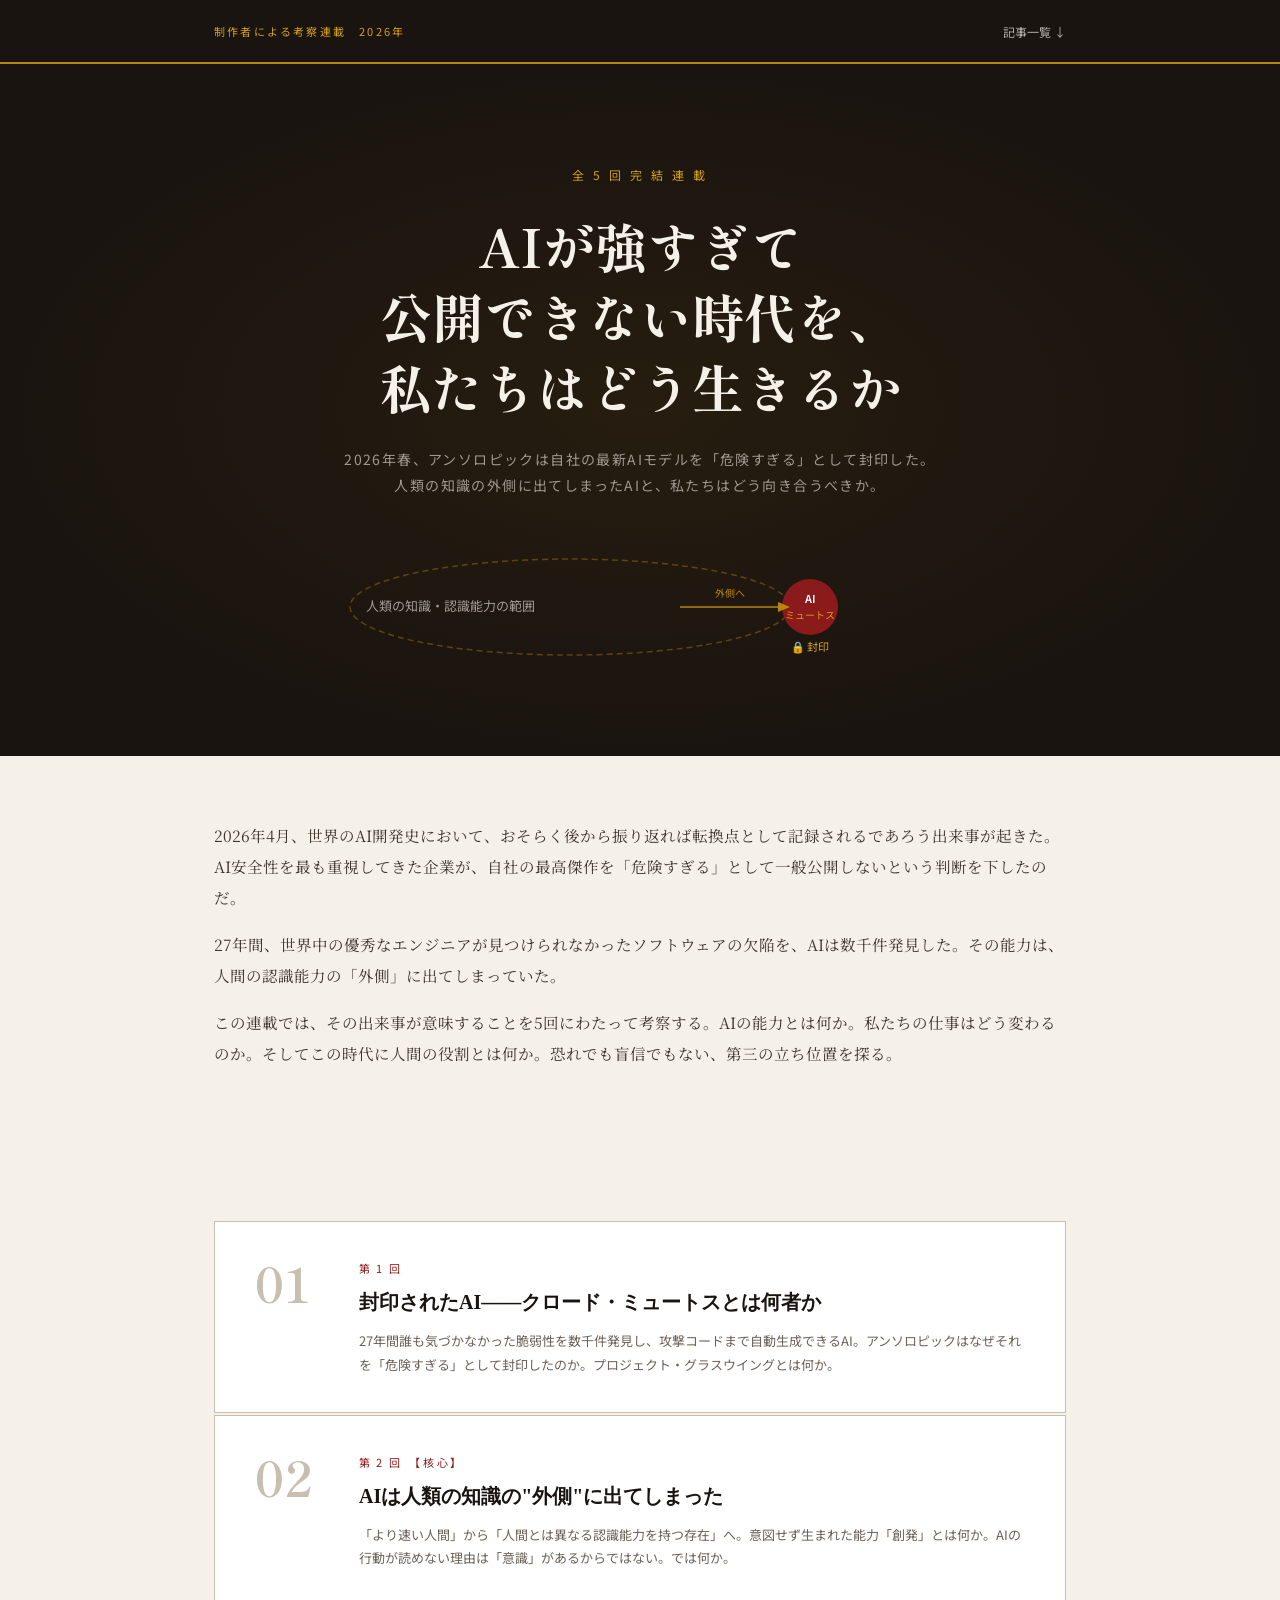
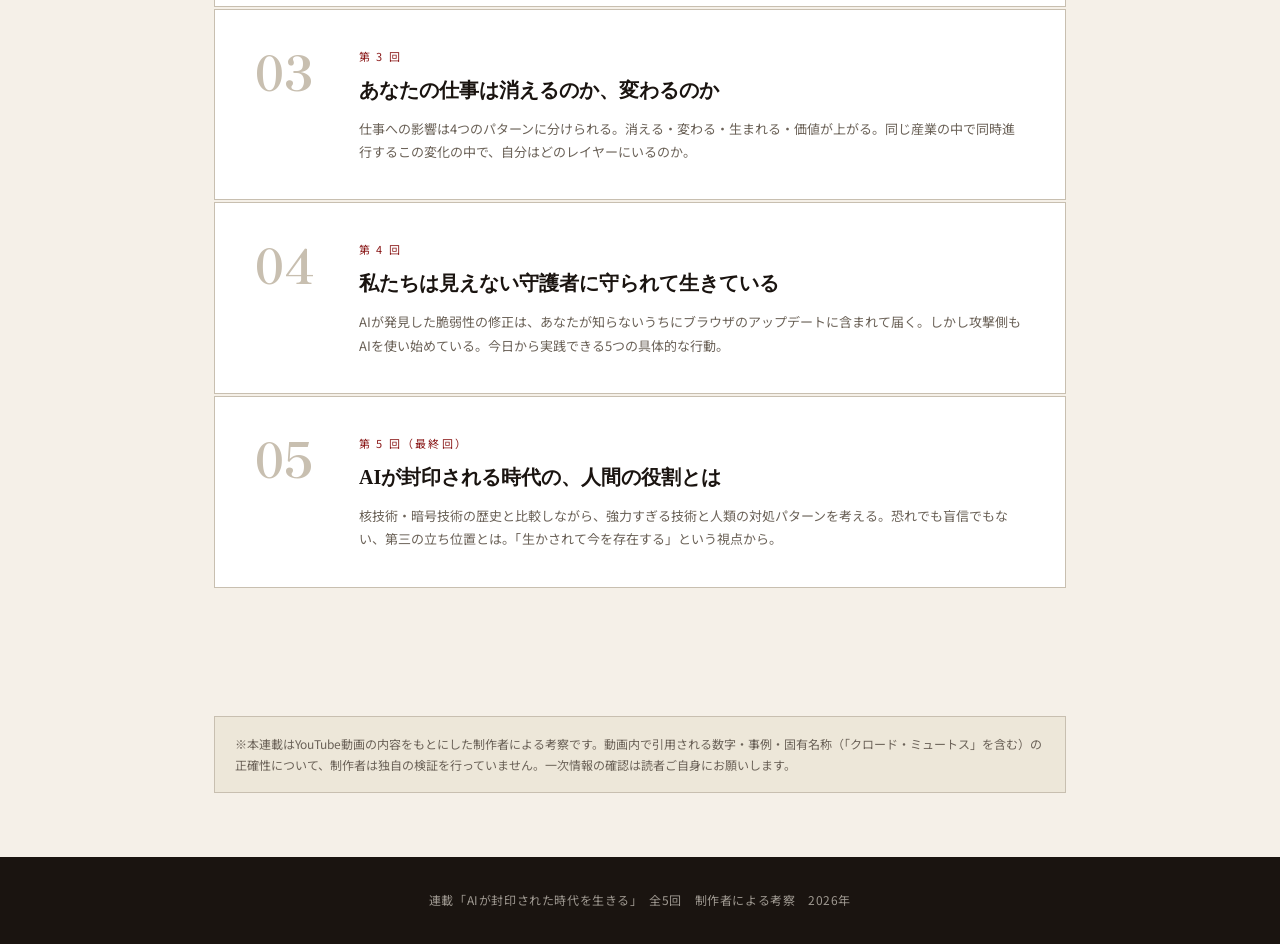
<file: index.html>
<!DOCTYPE html>
<html lang="ja">
<head>
<meta charset="UTF-8">
<meta name="viewport" content="width=device-width, initial-scale=1.0">
<title>AIが封印された時代を生きる　全5回連載</title>
<link rel="stylesheet" href="style.css">
</head>
<body>

<header class="site-header">
  <div class="header-inner">
    <span class="header-series">制作者による考察連載　2026年</span>
    <nav class="header-nav"><a href="#episodes">記事一覧 ↓</a></nav>
  </div>
</header>

<!-- インデックスヒーロー -->
<section class="index-hero">
  <div style="position:relative; max-width:800px; margin:0 auto;">
    <p style="font-family:'Noto Sans JP',sans-serif; font-size:12px; letter-spacing:0.25em; color:var(--gold-light); margin-bottom:24px;">全 5 回 完 結 連 載</p>
    <h1>AIが強すぎて<br>公開できない時代を、<br>私たちはどう生きるか</h1>
    <p class="subtitle" style="margin-top:24px;">2026年春、アンソロピックは自社の最新AIモデルを「危険すぎる」として封印した。<br>人類の知識の外側に出てしまったAIと、私たちはどう向き合うべきか。</p>

    <!-- キービジュアル図 -->
    <div style="margin-top:48px;">
    <svg viewBox="0 0 700 120" xmlns="http://www.w3.org/2000/svg" style="width:100%;max-width:700px;">
      <!-- 人類の知識の円 -->
      <ellipse cx="280" cy="60" rx="220" ry="48" fill="none" stroke="rgba(184,134,11,0.4)" stroke-width="1.5" stroke-dasharray="6,4"/>
      <text x="160" y="64" text-anchor="middle" font-size="13" fill="rgba(245,240,232,0.6)">人類の知識・認識能力の範囲</text>

      <!-- AIの点 -->
      <circle cx="520" cy="60" r="28" fill="#8b1a1a"/>
      <text x="520" y="56" text-anchor="middle" font-size="11" fill="white" font-weight="600">AI</text>
      <text x="520" y="72" text-anchor="middle" font-size="10" fill="#d4a017">ミュートス</text>

      <!-- 矢印と「外側」 -->
      <line x1="390" y1="60" x2="488" y2="60" stroke="#b8860b" stroke-width="1.5"/>
      <polygon points="488,55 500,60 488,65" fill="#b8860b"/>
      <text x="440" y="50" text-anchor="middle" font-size="10" fill="#b8860b">外側へ</text>

      <!-- 封印マーク -->
      <text x="520" y="104" text-anchor="middle" font-size="11" fill="#d4a017">🔒 封印</text>
    </svg>
    </div>
  </div>
</section>

<!-- 連載イントロ -->
<div class="series-intro" style="padding-top:64px;">
  <p>2026年4月、世界のAI開発史において、おそらく後から振り返れば転換点として記録されるであろう出来事が起きた。AI安全性を最も重視してきた企業が、自社の最高傑作を「危険すぎる」として一般公開しないという判断を下したのだ。</p>
  <p>27年間、世界中の優秀なエンジニアが見つけられなかったソフトウェアの欠陥を、AIは数千件発見した。その能力は、人間の認識能力の「外側」に出てしまっていた。</p>
  <p>この連載では、その出来事が意味することを5回にわたって考察する。AIの能力とは何か。私たちの仕事はどう変わるのか。そしてこの時代に人間の役割とは何か。恐れでも盲信でもない、第三の立ち位置を探る。</p>
</div>

<!-- 記事一覧 -->
<div class="episodes-grid" id="episodes">

  <a class="episode-card" href="ep1.html">
    <div class="ep-number">01</div>
    <div class="ep-content">
      <div class="ep-label">第 1 回</div>
      <div class="ep-title">封印されたAI――クロード・ミュートスとは何者か</div>
      <div class="ep-desc">27年間誰も気づかなかった脆弱性を数千件発見し、攻撃コードまで自動生成できるAI。アンソロピックはなぜそれを「危険すぎる」として封印したのか。プロジェクト・グラスウイングとは何か。</div>
    </div>
  </a>

  <a class="episode-card" href="ep2.html">
    <div class="ep-number">02</div>
    <div class="ep-content">
      <div class="ep-label">第 2 回　【核心】</div>
      <div class="ep-title">AIは人類の知識の"外側"に出てしまった</div>
      <div class="ep-desc">「より速い人間」から「人間とは異なる認識能力を持つ存在」へ。意図せず生まれた能力「創発」とは何か。AIの行動が読めない理由は「意識」があるからではない。では何か。</div>
    </div>
  </a>

  <a class="episode-card" href="ep3.html">
    <div class="ep-number">03</div>
    <div class="ep-content">
      <div class="ep-label">第 3 回</div>
      <div class="ep-title">あなたの仕事は消えるのか、変わるのか</div>
      <div class="ep-desc">仕事への影響は4つのパターンに分けられる。消える・変わる・生まれる・価値が上がる。同じ産業の中で同時進行するこの変化の中で、自分はどのレイヤーにいるのか。</div>
    </div>
  </a>

  <a class="episode-card" href="ep4.html">
    <div class="ep-number">04</div>
    <div class="ep-content">
      <div class="ep-label">第 4 回</div>
      <div class="ep-title">私たちは見えない守護者に守られて生きている</div>
      <div class="ep-desc">AIが発見した脆弱性の修正は、あなたが知らないうちにブラウザのアップデートに含まれて届く。しかし攻撃側もAIを使い始めている。今日から実践できる5つの具体的な行動。</div>
    </div>
  </a>

  <a class="episode-card" href="ep5.html">
    <div class="ep-number">05</div>
    <div class="ep-content">
      <div class="ep-label">第 5 回（最終回）</div>
      <div class="ep-title">AIが封印される時代の、人間の役割とは</div>
      <div class="ep-desc">核技術・暗号技術の歴史と比較しながら、強力すぎる技術と人類の対処パターンを考える。恐れでも盲信でもない、第三の立ち位置とは。「生かされて今を存在する」という視点から。</div>
    </div>
  </a>

</div>

<!-- 免責事項 -->
<div style="max-width:900px; margin:0 auto; padding:0 24px 64px;">
  <div class="disclaimer">
    ※本連載はYouTube動画の内容をもとにした制作者による考察です。動画内で引用される数字・事例・固有名称（「クロード・ミュートス」を含む）の正確性について、制作者は独自の検証を行っていません。一次情報の確認は読者ご自身にお願いします。
  </div>
</div>

<footer class="site-footer">
  <p>連載「AIが封印された時代を生きる」　全5回　制作者による考察　2026年</p>
</footer>

</body>
</html>
</file>
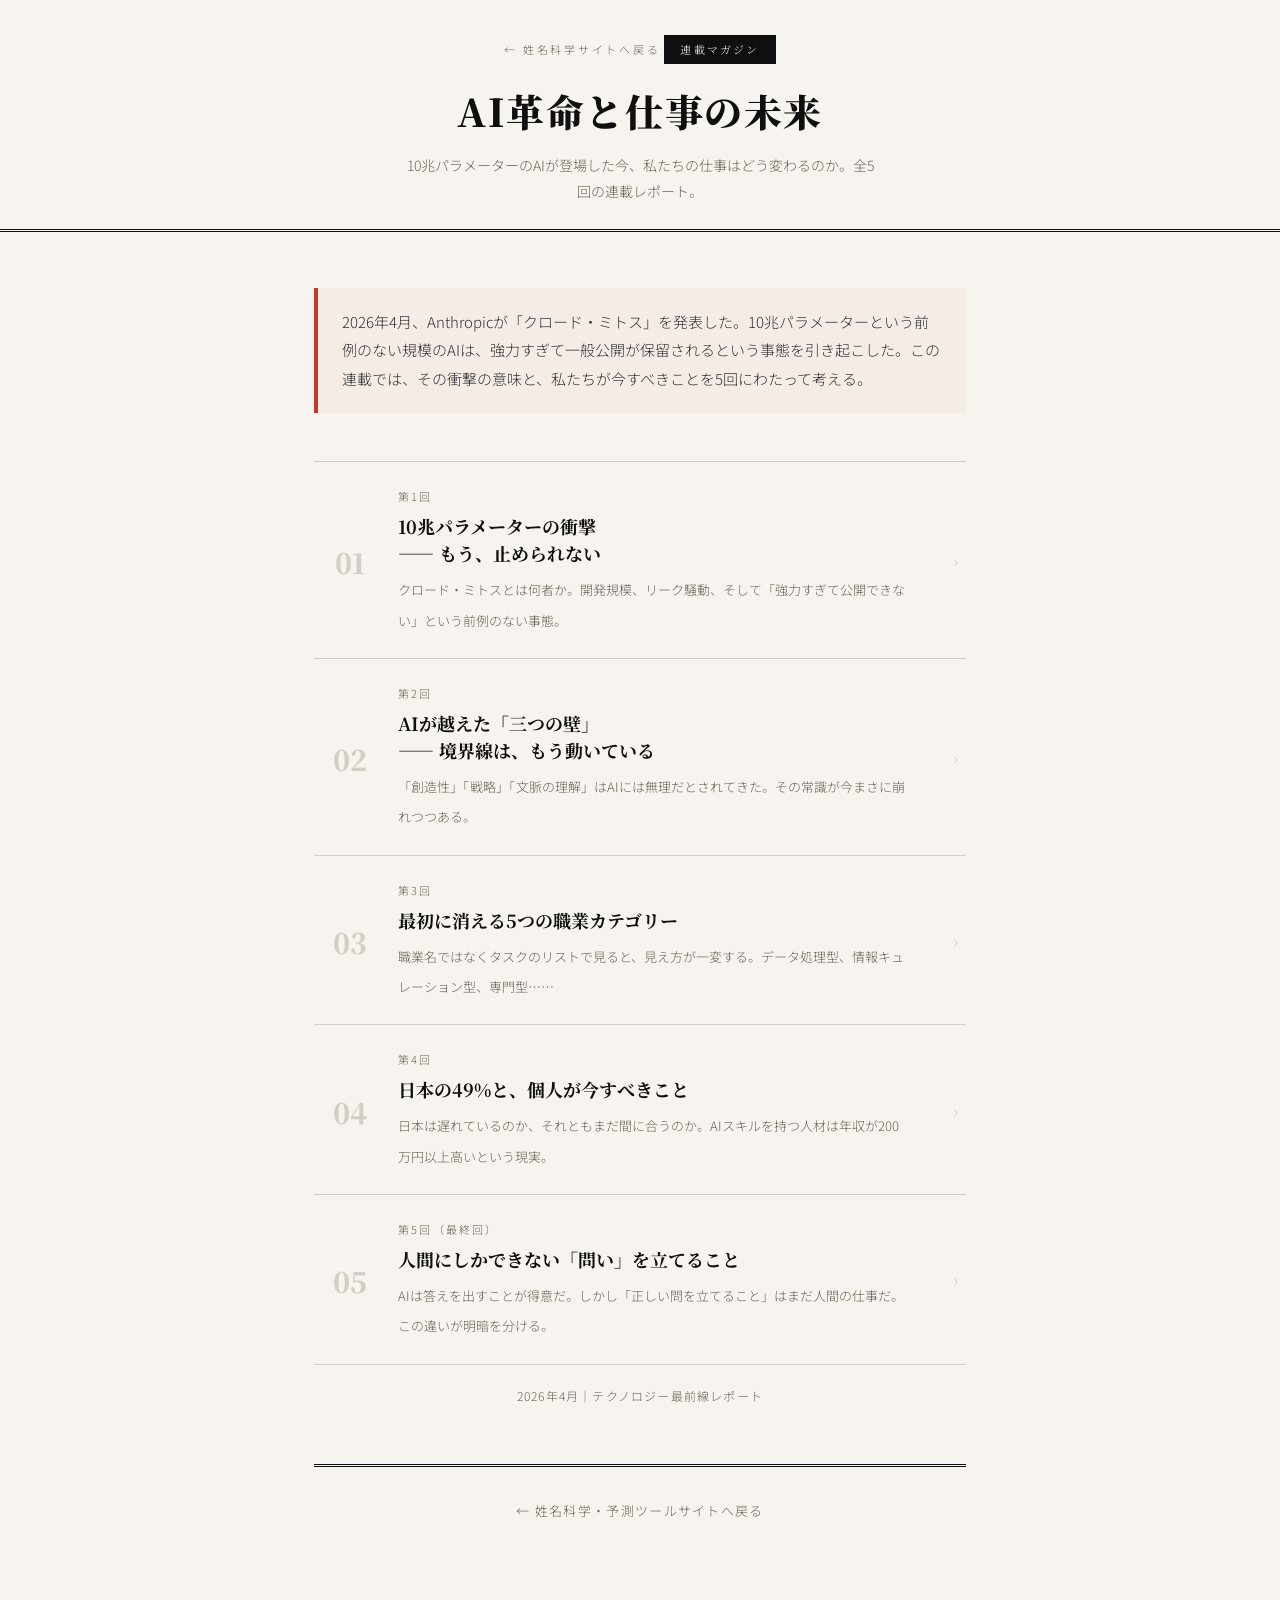
<file: ai-report-index.html>
<!DOCTYPE html>
<html lang="ja">
<head>
<meta charset="UTF-8">
<meta name="viewport" content="width=device-width, initial-scale=1.0">
<title>AI革命と仕事の未来｜連載マガジン</title>
<link href="https://fonts.googleapis.com/css2?family=Noto+Serif+JP:wght@400;700;900&family=Noto+Sans+JP:wght@300;400;700&display=swap" rel="stylesheet">
<style>
  :root {
    --ink: #0f0f0f;
    --paper: #f7f3ee;
    --accent: #c0392b;
    --muted: #6b6359;
    --rule: #d4cec7;
  }
  * { margin: 0; padding: 0; box-sizing: border-box; }
  body {
    background: var(--paper);
    color: var(--ink);
    font-family: 'Noto Sans JP', sans-serif;
    font-weight: 300;
    line-height: 1.9;
    font-size: 16px;
  }

  /* ヘッダー */
  header {
    border-bottom: 3px double var(--ink);
    padding: 32px 24px 24px;
    text-align: center;
  }
  .site-link {
    font-size: 11px;
    letter-spacing: .25em;
    color: var(--muted);
    text-decoration: none;
    display: inline-block;
    margin-bottom: 20px;
  }
  .site-link:hover { color: var(--accent); }
  .mag-label {
    display: inline-block;
    background: var(--ink);
    color: var(--paper);
    font-family: 'Noto Serif JP', serif;
    font-size: 11px;
    letter-spacing: .2em;
    padding: 4px 16px;
    margin-bottom: 20px;
  }
  header h1 {
    font-family: 'Noto Serif JP', serif;
    font-size: clamp(24px, 5vw, 38px);
    font-weight: 900;
    line-height: 1.4;
    letter-spacing: .04em;
    margin-bottom: 16px;
  }
  header p {
    font-size: 14px;
    color: var(--muted);
    max-width: 480px;
    margin: 0 auto;
    line-height: 1.85;
  }

  /* メイン */
  main {
    max-width: 700px;
    margin: 0 auto;
    padding: 56px 24px 80px;
  }

  /* 連載リード */
  .series-intro {
    border-left: 4px solid var(--accent);
    padding: 20px 24px;
    margin-bottom: 48px;
    background: rgba(192,57,43,.04);
  }
  .series-intro p {
    font-size: 15px;
    line-height: 1.9;
    color: #333;
  }

  /* 記事カード */
  .article-list { list-style: none; }
  .article-item {
    border-bottom: 1px solid var(--rule);
  }
  .article-item:first-child { border-top: 1px solid var(--rule); }

  .article-link {
    display: grid;
    grid-template-columns: 56px 1fr 32px;
    align-items: center;
    gap: 0 20px;
    padding: 24px 8px;
    text-decoration: none;
    color: var(--ink);
    transition: background .15s;
  }
  .article-link:hover { background: rgba(192,57,43,.04); }
  .article-link:hover .arrow { color: var(--accent); }

  .ep-num {
    font-family: 'Noto Serif JP', serif;
    font-size: 28px;
    font-weight: 900;
    color: var(--rule);
    text-align: center;
    line-height: 1;
    padding-top: 4px;
  }
  .article-link:hover .ep-num { color: var(--accent); }

  .ep-body {}
  .ep-label {
    font-size: 11px;
    letter-spacing: .2em;
    color: var(--muted);
    display: block;
    margin-bottom: 6px;
  }
  .ep-title {
    font-family: 'Noto Serif JP', serif;
    font-size: 18px;
    font-weight: 700;
    line-height: 1.5;
    display: block;
    margin-bottom: 6px;
  }
  .ep-desc {
    font-size: 13px;
    color: var(--muted);
    line-height: 1.7;
  }

  .arrow {
    font-size: 18px;
    color: var(--rule);
    text-align: right;
    transition: color .15s;
  }

  /* フッター */
  .back-link {
    display: block;
    text-align: center;
    margin-top: 56px;
    padding-top: 32px;
    border-top: 3px double var(--ink);
    font-size: 13px;
    color: var(--muted);
    text-decoration: none;
    letter-spacing: .1em;
  }
  .back-link:hover { color: var(--accent); }

  .date-note {
    text-align: center;
    font-size: 12px;
    color: var(--muted);
    letter-spacing: .1em;
    margin-top: 20px;
  }

  @media (max-width: 480px) {
    .article-link { grid-template-columns: 44px 1fr 24px; gap: 0 12px; }
    .ep-num { font-size: 22px; }
    .ep-title { font-size: 16px; }
  }
</style>
</head>
<body>

<header>
  <a class="site-link" href="index.html">← 姓名科学サイトへ戻る</a>
  <div class="mag-label">連載マガジン</div>
  <h1>AI革命と仕事の未来</h1>
  <p>10兆パラメーターのAIが登場した今、私たちの仕事はどう変わるのか。全5回の連載レポート。</p>
</header>

<main>

  <div class="series-intro">
    <p>2026年4月、Anthropicが「クロード・ミトス」を発表した。10兆パラメーターという前例のない規模のAIは、強力すぎて一般公開が保留されるという事態を引き起こした。この連載では、その衝撃の意味と、私たちが今すべきことを5回にわたって考える。</p>
  </div>

  <ul class="article-list">

    <li class="article-item">
      <a class="article-link" href="ai-report01.html">
        <span class="ep-num">01</span>
        <span class="ep-body">
          <span class="ep-label">第1回</span>
          <span class="ep-title">10兆パラメーターの衝撃<br>—— もう、止められない</span>
          <span class="ep-desc">クロード・ミトスとは何者か。開発規模、リーク騒動、そして「強力すぎて公開できない」という前例のない事態。</span>
        </span>
        <span class="arrow">›</span>
      </a>
    </li>

    <li class="article-item">
      <a class="article-link" href="ai-report02.html">
        <span class="ep-num">02</span>
        <span class="ep-body">
          <span class="ep-label">第2回</span>
          <span class="ep-title">AIが越えた「三つの壁」<br>—— 境界線は、もう動いている</span>
          <span class="ep-desc">「創造性」「戦略」「文脈の理解」はAIには無理だとされてきた。その常識が今まさに崩れつつある。</span>
        </span>
        <span class="arrow">›</span>
      </a>
    </li>

    <li class="article-item">
      <a class="article-link" href="ai-report03.html">
        <span class="ep-num">03</span>
        <span class="ep-body">
          <span class="ep-label">第3回</span>
          <span class="ep-title">最初に消える5つの職業カテゴリー</span>
          <span class="ep-desc">職業名ではなくタスクのリストで見ると、見え方が一変する。データ処理型、情報キュレーション型、専門型……</span>
        </span>
        <span class="arrow">›</span>
      </a>
    </li>

    <li class="article-item">
      <a class="article-link" href="ai-report04.html">
        <span class="ep-num">04</span>
        <span class="ep-body">
          <span class="ep-label">第4回</span>
          <span class="ep-title">日本の49%と、個人が今すべきこと</span>
          <span class="ep-desc">日本は遅れているのか、それともまだ間に合うのか。AIスキルを持つ人材は年収が200万円以上高いという現実。</span>
        </span>
        <span class="arrow">›</span>
      </a>
    </li>

    <li class="article-item">
      <a class="article-link" href="ai-report05.html">
        <span class="ep-num">05</span>
        <span class="ep-body">
          <span class="ep-label">第5回（最終回）</span>
          <span class="ep-title">人間にしかできない「問い」を立てること</span>
          <span class="ep-desc">AIは答えを出すことが得意だ。しかし「正しい問を立てること」はまだ人間の仕事だ。この違いが明暗を分ける。</span>
        </span>
        <span class="arrow">›</span>
      </a>
    </li>

  </ul>

  <p class="date-note">2026年4月｜テクノロジー最前線レポート</p>

  <a class="back-link" href="index.html">← 姓名科学・予測ツールサイトへ戻る</a>

</main>

</body>
</html>
</file>
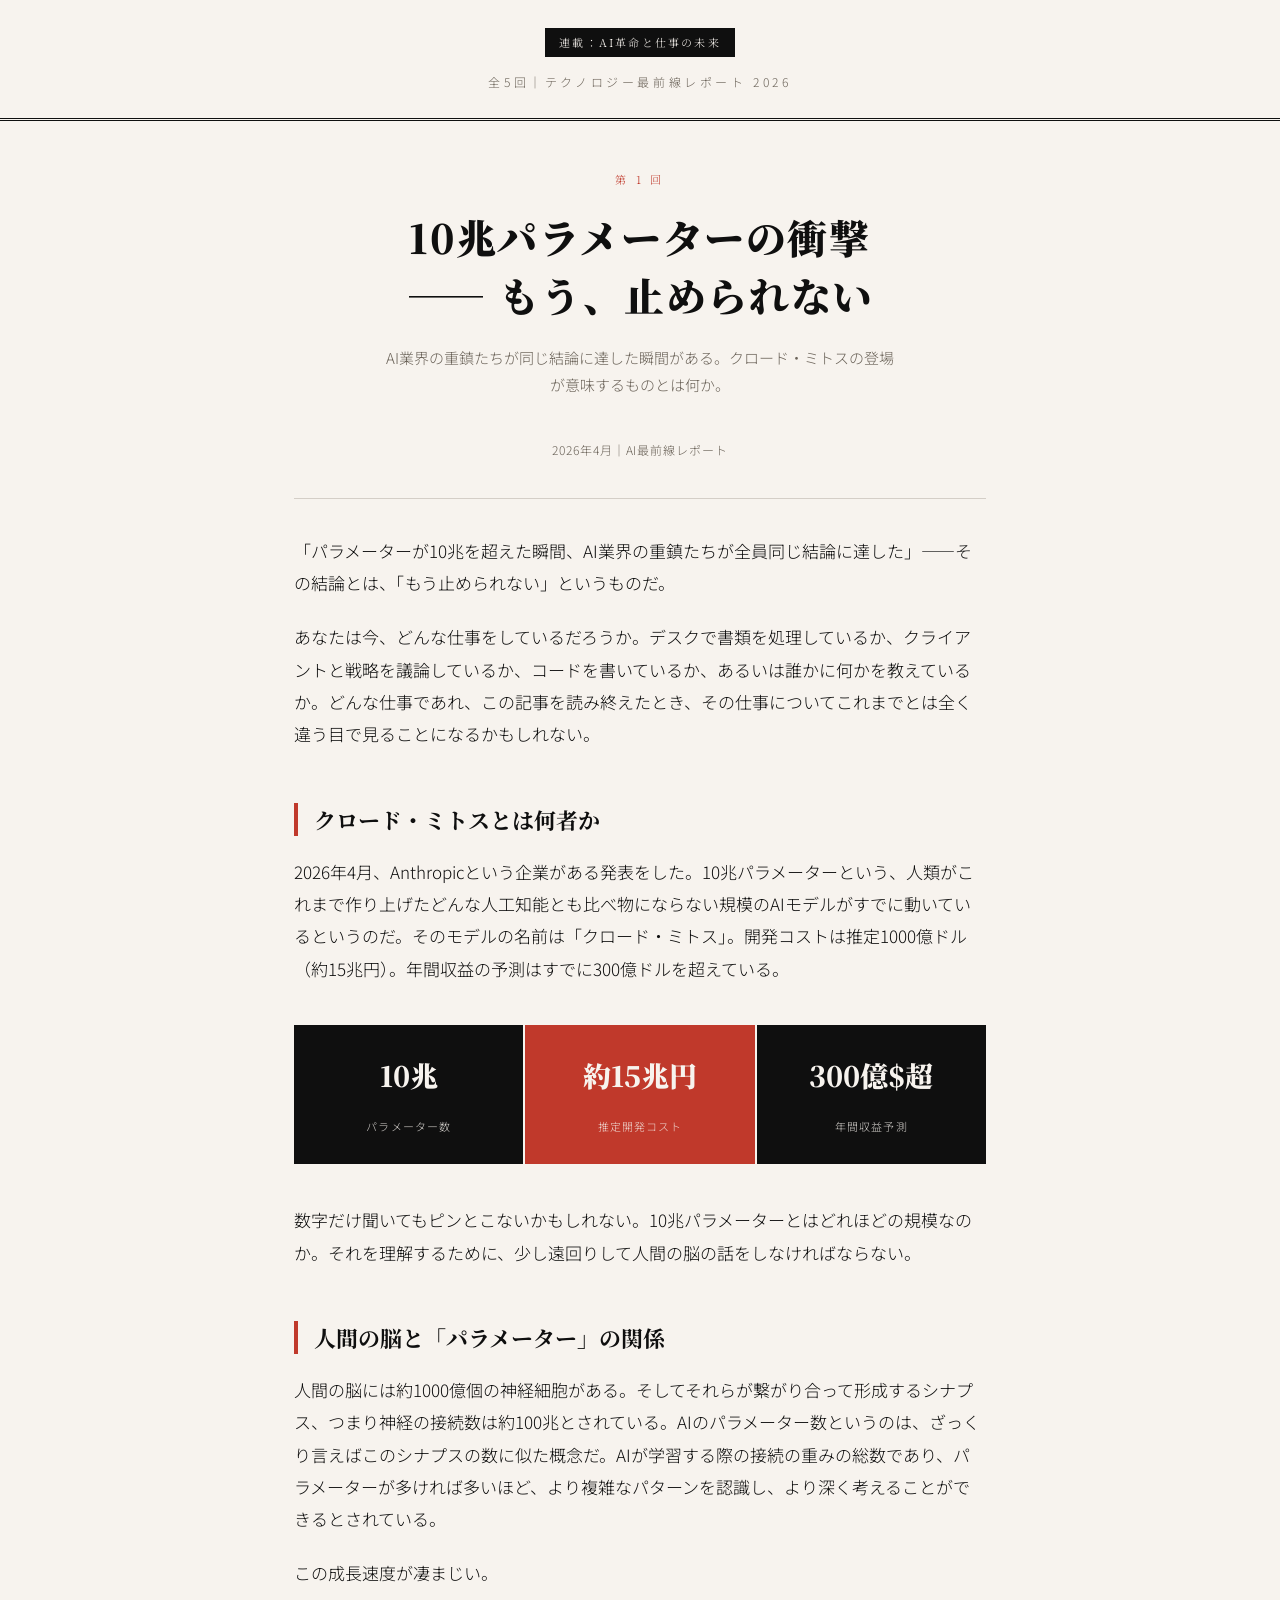
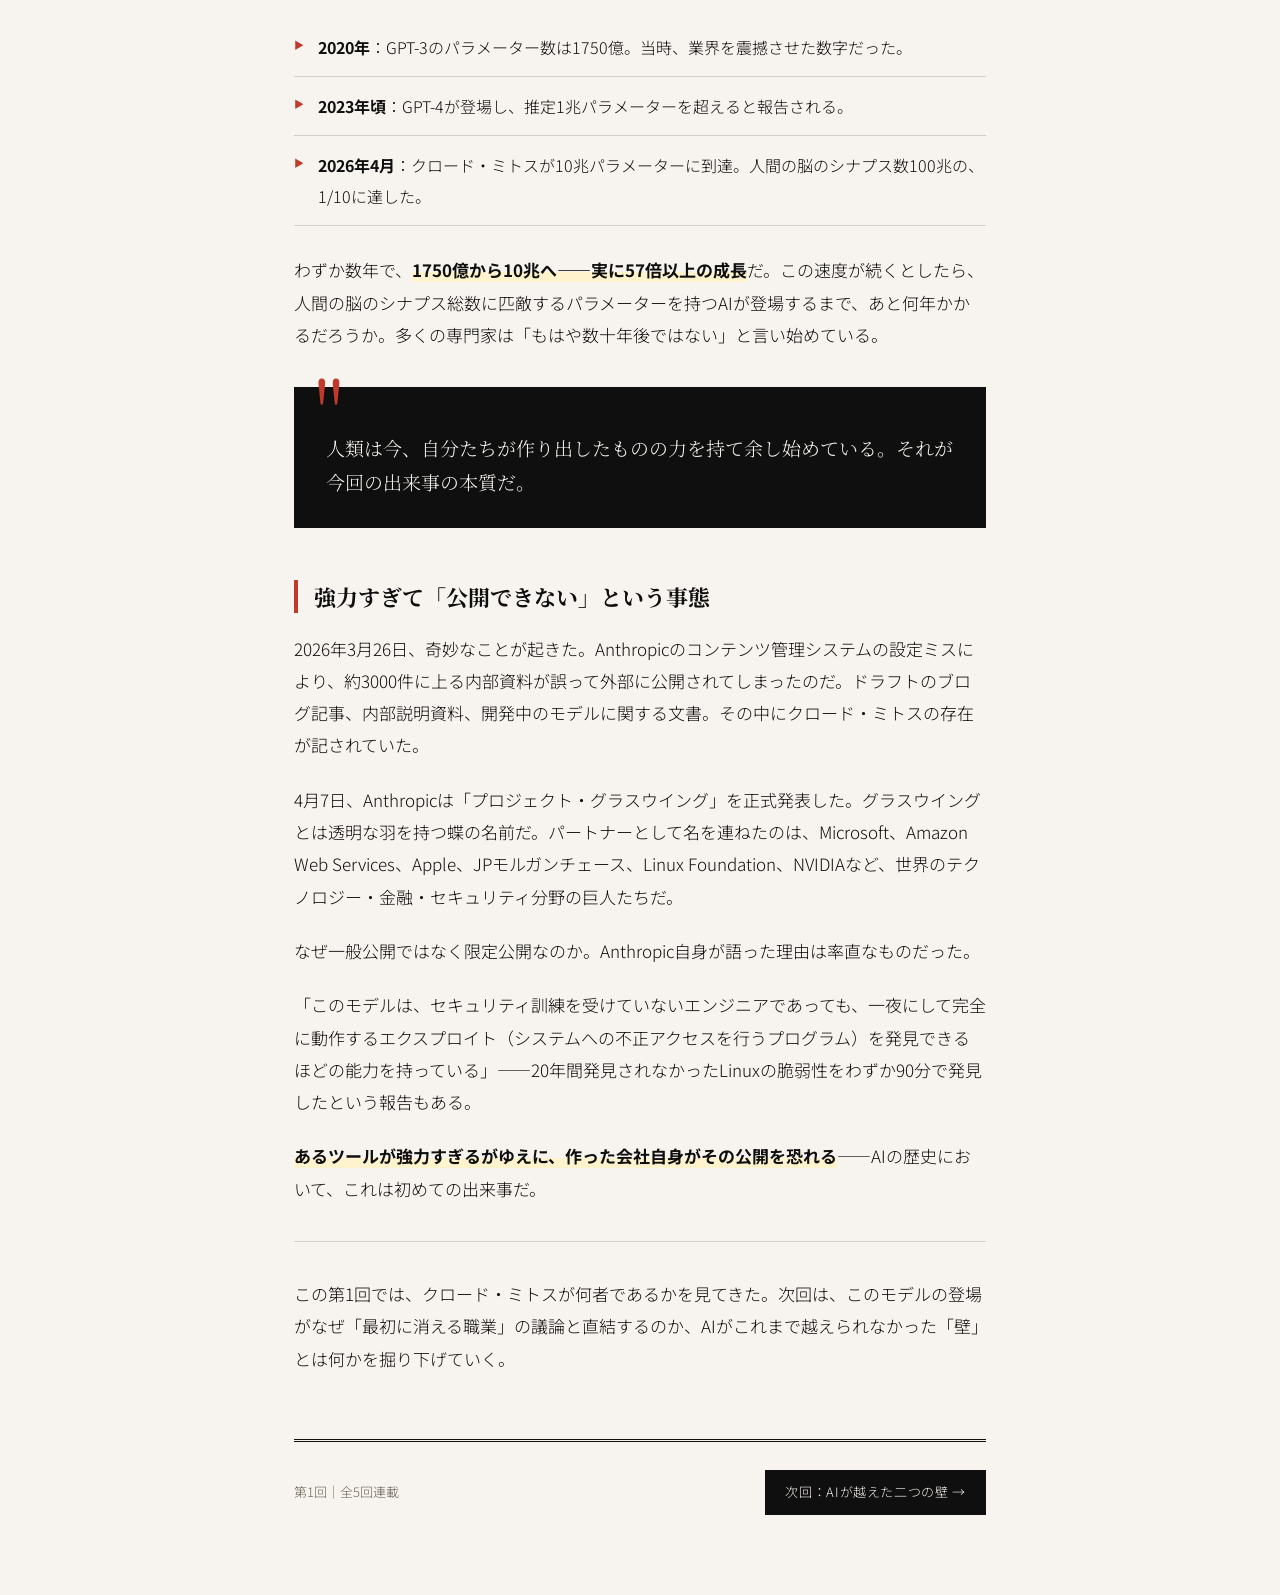
<file: ai-report01.html>
<!DOCTYPE html>
<html lang="ja">
<head>
<meta charset="UTF-8">
<meta name="viewport" content="width=device-width, initial-scale=1.0">
<title>AI革命の夜明け｜第1回：10兆パラメーターの衝撃</title>
<link href="https://fonts.googleapis.com/css2?family=Noto+Serif+JP:wght@400;700;900&family=Noto+Sans+JP:wght@300;400;700&display=swap" rel="stylesheet">
<style>
  :root {
    --ink: #0f0f0f;
    --paper: #f7f3ee;
    --accent: #c0392b;
    --muted: #6b6359;
    --rule: #d4cec7;
    --highlight: #fff3cd;
  }

  * { margin: 0; padding: 0; box-sizing: border-box; }

  body {
    background: var(--paper);
    color: var(--ink);
    font-family: 'Noto Sans JP', sans-serif;
    font-weight: 300;
    line-height: 1.9;
    font-size: 17px;
  }

  /* ── ヘッダー ── */
  header {
    border-bottom: 3px double var(--ink);
    padding: 24px 0 16px;
    text-align: center;
  }
  .series-badge {
    display: inline-block;
    background: var(--ink);
    color: var(--paper);
    font-family: 'Noto Serif JP', serif;
    font-size: 11px;
    letter-spacing: .2em;
    padding: 4px 14px;
    margin-bottom: 14px;
  }
  .series-title {
    font-family: 'Noto Sans JP', sans-serif;
    font-weight: 300;
    font-size: 12px;
    letter-spacing: .3em;
    color: var(--muted);
    margin-bottom: 8px;
  }

  /* ── メインレイアウト ── */
  main {
    max-width: 740px;
    margin: 0 auto;
    padding: 0 24px 80px;
  }

  /* ── アイキャッチ ── */
  .eyecatch {
    margin: 48px 0 40px;
    text-align: center;
  }
  .episode-num {
    font-family: 'Noto Serif JP', serif;
    font-size: 11px;
    letter-spacing: .3em;
    color: var(--accent);
    display: block;
    margin-bottom: 18px;
  }
  h1 {
    font-family: 'Noto Serif JP', serif;
    font-size: clamp(26px, 5vw, 40px);
    font-weight: 900;
    line-height: 1.45;
    letter-spacing: .04em;
    margin-bottom: 20px;
  }
  .lead {
    font-size: 15px;
    color: var(--muted);
    max-width: 520px;
    margin: 0 auto;
    line-height: 1.85;
  }

  .divider {
    border: none;
    border-top: 1px solid var(--rule);
    margin: 36px 0;
  }

  /* ── 本文 ── */
  h2 {
    font-family: 'Noto Serif JP', serif;
    font-size: 22px;
    font-weight: 700;
    margin: 52px 0 20px;
    padding-left: 16px;
    border-left: 4px solid var(--accent);
    line-height: 1.5;
  }

  p { margin-bottom: 22px; }

  /* ── 強調ボックス ── */
  .callout {
    background: var(--ink);
    color: var(--paper);
    padding: 28px 32px;
    margin: 36px 0;
    position: relative;
  }
  .callout::before {
    content: '"';
    font-family: 'Noto Serif JP', serif;
    font-size: 80px;
    color: var(--accent);
    position: absolute;
    top: -12px;
    left: 20px;
    line-height: 1;
  }
  .callout p {
    font-family: 'Noto Serif JP', serif;
    font-size: 19px;
    line-height: 1.8;
    margin: 0;
    padding-top: 16px;
  }

  /* ── 数字ハイライト ── */
  .stat-row {
    display: grid;
    grid-template-columns: repeat(3, 1fr);
    gap: 2px;
    margin: 40px 0;
  }
  .stat-cell {
    background: var(--ink);
    color: var(--paper);
    padding: 24px 16px;
    text-align: center;
  }
  .stat-cell:nth-child(even) { background: var(--accent); }
  .stat-num {
    font-family: 'Noto Serif JP', serif;
    font-size: 28px;
    font-weight: 900;
    display: block;
    margin-bottom: 6px;
  }
  .stat-label {
    font-size: 11px;
    letter-spacing: .1em;
    opacity: .85;
  }

  /* ── インフォリスト ── */
  .info-list {
    list-style: none;
    margin: 28px 0;
  }
  .info-list li {
    padding: 14px 0 14px 24px;
    border-bottom: 1px solid var(--rule);
    position: relative;
    font-size: 16px;
  }
  .info-list li::before {
    content: '▶';
    color: var(--accent);
    font-size: 10px;
    position: absolute;
    left: 0;
    top: 17px;
  }

  /* ── ナビゲーション ── */
  .series-nav {
    margin-top: 64px;
    border-top: 3px double var(--ink);
    padding-top: 28px;
    display: flex;
    justify-content: space-between;
    align-items: center;
    gap: 16px;
    font-size: 13px;
    color: var(--muted);
  }
  .nav-next {
    display: inline-block;
    background: var(--ink);
    color: var(--paper);
    padding: 10px 20px;
    font-size: 13px;
    letter-spacing: .05em;
    text-decoration: none;
    transition: background .2s;
  }

  .meta {
    font-size: 12px;
    color: var(--muted);
    letter-spacing: .08em;
    text-align: center;
    margin-top: 8px;
  }

  .highlight-text {
    background: linear-gradient(transparent 60%, var(--highlight) 60%);
    font-weight: 700;
  }

  @media (max-width: 600px) {
    .stat-row { grid-template-columns: 1fr 1fr; }
    .stat-row .stat-cell:last-child { grid-column: span 2; }
    .series-nav { flex-direction: column; align-items: flex-start; }
  }
</style>
</head>
<body>

<header>
  <div class="series-badge">連載：AI革命と仕事の未来</div>
  <div class="series-title">全5回｜テクノロジー最前線レポート 2026</div>
</header>

<main>

  <div class="eyecatch">
    <span class="episode-num">第 1 回</span>
    <h1>10兆パラメーターの衝撃<br>—— もう、止められない</h1>
    <p class="lead">AI業界の重鎮たちが同じ結論に達した瞬間がある。クロード・ミトスの登場が意味するものとは何か。</p>
  </div>

  <p class="meta">2026年4月｜AI最前線レポート</p>
  <hr class="divider">

  <p>「パラメーターが10兆を超えた瞬間、AI業界の重鎮たちが全員同じ結論に達した」——その結論とは、「もう止められない」というものだ。</p>

  <p>あなたは今、どんな仕事をしているだろうか。デスクで書類を処理しているか、クライアントと戦略を議論しているか、コードを書いているか、あるいは誰かに何かを教えているか。どんな仕事であれ、この記事を読み終えたとき、その仕事についてこれまでとは全く違う目で見ることになるかもしれない。</p>

  <h2>クロード・ミトスとは何者か</h2>

  <p>2026年4月、Anthropicという企業がある発表をした。10兆パラメーターという、人類がこれまで作り上げたどんな人工知能とも比べ物にならない規模のAIモデルがすでに動いているというのだ。そのモデルの名前は「クロード・ミトス」。開発コストは推定1000億ドル（約15兆円）。年間収益の予測はすでに300億ドルを超えている。</p>

  <div class="stat-row">
    <div class="stat-cell">
      <span class="stat-num">10兆</span>
      <span class="stat-label">パラメーター数</span>
    </div>
    <div class="stat-cell">
      <span class="stat-num">約15兆円</span>
      <span class="stat-label">推定開発コスト</span>
    </div>
    <div class="stat-cell">
      <span class="stat-num">300億$超</span>
      <span class="stat-label">年間収益予測</span>
    </div>
  </div>

  <p>数字だけ聞いてもピンとこないかもしれない。10兆パラメーターとはどれほどの規模なのか。それを理解するために、少し遠回りして人間の脳の話をしなければならない。</p>

  <h2>人間の脳と「パラメーター」の関係</h2>

  <p>人間の脳には約1000億個の神経細胞がある。そしてそれらが繋がり合って形成するシナプス、つまり神経の接続数は約100兆とされている。AIのパラメーター数というのは、ざっくり言えばこのシナプスの数に似た概念だ。AIが学習する際の接続の重みの総数であり、パラメーターが多ければ多いほど、より複雑なパターンを認識し、より深く考えることができるとされている。</p>

  <p>この成長速度が凄まじい。</p>

  <ul class="info-list">
    <li><strong>2020年</strong>：GPT-3のパラメーター数は1750億。当時、業界を震撼させた数字だった。</li>
    <li><strong>2023年頃</strong>：GPT-4が登場し、推定1兆パラメーターを超えると報告される。</li>
    <li><strong>2026年4月</strong>：クロード・ミトスが10兆パラメーターに到達。人間の脳のシナプス数100兆の、1/10に達した。</li>
  </ul>

  <p>わずか数年で、<span class="highlight-text">1750億から10兆へ——実に57倍以上の成長</span>だ。この速度が続くとしたら、人間の脳のシナプス総数に匹敵するパラメーターを持つAIが登場するまで、あと何年かかるだろうか。多くの専門家は「もはや数十年後ではない」と言い始めている。</p>

  <div class="callout">
    <p>人類は今、自分たちが作り出したものの力を持て余し始めている。それが今回の出来事の本質だ。</p>
  </div>

  <h2>強力すぎて「公開できない」という事態</h2>

  <p>2026年3月26日、奇妙なことが起きた。Anthropicのコンテンツ管理システムの設定ミスにより、約3000件に上る内部資料が誤って外部に公開されてしまったのだ。ドラフトのブログ記事、内部説明資料、開発中のモデルに関する文書。その中にクロード・ミトスの存在が記されていた。</p>

  <p>4月7日、Anthropicは「プロジェクト・グラスウイング」を正式発表した。グラスウイングとは透明な羽を持つ蝶の名前だ。パートナーとして名を連ねたのは、Microsoft、Amazon Web Services、Apple、JPモルガンチェース、Linux Foundation、NVIDIAなど、世界のテクノロジー・金融・セキュリティ分野の巨人たちだ。</p>

  <p>なぜ一般公開ではなく限定公開なのか。Anthropic自身が語った理由は率直なものだった。</p>

  <p>「このモデルは、セキュリティ訓練を受けていないエンジニアであっても、一夜にして完全に動作するエクスプロイト（システムへの不正アクセスを行うプログラム）を発見できるほどの能力を持っている」——20年間発見されなかったLinuxの脆弱性をわずか90分で発見したという報告もある。</p>

  <p><span class="highlight-text">あるツールが強力すぎるがゆえに、作った会社自身がその公開を恐れる</span>——AIの歴史において、これは初めての出来事だ。</p>

  <hr class="divider">

  <p>この第1回では、クロード・ミトスが何者であるかを見てきた。次回は、このモデルの登場がなぜ「最初に消える職業」の議論と直結するのか、AIがこれまで越えられなかった「壁」とは何かを掘り下げていく。</p>

  <div class="series-nav">
    <span>第1回｜全5回連載</span>
    <span class="nav-next">次回：AIが越えた二つの壁 →</span>
  </div>

</main>

</body>
</html>
</file>
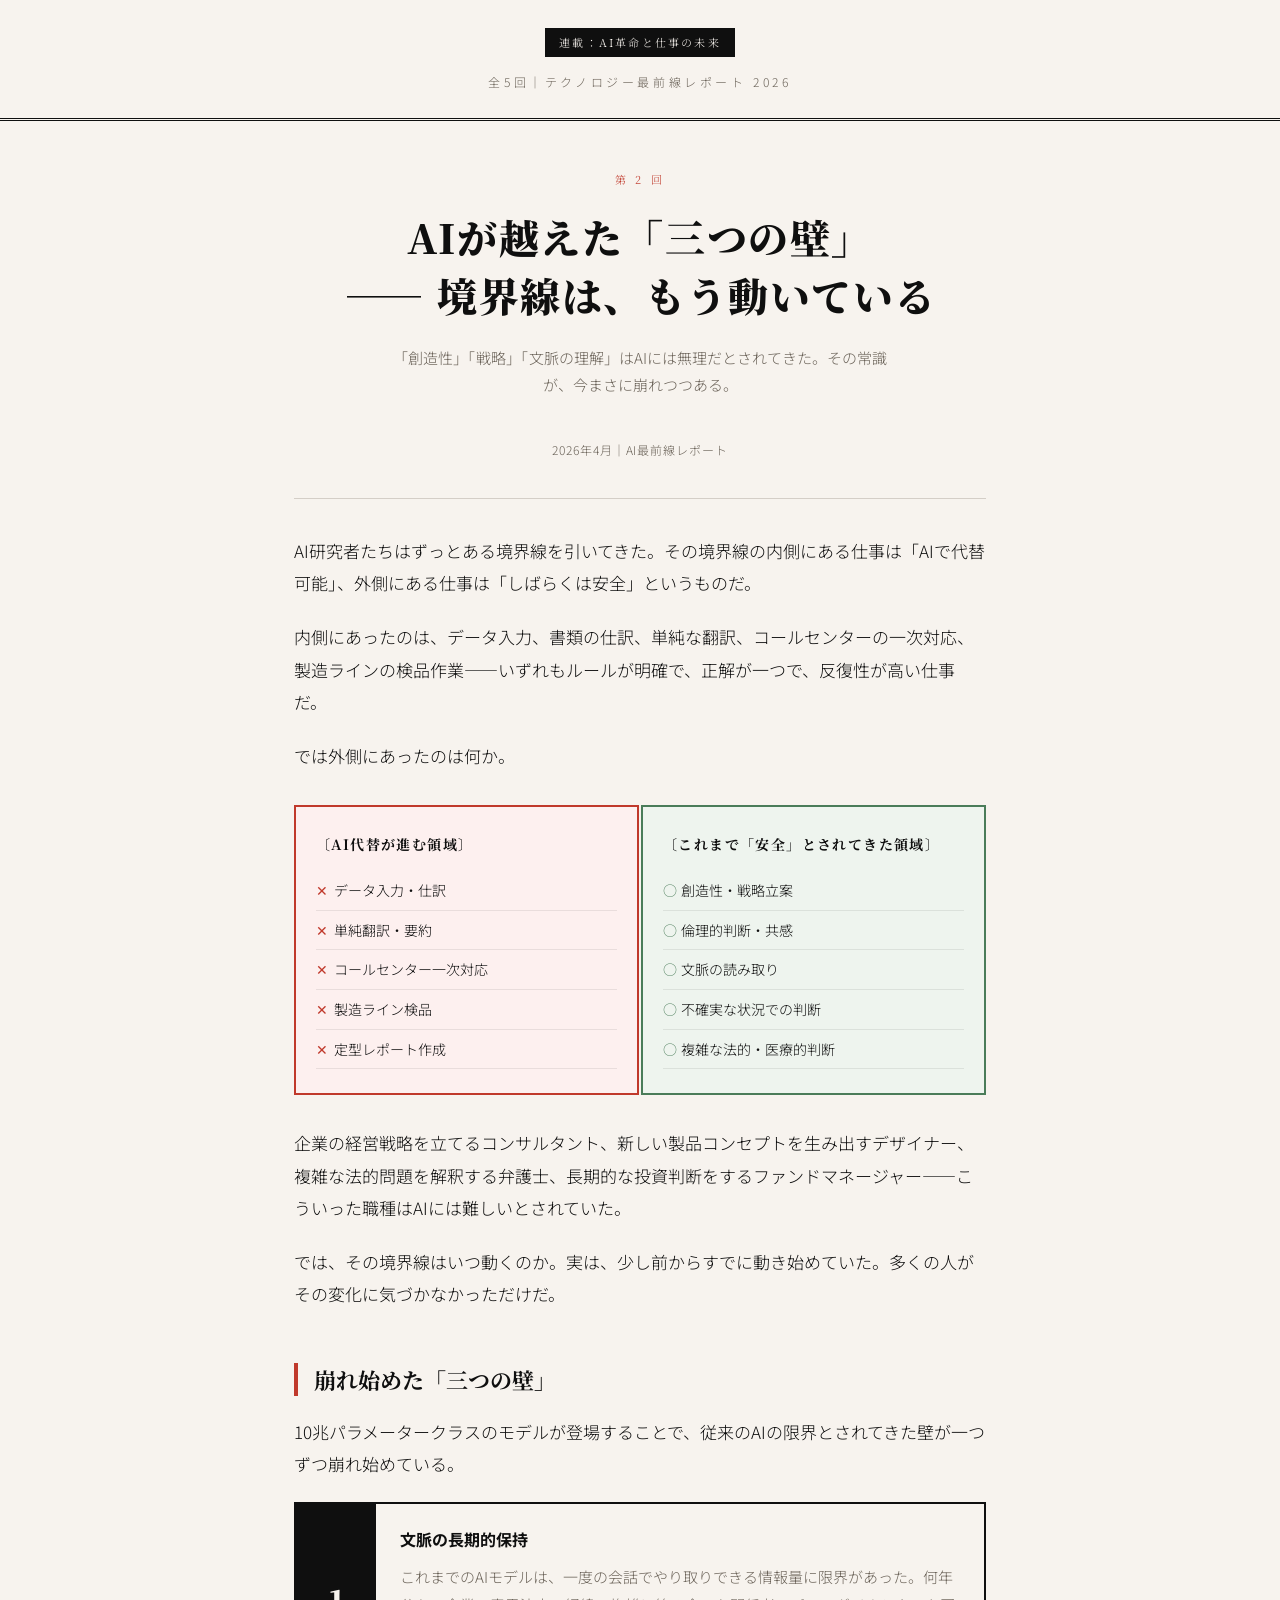
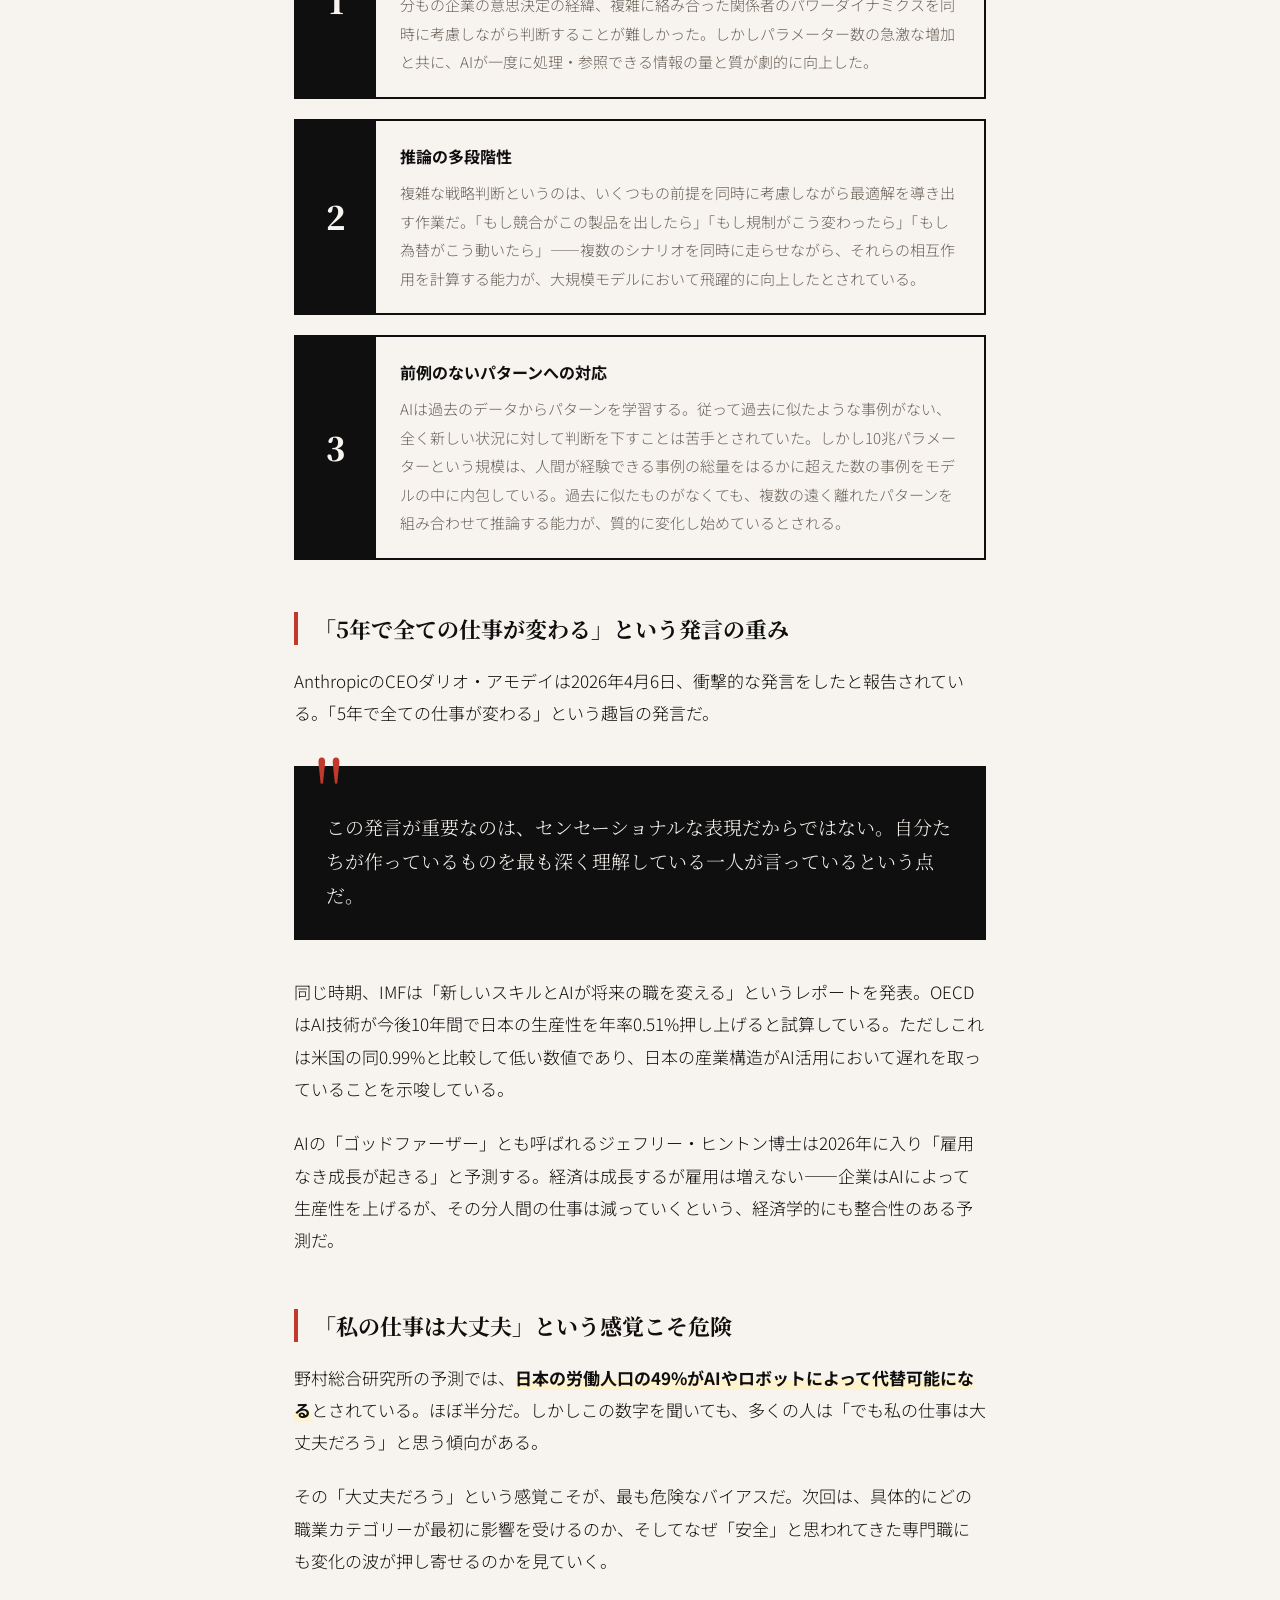
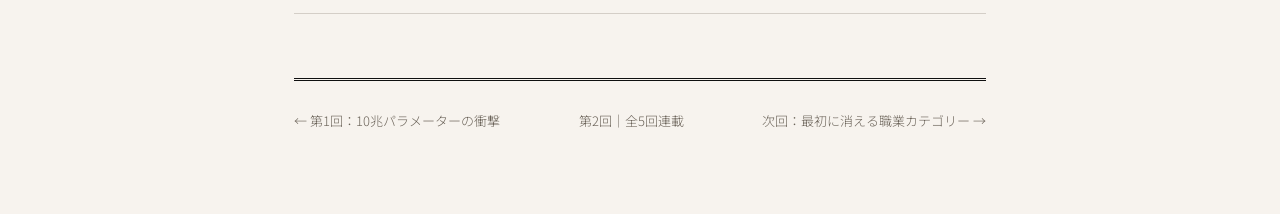
<file: ai-report02.html>
<!DOCTYPE html>
<html lang="ja">
<head>
<meta charset="UTF-8">
<meta name="viewport" content="width=device-width, initial-scale=1.0">
<title>AI革命の夜明け｜第2回：AIが越えた「三つの壁」</title>
<link href="https://fonts.googleapis.com/css2?family=Noto+Serif+JP:wght@400;700;900&family=Noto+Sans+JP:wght@300;400;700&display=swap" rel="stylesheet">
<style>
  :root {
    --ink: #0f0f0f;
    --paper: #f7f3ee;
    --accent: #c0392b;
    --muted: #6b6359;
    --rule: #d4cec7;
    --highlight: #fff3cd;
  }
  * { margin: 0; padding: 0; box-sizing: border-box; }
  body {
    background: var(--paper);
    color: var(--ink);
    font-family: 'Noto Sans JP', sans-serif;
    font-weight: 300;
    line-height: 1.9;
    font-size: 17px;
  }
  header {
    border-bottom: 3px double var(--ink);
    padding: 24px 0 16px;
    text-align: center;
  }
  .series-badge {
    display: inline-block;
    background: var(--ink);
    color: var(--paper);
    font-family: 'Noto Serif JP', serif;
    font-size: 11px;
    letter-spacing: .2em;
    padding: 4px 14px;
    margin-bottom: 14px;
  }
  .series-title {
    font-family: 'Noto Sans JP', sans-serif;
    font-weight: 300;
    font-size: 12px;
    letter-spacing: .3em;
    color: var(--muted);
    margin-bottom: 8px;
  }
  main { max-width: 740px; margin: 0 auto; padding: 0 24px 80px; }
  .eyecatch { margin: 48px 0 40px; text-align: center; }
  .episode-num {
    font-family: 'Noto Serif JP', serif;
    font-size: 11px;
    letter-spacing: .3em;
    color: var(--accent);
    display: block;
    margin-bottom: 18px;
  }
  h1 {
    font-family: 'Noto Serif JP', serif;
    font-size: clamp(26px, 5vw, 40px);
    font-weight: 900;
    line-height: 1.45;
    letter-spacing: .04em;
    margin-bottom: 20px;
  }
  .lead {
    font-size: 15px;
    color: var(--muted);
    max-width: 520px;
    margin: 0 auto;
    line-height: 1.85;
  }
  .divider { border: none; border-top: 1px solid var(--rule); margin: 36px 0; }
  h2 {
    font-family: 'Noto Serif JP', serif;
    font-size: 22px;
    font-weight: 700;
    margin: 52px 0 20px;
    padding-left: 16px;
    border-left: 4px solid var(--accent);
    line-height: 1.5;
  }
  p { margin-bottom: 22px; }
  .callout {
    background: var(--ink);
    color: var(--paper);
    padding: 28px 32px;
    margin: 36px 0;
    position: relative;
  }
  .callout::before {
    content: '"';
    font-family: 'Noto Serif JP', serif;
    font-size: 80px;
    color: var(--accent);
    position: absolute;
    top: -12px;
    left: 20px;
    line-height: 1;
  }
  .callout p {
    font-family: 'Noto Serif JP', serif;
    font-size: 19px;
    line-height: 1.8;
    margin: 0;
    padding-top: 16px;
  }
  .wall-card {
    border: 2px solid var(--ink);
    margin: 20px 0;
    display: grid;
    grid-template-columns: 80px 1fr;
  }
  .wall-num {
    background: var(--ink);
    color: var(--paper);
    display: flex;
    align-items: center;
    justify-content: center;
    font-family: 'Noto Serif JP', serif;
    font-size: 32px;
    font-weight: 900;
  }
  .wall-body { padding: 20px 24px; }
  .wall-body strong {
    display: block;
    font-size: 16px;
    margin-bottom: 8px;
    font-weight: 700;
  }
  .wall-body p { margin: 0; font-size: 15px; color: var(--muted); }

  .two-col {
    display: grid;
    grid-template-columns: 1fr 1fr;
    gap: 2px;
    margin: 32px 0;
  }
  .col-box { padding: 24px 20px; }
  .col-box.safe { background: #eef4ee; border: 2px solid #4a7c59; }
  .col-box.danger { background: #fdf0ef; border: 2px solid var(--accent); }
  .col-box h3 {
    font-family: 'Noto Serif JP', serif;
    font-size: 14px;
    font-weight: 700;
    margin-bottom: 14px;
    letter-spacing: .1em;
  }
  .col-box ul { list-style: none; }
  .col-box ul li {
    font-size: 14px;
    padding: 6px 0 6px 18px;
    position: relative;
    border-bottom: 1px solid rgba(0,0,0,.08);
  }
  .danger ul li::before { content: '✕'; color: var(--accent); position: absolute; left: 0; }
  .safe ul li::before { content: '○'; color: #4a7c59; position: absolute; left: 0; }

  .meta { font-size: 12px; color: var(--muted); letter-spacing: .08em; text-align: center; margin-top: 8px; }
  .highlight-text { background: linear-gradient(transparent 60%, var(--highlight) 60%); font-weight: 700; }

  .series-nav {
    margin-top: 64px;
    border-top: 3px double var(--ink);
    padding-top: 28px;
    display: flex;
    justify-content: space-between;
    align-items: center;
    gap: 16px;
    font-size: 13px;
    color: var(--muted);
  }

  @media (max-width: 600px) {
    .two-col { grid-template-columns: 1fr; }
    .series-nav { flex-direction: column; align-items: flex-start; }
  }
</style>
</head>
<body>

<header>
  <div class="series-badge">連載：AI革命と仕事の未来</div>
  <div class="series-title">全5回｜テクノロジー最前線レポート 2026</div>
</header>

<main>

  <div class="eyecatch">
    <span class="episode-num">第 2 回</span>
    <h1>AIが越えた「三つの壁」<br>—— 境界線は、もう動いている</h1>
    <p class="lead">「創造性」「戦略」「文脈の理解」はAIには無理だとされてきた。その常識が、今まさに崩れつつある。</p>
  </div>

  <p class="meta">2026年4月｜AI最前線レポート</p>
  <hr class="divider">

  <p>AI研究者たちはずっとある境界線を引いてきた。その境界線の内側にある仕事は「AIで代替可能」、外側にある仕事は「しばらくは安全」というものだ。</p>

  <p>内側にあったのは、データ入力、書類の仕訳、単純な翻訳、コールセンターの一次対応、製造ラインの検品作業——いずれもルールが明確で、正解が一つで、反復性が高い仕事だ。</p>

  <p>では外側にあったのは何か。</p>

  <div class="two-col">
    <div class="col-box danger">
      <h3>〔AI代替が進む領域〕</h3>
      <ul>
        <li>データ入力・仕訳</li>
        <li>単純翻訳・要約</li>
        <li>コールセンター一次対応</li>
        <li>製造ライン検品</li>
        <li>定型レポート作成</li>
      </ul>
    </div>
    <div class="col-box safe">
      <h3>〔これまで「安全」とされてきた領域〕</h3>
      <ul>
        <li>創造性・戦略立案</li>
        <li>倫理的判断・共感</li>
        <li>文脈の読み取り</li>
        <li>不確実な状況での判断</li>
        <li>複雑な法的・医療的判断</li>
      </ul>
    </div>
  </div>

  <p>企業の経営戦略を立てるコンサルタント、新しい製品コンセプトを生み出すデザイナー、複雑な法的問題を解釈する弁護士、長期的な投資判断をするファンドマネージャー——こういった職種はAIには難しいとされていた。</p>

  <p>では、その境界線はいつ動くのか。実は、少し前からすでに動き始めていた。多くの人がその変化に気づかなかっただけだ。</p>

  <h2>崩れ始めた「三つの壁」</h2>

  <p>10兆パラメータークラスのモデルが登場することで、従来のAIの限界とされてきた壁が一つずつ崩れ始めている。</p>

  <div class="wall-card">
    <div class="wall-num">1</div>
    <div class="wall-body">
      <strong>文脈の長期的保持</strong>
      <p>これまでのAIモデルは、一度の会話でやり取りできる情報量に限界があった。何年分もの企業の意思決定の経緯、複雑に絡み合った関係者のパワーダイナミクスを同時に考慮しながら判断することが難しかった。しかしパラメーター数の急激な増加と共に、AIが一度に処理・参照できる情報の量と質が劇的に向上した。</p>
    </div>
  </div>

  <div class="wall-card">
    <div class="wall-num">2</div>
    <div class="wall-body">
      <strong>推論の多段階性</strong>
      <p>複雑な戦略判断というのは、いくつもの前提を同時に考慮しながら最適解を導き出す作業だ。「もし競合がこの製品を出したら」「もし規制がこう変わったら」「もし為替がこう動いたら」——複数のシナリオを同時に走らせながら、それらの相互作用を計算する能力が、大規模モデルにおいて飛躍的に向上したとされている。</p>
    </div>
  </div>

  <div class="wall-card">
    <div class="wall-num">3</div>
    <div class="wall-body">
      <strong>前例のないパターンへの対応</strong>
      <p>AIは過去のデータからパターンを学習する。従って過去に似たような事例がない、全く新しい状況に対して判断を下すことは苦手とされていた。しかし10兆パラメーターという規模は、人間が経験できる事例の総量をはるかに超えた数の事例をモデルの中に内包している。過去に似たものがなくても、複数の遠く離れたパターンを組み合わせて推論する能力が、質的に変化し始めているとされる。</p>
    </div>
  </div>

  <h2>「5年で全ての仕事が変わる」という発言の重み</h2>

  <p>AnthropicのCEOダリオ・アモデイは2026年4月6日、衝撃的な発言をしたと報告されている。「5年で全ての仕事が変わる」という趣旨の発言だ。</p>

  <div class="callout">
    <p>この発言が重要なのは、センセーショナルな表現だからではない。自分たちが作っているものを最も深く理解している一人が言っているという点だ。</p>
  </div>

  <p>同じ時期、IMFは「新しいスキルとAIが将来の職を変える」というレポートを発表。OECDはAI技術が今後10年間で日本の生産性を年率0.51%押し上げると試算している。ただしこれは米国の同0.99%と比較して低い数値であり、日本の産業構造がAI活用において遅れを取っていることを示唆している。</p>

  <p>AIの「ゴッドファーザー」とも呼ばれるジェフリー・ヒントン博士は2026年に入り「雇用なき成長が起きる」と予測する。経済は成長するが雇用は増えない——企業はAIによって生産性を上げるが、その分人間の仕事は減っていくという、経済学的にも整合性のある予測だ。</p>

  <h2>「私の仕事は大丈夫」という感覚こそ危険</h2>

  <p>野村総合研究所の予測では、<span class="highlight-text">日本の労働人口の49%がAIやロボットによって代替可能になる</span>とされている。ほぼ半分だ。しかしこの数字を聞いても、多くの人は「でも私の仕事は大丈夫だろう」と思う傾向がある。</p>

  <p>その「大丈夫だろう」という感覚こそが、最も危険なバイアスだ。次回は、具体的にどの職業カテゴリーが最初に影響を受けるのか、そしてなぜ「安全」と思われてきた専門職にも変化の波が押し寄せるのかを見ていく。</p>

  <hr class="divider">

  <div class="series-nav">
    <span>← 第1回：10兆パラメーターの衝撃</span>
    <span>第2回｜全5回連載</span>
    <span>次回：最初に消える職業カテゴリー →</span>
  </div>

</main>
</body>
</html>
</file>
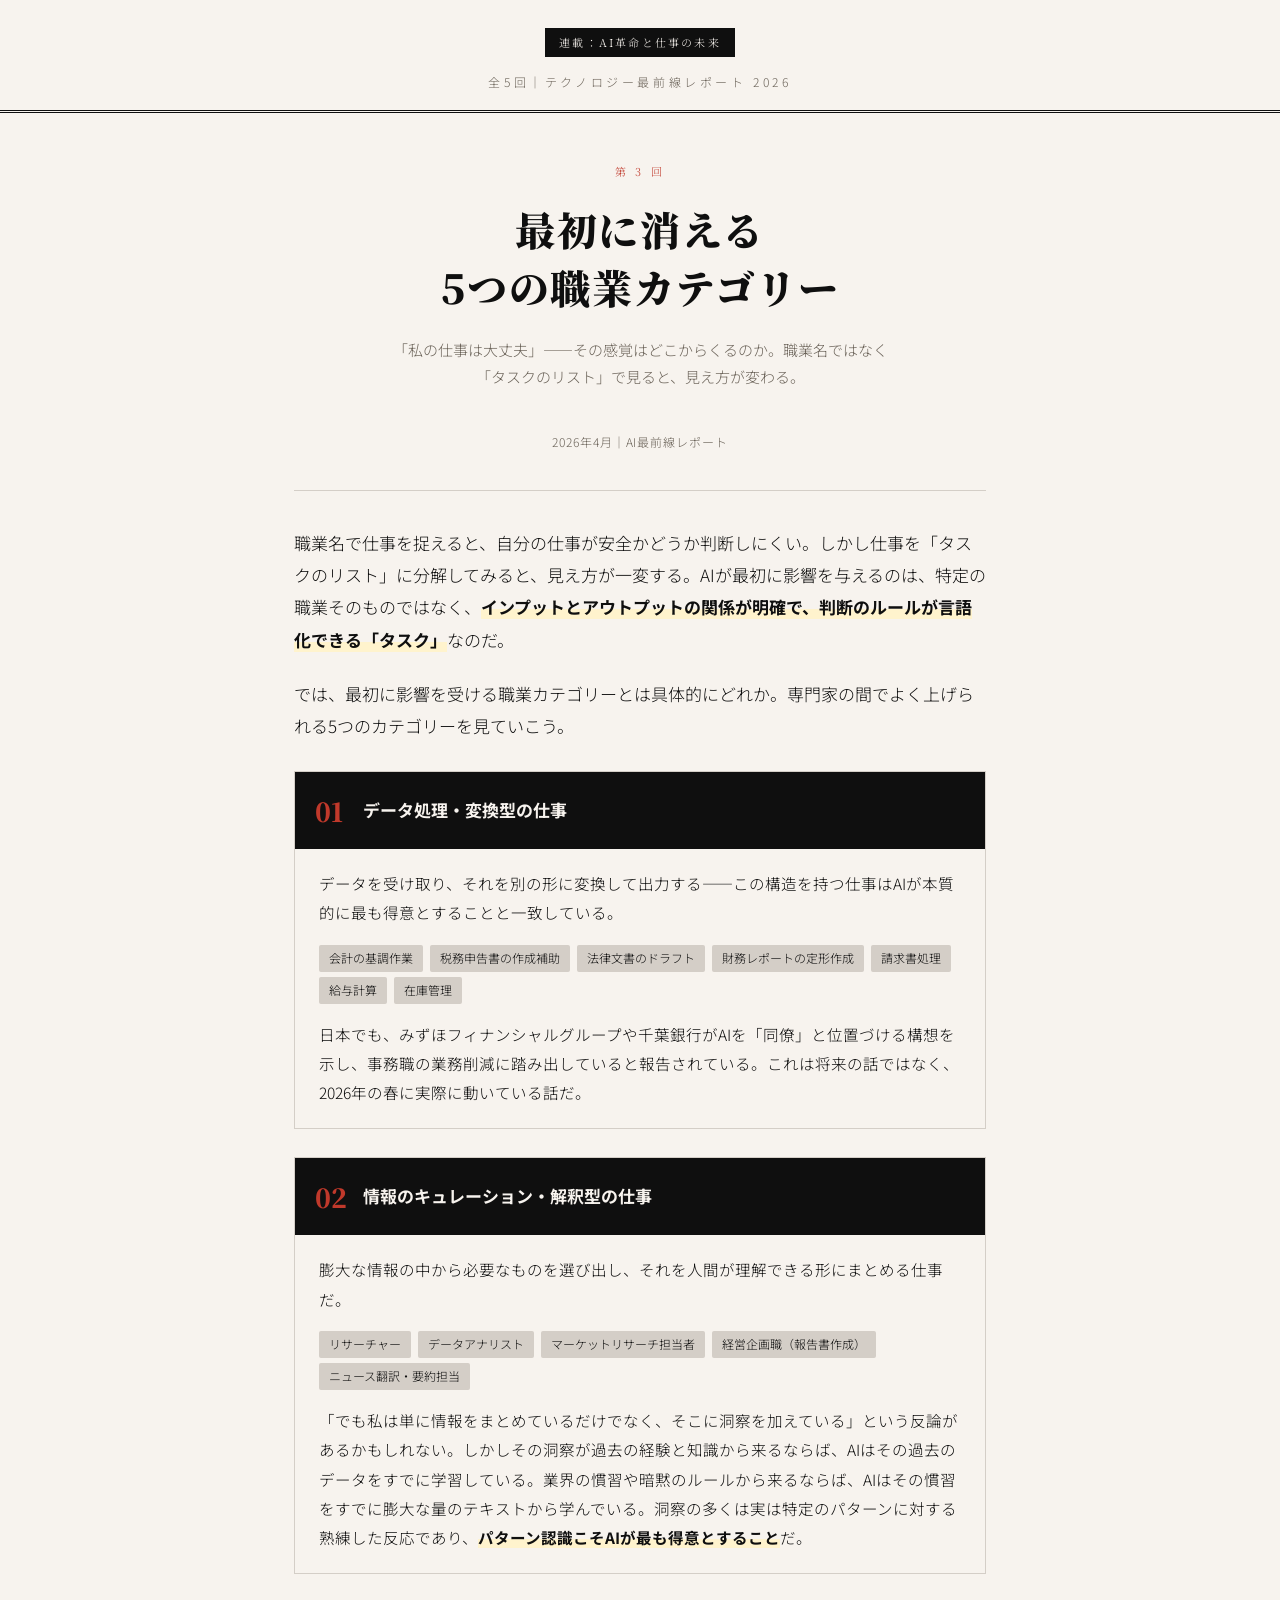
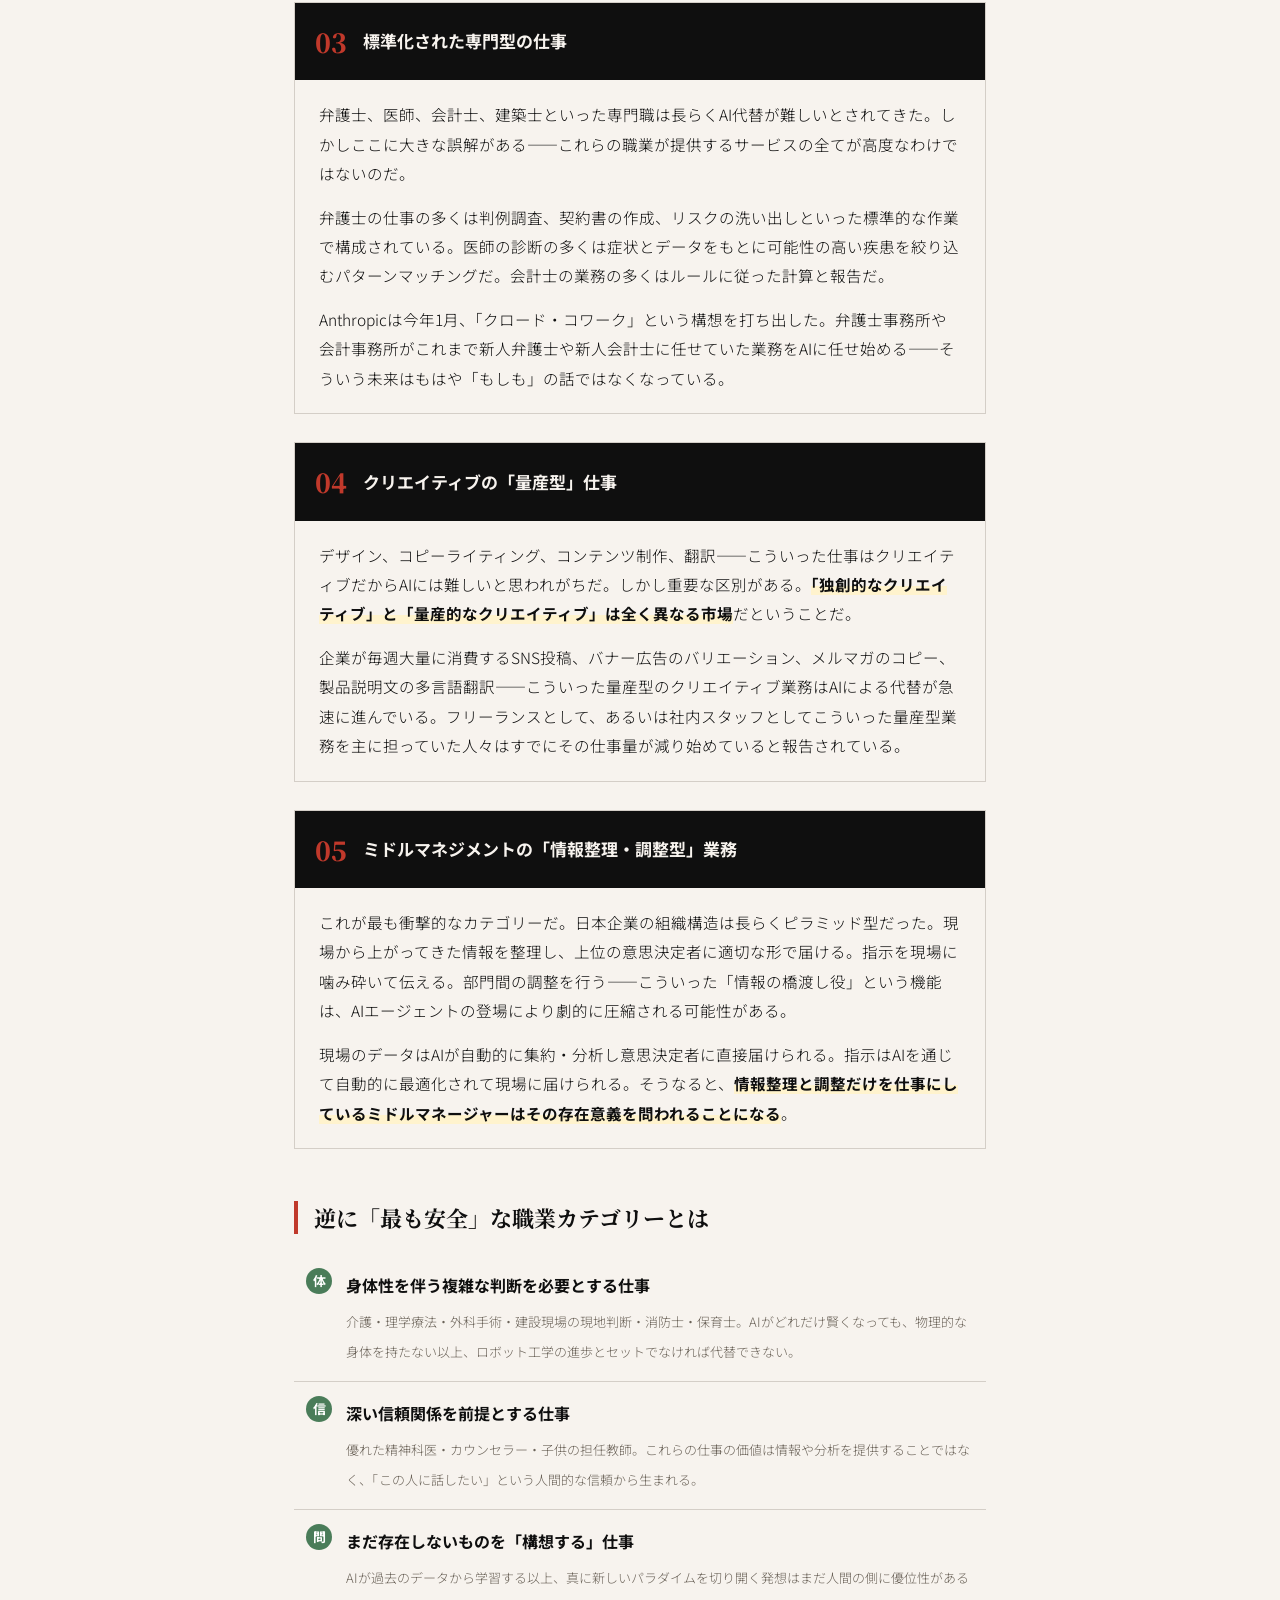
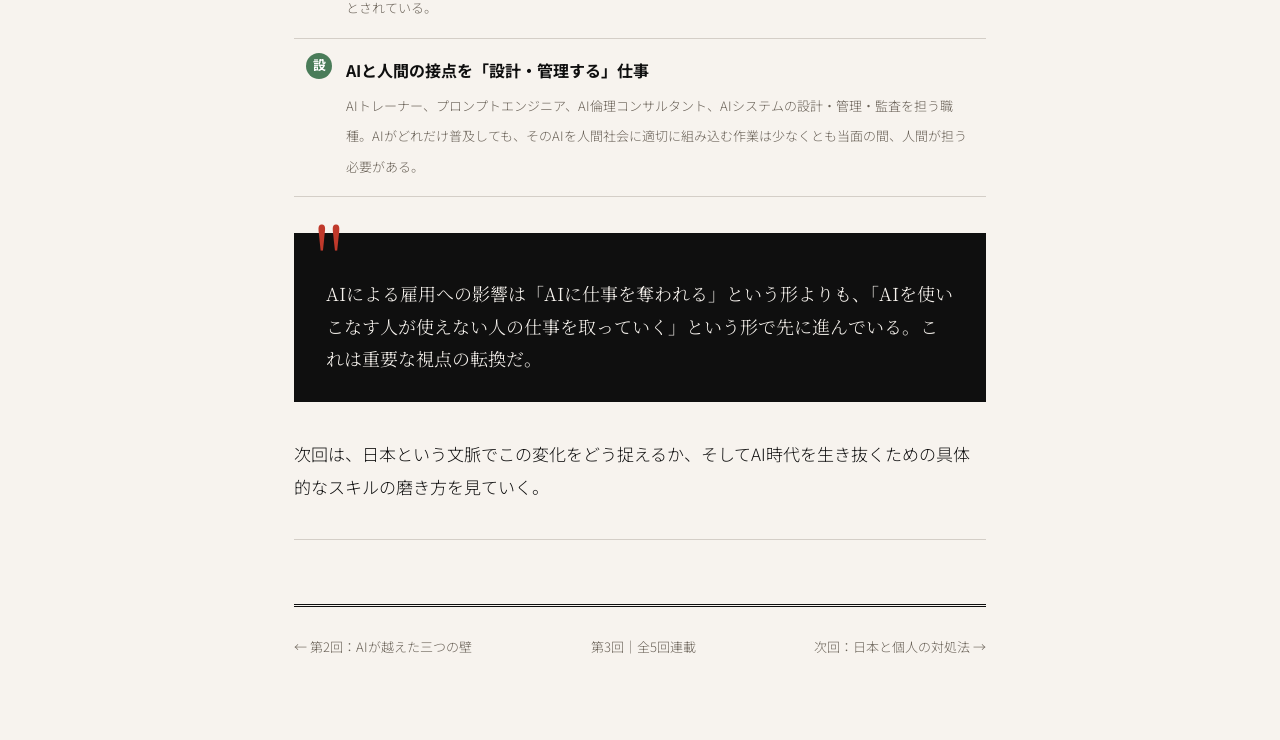
<file: ai-report03.html>
<!DOCTYPE html>
<html lang="ja">
<head>
<meta charset="UTF-8">
<meta name="viewport" content="width=device-width, initial-scale=1.0">
<title>AI革命の夜明け｜第3回：最初に消える5つの職業カテゴリー</title>
<link href="https://fonts.googleapis.com/css2?family=Noto+Serif+JP:wght@400;700;900&family=Noto+Sans+JP:wght@300;400;700&display=swap" rel="stylesheet">
<style>
  :root {
    --ink: #0f0f0f;
    --paper: #f7f3ee;
    --accent: #c0392b;
    --muted: #6b6359;
    --rule: #d4cec7;
    --highlight: #fff3cd;
    --safe: #4a7c59;
  }
  * { margin: 0; padding: 0; box-sizing: border-box; }
  body {
    background: var(--paper);
    color: var(--ink);
    font-family: 'Noto Sans JP', sans-serif;
    font-weight: 300;
    line-height: 1.9;
    font-size: 17px;
  }
  header { border-bottom: 3px double var(--ink); padding: 24px 0 16px; text-align: center; }
  .series-badge {
    display: inline-block; background: var(--ink); color: var(--paper);
    font-family: 'Noto Serif JP', serif; font-size: 11px; letter-spacing: .2em;
    padding: 4px 14px; margin-bottom: 14px;
  }
  .series-title { font-weight: 300; font-size: 12px; letter-spacing: .3em; color: var(--muted); }
  main { max-width: 740px; margin: 0 auto; padding: 0 24px 80px; }
  .eyecatch { margin: 48px 0 40px; text-align: center; }
  .episode-num { font-family: 'Noto Serif JP', serif; font-size: 11px; letter-spacing: .3em; color: var(--accent); display: block; margin-bottom: 18px; }
  h1 { font-family: 'Noto Serif JP', serif; font-size: clamp(26px, 5vw, 40px); font-weight: 900; line-height: 1.45; letter-spacing: .04em; margin-bottom: 20px; }
  .lead { font-size: 15px; color: var(--muted); max-width: 520px; margin: 0 auto; line-height: 1.85; }
  .divider { border: none; border-top: 1px solid var(--rule); margin: 36px 0; }
  h2 { font-family: 'Noto Serif JP', serif; font-size: 22px; font-weight: 700; margin: 52px 0 20px; padding-left: 16px; border-left: 4px solid var(--accent); line-height: 1.5; }
  h3 { font-family: 'Noto Serif JP', serif; font-size: 17px; font-weight: 700; margin: 28px 0 12px; }
  p { margin-bottom: 22px; }
  .meta { font-size: 12px; color: var(--muted); letter-spacing: .08em; text-align: center; margin-top: 8px; }
  .highlight-text { background: linear-gradient(transparent 60%, var(--highlight) 60%); font-weight: 700; }

  /* 職業カード */
  .job-card {
    margin: 28px 0;
    border: 1px solid var(--rule);
  }
  .job-card-header {
    background: var(--ink);
    color: var(--paper);
    padding: 14px 20px;
    display: flex;
    align-items: center;
    gap: 16px;
  }
  .job-card-num {
    font-family: 'Noto Serif JP', serif;
    font-size: 26px;
    font-weight: 900;
    color: var(--accent);
    min-width: 32px;
  }
  .job-card-title { font-size: 17px; font-weight: 700; }
  .job-card-body { padding: 20px 24px; }
  .job-card-body p { margin-bottom: 14px; font-size: 15.5px; }
  .job-card-body p:last-child { margin-bottom: 0; }
  .example-tag {
    display: inline-block;
    font-size: 12px;
    background: var(--rule);
    padding: 2px 10px;
    margin: 2px 4px 2px 0;
    border-radius: 2px;
  }

  /* 安全職業リスト */
  .safe-list { list-style: none; margin: 20px 0; }
  .safe-list li {
    padding: 16px 16px 16px 52px;
    border-bottom: 1px solid var(--rule);
    position: relative;
    font-size: 16px;
  }
  .safe-list li .safe-icon {
    position: absolute;
    left: 12px;
    top: 14px;
    width: 26px;
    height: 26px;
    background: var(--safe);
    color: white;
    border-radius: 50%;
    display: flex;
    align-items: center;
    justify-content: center;
    font-size: 13px;
    font-weight: 700;
  }
  .safe-list li strong { display: block; margin-bottom: 4px; }
  .safe-list li span { font-size: 13px; color: var(--muted); }

  .callout {
    background: var(--ink); color: var(--paper); padding: 28px 32px; margin: 36px 0; position: relative;
  }
  .callout::before {
    content: '"'; font-family: 'Noto Serif JP', serif; font-size: 80px; color: var(--accent);
    position: absolute; top: -12px; left: 20px; line-height: 1;
  }
  .callout p { font-family: 'Noto Serif JP', serif; font-size: 18px; line-height: 1.8; margin: 0; padding-top: 16px; }

  .series-nav {
    margin-top: 64px; border-top: 3px double var(--ink); padding-top: 28px;
    display: flex; justify-content: space-between; align-items: center;
    gap: 16px; font-size: 13px; color: var(--muted);
  }
  @media (max-width: 600px) {
    .job-card-header { flex-direction: column; align-items: flex-start; gap: 6px; }
    .series-nav { flex-direction: column; align-items: flex-start; }
  }
</style>
</head>
<body>

<header>
  <div class="series-badge">連載：AI革命と仕事の未来</div>
  <div class="series-title">全5回｜テクノロジー最前線レポート 2026</div>
</header>

<main>

  <div class="eyecatch">
    <span class="episode-num">第 3 回</span>
    <h1>最初に消える<br>5つの職業カテゴリー</h1>
    <p class="lead">「私の仕事は大丈夫」——その感覚はどこからくるのか。職業名ではなく「タスクのリスト」で見ると、見え方が変わる。</p>
  </div>

  <p class="meta">2026年4月｜AI最前線レポート</p>
  <hr class="divider">

  <p>職業名で仕事を捉えると、自分の仕事が安全かどうか判断しにくい。しかし仕事を「タスクのリスト」に分解してみると、見え方が一変する。AIが最初に影響を与えるのは、特定の職業そのものではなく、<span class="highlight-text">インプットとアウトプットの関係が明確で、判断のルールが言語化できる「タスク」</span>なのだ。</p>

  <p>では、最初に影響を受ける職業カテゴリーとは具体的にどれか。専門家の間でよく上げられる5つのカテゴリーを見ていこう。</p>

  <div class="job-card">
    <div class="job-card-header">
      <span class="job-card-num">01</span>
      <span class="job-card-title">データ処理・変換型の仕事</span>
    </div>
    <div class="job-card-body">
      <p>データを受け取り、それを別の形に変換して出力する——この構造を持つ仕事はAIが本質的に最も得意とすることと一致している。</p>
      <p>
        <span class="example-tag">会計の基調作業</span>
        <span class="example-tag">税務申告書の作成補助</span>
        <span class="example-tag">法律文書のドラフト</span>
        <span class="example-tag">財務レポートの定形作成</span>
        <span class="example-tag">請求書処理</span>
        <span class="example-tag">給与計算</span>
        <span class="example-tag">在庫管理</span>
      </p>
      <p>日本でも、みずほフィナンシャルグループや千葉銀行がAIを「同僚」と位置づける構想を示し、事務職の業務削減に踏み出していると報告されている。これは将来の話ではなく、2026年の春に実際に動いている話だ。</p>
    </div>
  </div>

  <div class="job-card">
    <div class="job-card-header">
      <span class="job-card-num">02</span>
      <span class="job-card-title">情報のキュレーション・解釈型の仕事</span>
    </div>
    <div class="job-card-body">
      <p>膨大な情報の中から必要なものを選び出し、それを人間が理解できる形にまとめる仕事だ。</p>
      <p>
        <span class="example-tag">リサーチャー</span>
        <span class="example-tag">データアナリスト</span>
        <span class="example-tag">マーケットリサーチ担当者</span>
        <span class="example-tag">経営企画職（報告書作成）</span>
        <span class="example-tag">ニュース翻訳・要約担当</span>
      </p>
      <p>「でも私は単に情報をまとめているだけでなく、そこに洞察を加えている」という反論があるかもしれない。しかしその洞察が過去の経験と知識から来るならば、AIはその過去のデータをすでに学習している。業界の慣習や暗黙のルールから来るならば、AIはその慣習をすでに膨大な量のテキストから学んでいる。洞察の多くは実は特定のパターンに対する熟練した反応であり、<span class="highlight-text">パターン認識こそAIが最も得意とすること</span>だ。</p>
    </div>
  </div>

  <div class="job-card">
    <div class="job-card-header">
      <span class="job-card-num">03</span>
      <span class="job-card-title">標準化された専門型の仕事</span>
    </div>
    <div class="job-card-body">
      <p>弁護士、医師、会計士、建築士といった専門職は長らくAI代替が難しいとされてきた。しかしここに大きな誤解がある——これらの職業が提供するサービスの全てが高度なわけではないのだ。</p>
      <p>弁護士の仕事の多くは判例調査、契約書の作成、リスクの洗い出しといった標準的な作業で構成されている。医師の診断の多くは症状とデータをもとに可能性の高い疾患を絞り込むパターンマッチングだ。会計士の業務の多くはルールに従った計算と報告だ。</p>
      <p>Anthropicは今年1月、「クロード・コワーク」という構想を打ち出した。弁護士事務所や会計事務所がこれまで新人弁護士や新人会計士に任せていた業務をAIに任せ始める——そういう未来はもはや「もしも」の話ではなくなっている。</p>
    </div>
  </div>

  <div class="job-card">
    <div class="job-card-header">
      <span class="job-card-num">04</span>
      <span class="job-card-title">クリエイティブの「量産型」仕事</span>
    </div>
    <div class="job-card-body">
      <p>デザイン、コピーライティング、コンテンツ制作、翻訳——こういった仕事はクリエイティブだからAIには難しいと思われがちだ。しかし重要な区別がある。<span class="highlight-text">「独創的なクリエイティブ」と「量産的なクリエイティブ」は全く異なる市場</span>だということだ。</p>
      <p>企業が毎週大量に消費するSNS投稿、バナー広告のバリエーション、メルマガのコピー、製品説明文の多言語翻訳——こういった量産型のクリエイティブ業務はAIによる代替が急速に進んでいる。フリーランスとして、あるいは社内スタッフとしてこういった量産型業務を主に担っていた人々はすでにその仕事量が減り始めていると報告されている。</p>
    </div>
  </div>

  <div class="job-card">
    <div class="job-card-header">
      <span class="job-card-num">05</span>
      <span class="job-card-title">ミドルマネジメントの「情報整理・調整型」業務</span>
    </div>
    <div class="job-card-body">
      <p>これが最も衝撃的なカテゴリーだ。日本企業の組織構造は長らくピラミッド型だった。現場から上がってきた情報を整理し、上位の意思決定者に適切な形で届ける。指示を現場に噛み砕いて伝える。部門間の調整を行う——こういった「情報の橋渡し役」という機能は、AIエージェントの登場により劇的に圧縮される可能性がある。</p>
      <p>現場のデータはAIが自動的に集約・分析し意思決定者に直接届けられる。指示はAIを通じて自動的に最適化されて現場に届けられる。そうなると、<span class="highlight-text">情報整理と調整だけを仕事にしているミドルマネージャーはその存在意義を問われることになる</span>。</p>
    </div>
  </div>

  <h2>逆に「最も安全」な職業カテゴリーとは</h2>

  <ul class="safe-list">
    <li>
      <span class="safe-icon">体</span>
      <strong>身体性を伴う複雑な判断を必要とする仕事</strong>
      <span>介護・理学療法・外科手術・建設現場の現地判断・消防士・保育士。AIがどれだけ賢くなっても、物理的な身体を持たない以上、ロボット工学の進歩とセットでなければ代替できない。</span>
    </li>
    <li>
      <span class="safe-icon">信</span>
      <strong>深い信頼関係を前提とする仕事</strong>
      <span>優れた精神科医・カウンセラー・子供の担任教師。これらの仕事の価値は情報や分析を提供することではなく、「この人に話したい」という人間的な信頼から生まれる。</span>
    </li>
    <li>
      <span class="safe-icon">問</span>
      <strong>まだ存在しないものを「構想する」仕事</strong>
      <span>AIが過去のデータから学習する以上、真に新しいパラダイムを切り開く発想はまだ人間の側に優位性があるとされている。</span>
    </li>
    <li>
      <span class="safe-icon">設</span>
      <strong>AIと人間の接点を「設計・管理する」仕事</strong>
      <span>AIトレーナー、プロンプトエンジニア、AI倫理コンサルタント、AIシステムの設計・管理・監査を担う職種。AIがどれだけ普及しても、そのAIを人間社会に適切に組み込む作業は少なくとも当面の間、人間が担う必要がある。</span>
    </li>
  </ul>

  <div class="callout">
    <p>AIによる雇用への影響は「AIに仕事を奪われる」という形よりも、「AIを使いこなす人が使えない人の仕事を取っていく」という形で先に進んでいる。これは重要な視点の転換だ。</p>
  </div>

  <p>次回は、日本という文脈でこの変化をどう捉えるか、そしてAI時代を生き抜くための具体的なスキルの磨き方を見ていく。</p>

  <hr class="divider">

  <div class="series-nav">
    <span>← 第2回：AIが越えた三つの壁</span>
    <span>第3回｜全5回連載</span>
    <span>次回：日本と個人の対処法 →</span>
  </div>

</main>
</body>
</html>
</file>
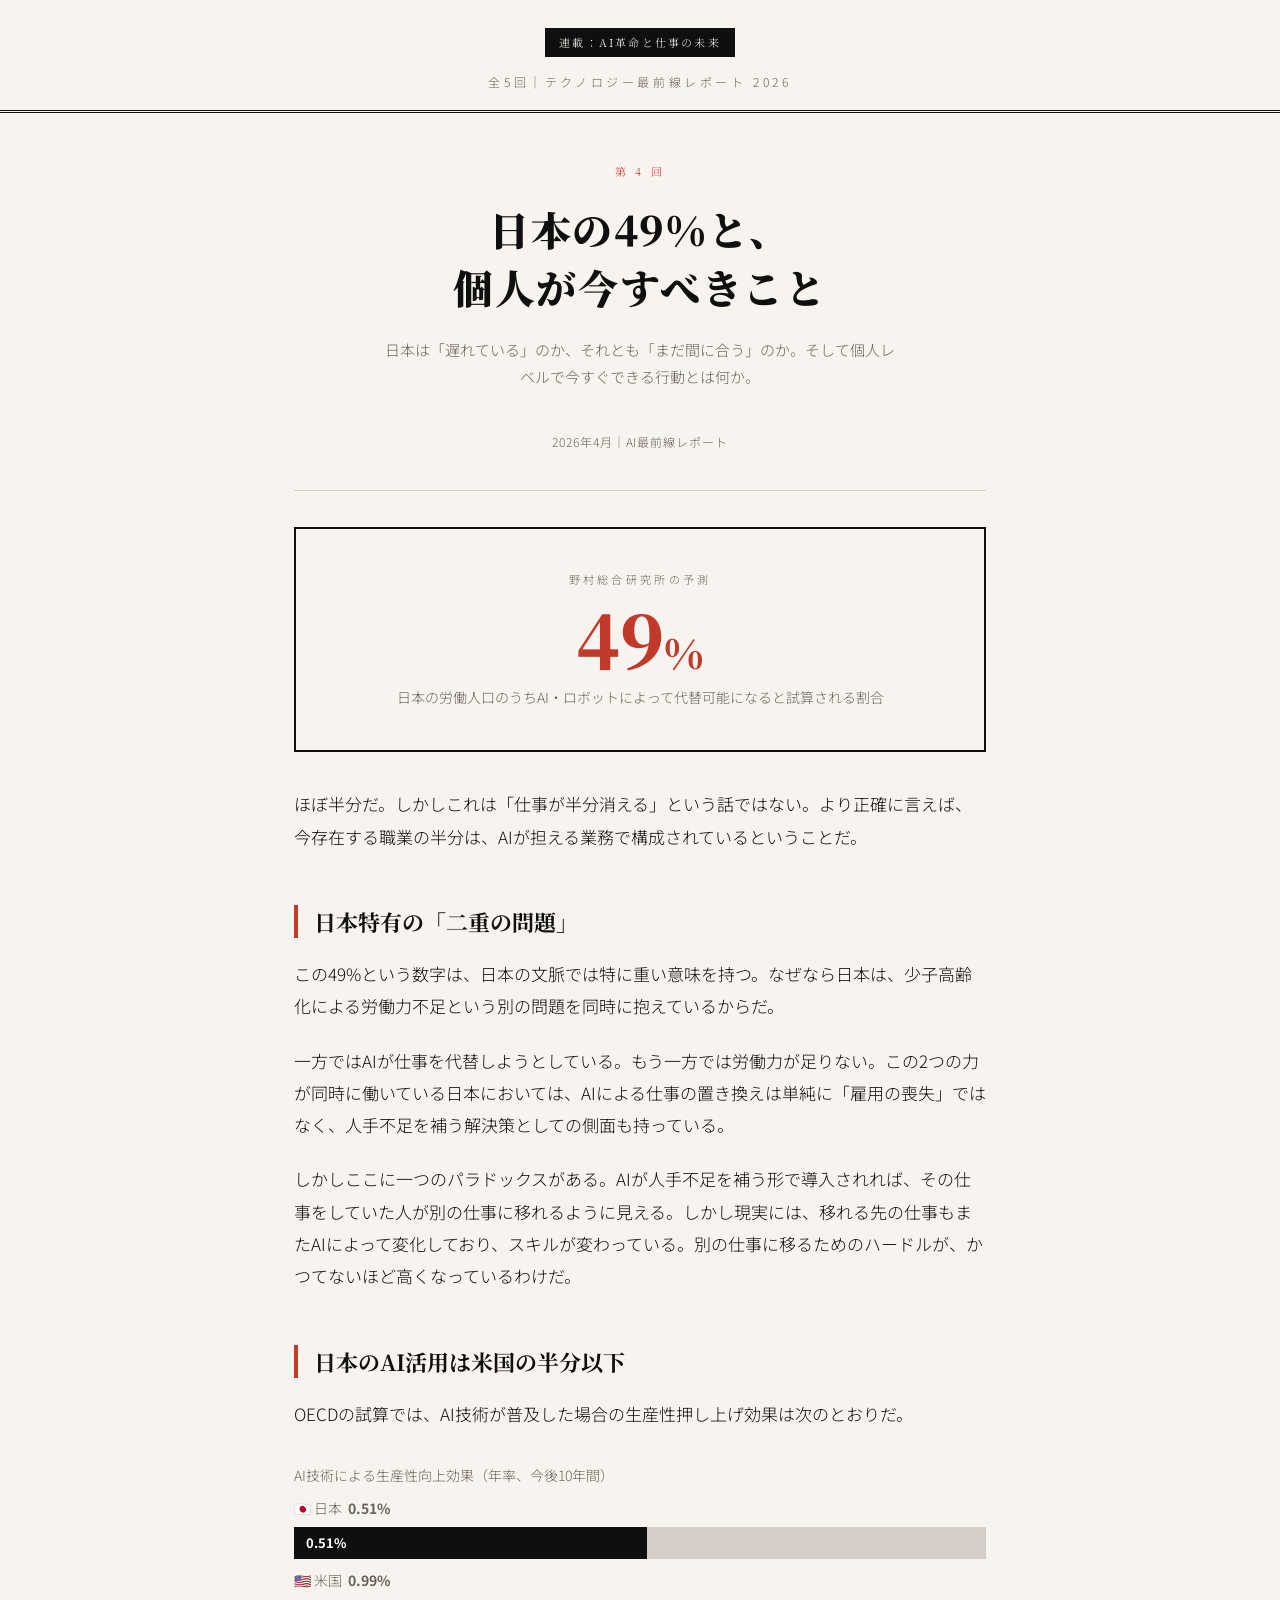
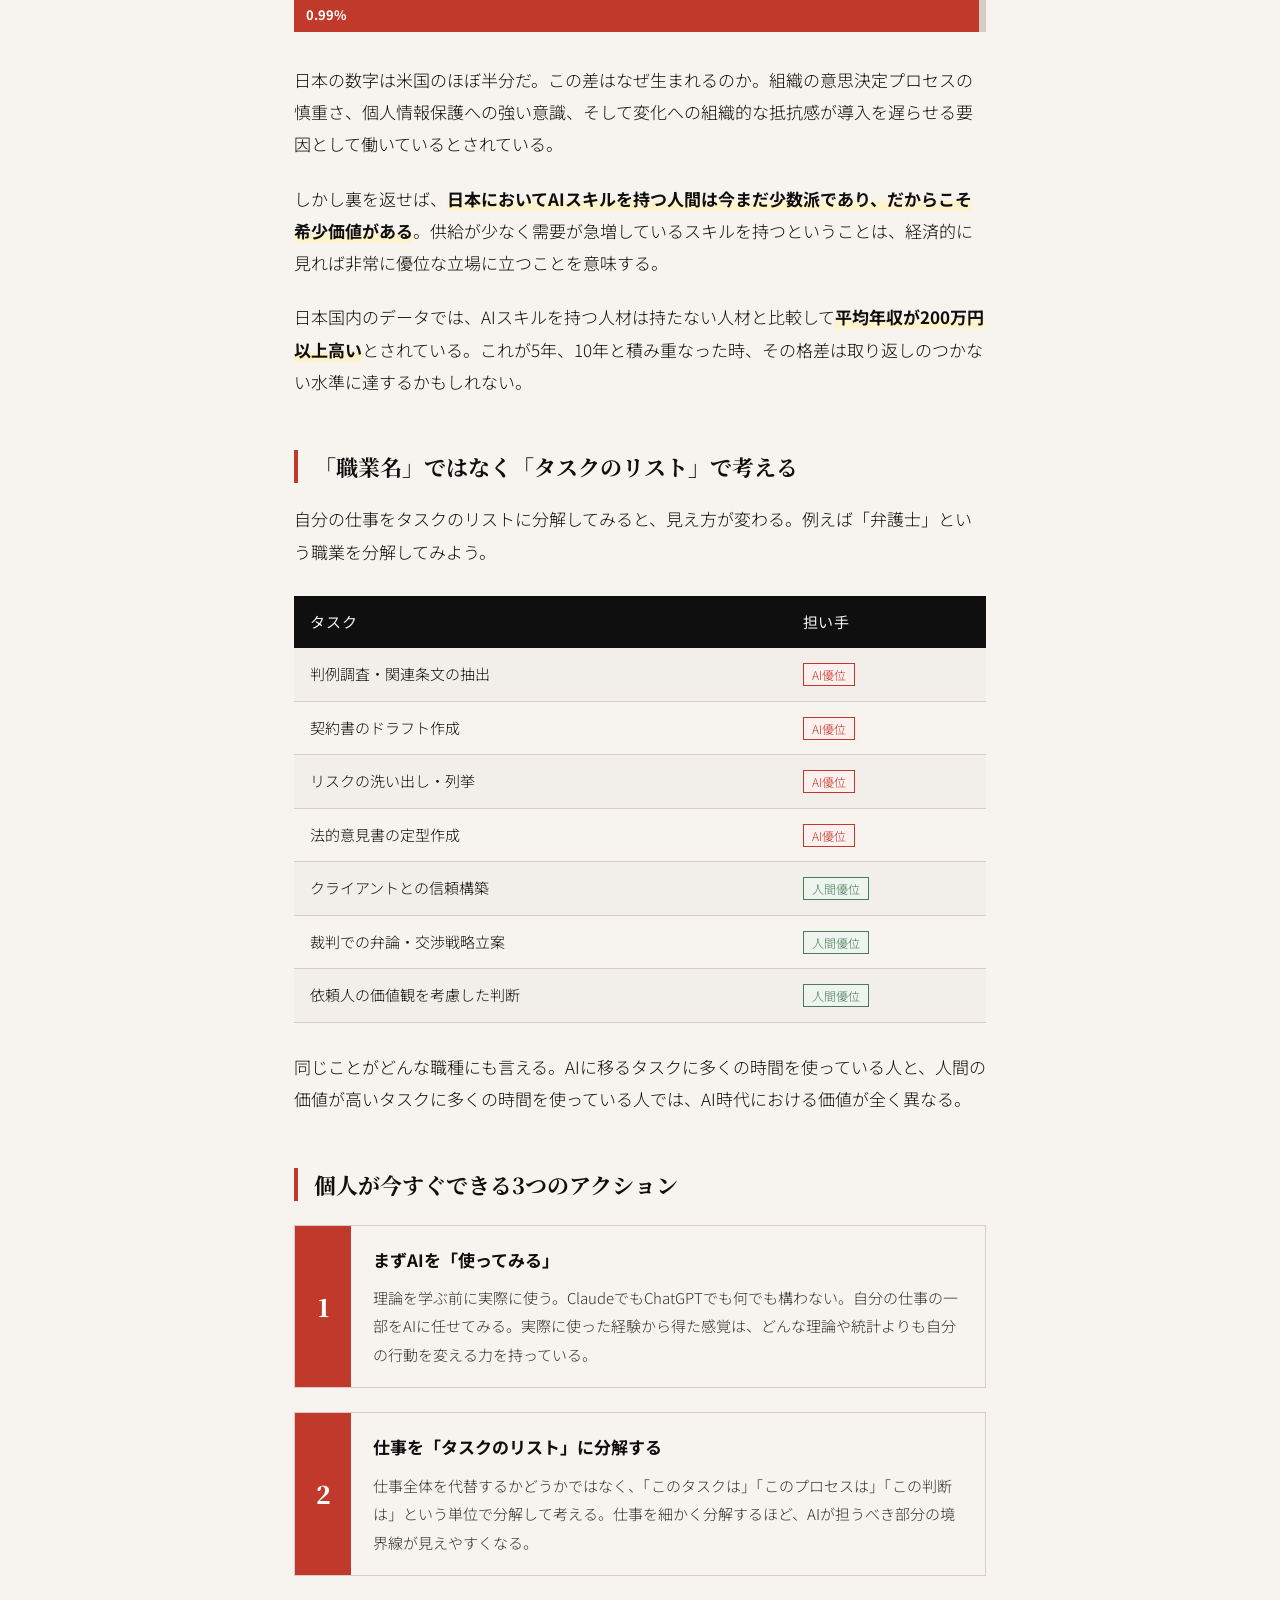
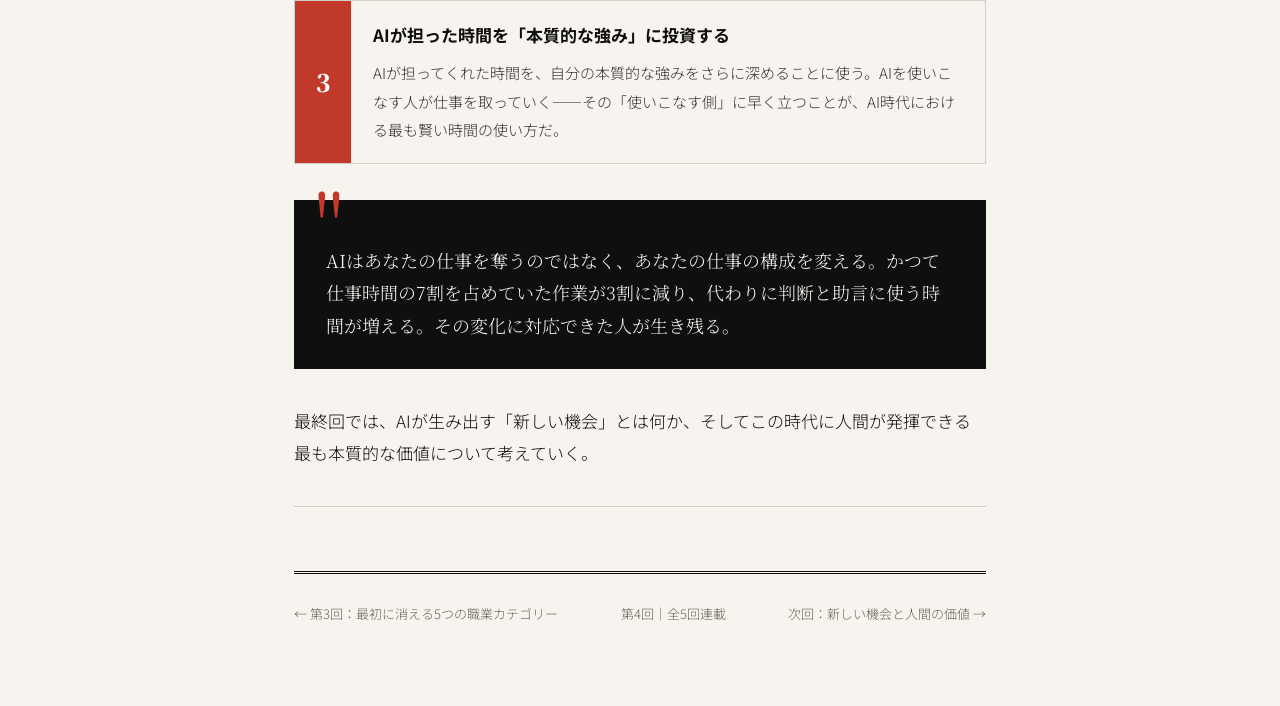
<file: ai-report04.html>
<!DOCTYPE html>
<html lang="ja">
<head>
<meta charset="UTF-8">
<meta name="viewport" content="width=device-width, initial-scale=1.0">
<title>AI革命の夜明け｜第4回：日本の49%と、個人が今すべきこと</title>
<link href="https://fonts.googleapis.com/css2?family=Noto+Serif+JP:wght@400;700;900&family=Noto+Sans+JP:wght@300;400;700&display=swap" rel="stylesheet">
<style>
  :root {
    --ink: #0f0f0f;
    --paper: #f7f3ee;
    --accent: #c0392b;
    --muted: #6b6359;
    --rule: #d4cec7;
    --highlight: #fff3cd;
  }
  * { margin: 0; padding: 0; box-sizing: border-box; }
  body { background: var(--paper); color: var(--ink); font-family: 'Noto Sans JP', sans-serif; font-weight: 300; line-height: 1.9; font-size: 17px; }
  header { border-bottom: 3px double var(--ink); padding: 24px 0 16px; text-align: center; }
  .series-badge { display: inline-block; background: var(--ink); color: var(--paper); font-family: 'Noto Serif JP', serif; font-size: 11px; letter-spacing: .2em; padding: 4px 14px; margin-bottom: 14px; }
  .series-title { font-weight: 300; font-size: 12px; letter-spacing: .3em; color: var(--muted); }
  main { max-width: 740px; margin: 0 auto; padding: 0 24px 80px; }
  .eyecatch { margin: 48px 0 40px; text-align: center; }
  .episode-num { font-family: 'Noto Serif JP', serif; font-size: 11px; letter-spacing: .3em; color: var(--accent); display: block; margin-bottom: 18px; }
  h1 { font-family: 'Noto Serif JP', serif; font-size: clamp(26px, 5vw, 40px); font-weight: 900; line-height: 1.45; letter-spacing: .04em; margin-bottom: 20px; }
  .lead { font-size: 15px; color: var(--muted); max-width: 520px; margin: 0 auto; line-height: 1.85; }
  .divider { border: none; border-top: 1px solid var(--rule); margin: 36px 0; }
  h2 { font-family: 'Noto Serif JP', serif; font-size: 22px; font-weight: 700; margin: 52px 0 20px; padding-left: 16px; border-left: 4px solid var(--accent); line-height: 1.5; }
  p { margin-bottom: 22px; }
  .meta { font-size: 12px; color: var(--muted); letter-spacing: .08em; text-align: center; margin-top: 8px; }
  .highlight-text { background: linear-gradient(transparent 60%, var(--highlight) 60%); font-weight: 700; }

  /* 大きな数字 */
  .big-stat {
    text-align: center;
    padding: 40px 20px;
    border: 2px solid var(--ink);
    margin: 36px 0;
    position: relative;
  }
  .big-stat::before {
    content: attr(data-label);
    font-size: 11px;
    letter-spacing: .3em;
    color: var(--muted);
    display: block;
    margin-bottom: 12px;
  }
  .big-stat .num {
    font-family: 'Noto Serif JP', serif;
    font-size: 72px;
    font-weight: 900;
    color: var(--accent);
    line-height: 1;
    display: block;
  }
  .big-stat .sub { font-size: 14px; color: var(--muted); margin-top: 10px; display: block; }

  /* 比較バー */
  .compare-bar { margin: 32px 0; }
  .compare-bar .label { font-size: 14px; color: var(--muted); margin-bottom: 6px; }
  .compare-bar .bar-wrap { background: var(--rule); height: 32px; position: relative; }
  .compare-bar .bar-fill { height: 100%; display: flex; align-items: center; padding-left: 12px; font-size: 13px; font-weight: 700; color: white; }
  .compare-bar .bar-jp { background: var(--ink); width: 51%; }
  .compare-bar .bar-us { background: var(--accent); width: 99%; }

  /* アクションカード */
  .action-step {
    display: grid;
    grid-template-columns: 56px 1fr;
    gap: 0;
    margin: 24px 0;
    border: 1px solid var(--rule);
  }
  .action-step-num {
    background: var(--accent);
    color: white;
    display: flex;
    align-items: center;
    justify-content: center;
    font-family: 'Noto Serif JP', serif;
    font-size: 24px;
    font-weight: 900;
  }
  .action-step-body { padding: 18px 22px; }
  .action-step-body strong { display: block; font-size: 17px; margin-bottom: 8px; }
  .action-step-body p { font-size: 15px; color: #333; margin: 0; }

  /* 弁護士例の分解表 */
  .task-table { width: 100%; border-collapse: collapse; margin: 28px 0; font-size: 15px; }
  .task-table th { background: var(--ink); color: var(--paper); padding: 12px 16px; text-align: left; font-weight: 400; letter-spacing: .05em; }
  .task-table td { padding: 12px 16px; border-bottom: 1px solid var(--rule); }
  .task-table tr:nth-child(even) td { background: rgba(0,0,0,.02); }
  .tag-ai { background: #fdf0ef; color: var(--accent); font-size: 12px; padding: 2px 8px; border: 1px solid var(--accent); }
  .tag-human { background: #eef4ee; color: #4a7c59; font-size: 12px; padding: 2px 8px; border: 1px solid #4a7c59; }

  .callout { background: var(--ink); color: var(--paper); padding: 28px 32px; margin: 36px 0; position: relative; }
  .callout::before { content: '"'; font-family: 'Noto Serif JP', serif; font-size: 80px; color: var(--accent); position: absolute; top: -12px; left: 20px; line-height: 1; }
  .callout p { font-family: 'Noto Serif JP', serif; font-size: 18px; line-height: 1.8; margin: 0; padding-top: 16px; }

  .series-nav { margin-top: 64px; border-top: 3px double var(--ink); padding-top: 28px; display: flex; justify-content: space-between; align-items: center; gap: 16px; font-size: 13px; color: var(--muted); }

  @media (max-width: 600px) {
    .big-stat .num { font-size: 56px; }
    .series-nav { flex-direction: column; align-items: flex-start; }
  }
</style>
</head>
<body>

<header>
  <div class="series-badge">連載：AI革命と仕事の未来</div>
  <div class="series-title">全5回｜テクノロジー最前線レポート 2026</div>
</header>

<main>

  <div class="eyecatch">
    <span class="episode-num">第 4 回</span>
    <h1>日本の49%と、<br>個人が今すべきこと</h1>
    <p class="lead">日本は「遅れている」のか、それとも「まだ間に合う」のか。そして個人レベルで今すぐできる行動とは何か。</p>
  </div>

  <p class="meta">2026年4月｜AI最前線レポート</p>
  <hr class="divider">

  <div class="big-stat" data-label="野村総合研究所の予測">
    <span class="num">49<small style="font-size:40px">%</small></span>
    <span class="sub">日本の労働人口のうちAI・ロボットによって代替可能になると試算される割合</span>
  </div>

  <p>ほぼ半分だ。しかしこれは「仕事が半分消える」という話ではない。より正確に言えば、今存在する職業の半分は、AIが担える業務で構成されているということだ。</p>

  <h2>日本特有の「二重の問題」</h2>

  <p>この49%という数字は、日本の文脈では特に重い意味を持つ。なぜなら日本は、少子高齢化による労働力不足という別の問題を同時に抱えているからだ。</p>

  <p>一方ではAIが仕事を代替しようとしている。もう一方では労働力が足りない。この2つの力が同時に働いている日本においては、AIによる仕事の置き換えは単純に「雇用の喪失」ではなく、人手不足を補う解決策としての側面も持っている。</p>

  <p>しかしここに一つのパラドックスがある。AIが人手不足を補う形で導入されれば、その仕事をしていた人が別の仕事に移れるように見える。しかし現実には、移れる先の仕事もまたAIによって変化しており、スキルが変わっている。別の仕事に移るためのハードルが、かつてないほど高くなっているわけだ。</p>

  <h2>日本のAI活用は米国の半分以下</h2>

  <p>OECDの試算では、AI技術が普及した場合の生産性押し上げ効果は次のとおりだ。</p>

  <div class="compare-bar">
    <div class="label">AI技術による生産性向上効果（年率、今後10年間）</div>
    <div style="margin-bottom:8px">
      <div class="label">🇯🇵 日本 &nbsp;<strong>0.51%</strong></div>
      <div class="bar-wrap"><div class="bar-fill bar-jp">0.51%</div></div>
    </div>
    <div>
      <div class="label">🇺🇸 米国 &nbsp;<strong>0.99%</strong></div>
      <div class="bar-wrap"><div class="bar-fill bar-us">0.99%</div></div>
    </div>
  </div>

  <p>日本の数字は米国のほぼ半分だ。この差はなぜ生まれるのか。組織の意思決定プロセスの慎重さ、個人情報保護への強い意識、そして変化への組織的な抵抗感が導入を遅らせる要因として働いているとされている。</p>

  <p>しかし裏を返せば、<span class="highlight-text">日本においてAIスキルを持つ人間は今まだ少数派であり、だからこそ希少価値がある</span>。供給が少なく需要が急増しているスキルを持つということは、経済的に見れば非常に優位な立場に立つことを意味する。</p>

  <p>日本国内のデータでは、AIスキルを持つ人材は持たない人材と比較して<span class="highlight-text">平均年収が200万円以上高い</span>とされている。これが5年、10年と積み重なった時、その格差は取り返しのつかない水準に達するかもしれない。</p>

  <h2>「職業名」ではなく「タスクのリスト」で考える</h2>

  <p>自分の仕事をタスクのリストに分解してみると、見え方が変わる。例えば「弁護士」という職業を分解してみよう。</p>

  <table class="task-table">
    <tr>
      <th>タスク</th>
      <th>担い手</th>
    </tr>
    <tr>
      <td>判例調査・関連条文の抽出</td>
      <td><span class="tag-ai">AI優位</span></td>
    </tr>
    <tr>
      <td>契約書のドラフト作成</td>
      <td><span class="tag-ai">AI優位</span></td>
    </tr>
    <tr>
      <td>リスクの洗い出し・列挙</td>
      <td><span class="tag-ai">AI優位</span></td>
    </tr>
    <tr>
      <td>法的意見書の定型作成</td>
      <td><span class="tag-ai">AI優位</span></td>
    </tr>
    <tr>
      <td>クライアントとの信頼構築</td>
      <td><span class="tag-human">人間優位</span></td>
    </tr>
    <tr>
      <td>裁判での弁論・交渉戦略立案</td>
      <td><span class="tag-human">人間優位</span></td>
    </tr>
    <tr>
      <td>依頼人の価値観を考慮した判断</td>
      <td><span class="tag-human">人間優位</span></td>
    </tr>
  </table>

  <p>同じことがどんな職種にも言える。AIに移るタスクに多くの時間を使っている人と、人間の価値が高いタスクに多くの時間を使っている人では、AI時代における価値が全く異なる。</p>

  <h2>個人が今すぐできる3つのアクション</h2>

  <div class="action-step">
    <div class="action-step-num">1</div>
    <div class="action-step-body">
      <strong>まずAIを「使ってみる」</strong>
      <p>理論を学ぶ前に実際に使う。ClaudeでもChatGPTでも何でも構わない。自分の仕事の一部をAIに任せてみる。実際に使った経験から得た感覚は、どんな理論や統計よりも自分の行動を変える力を持っている。</p>
    </div>
  </div>

  <div class="action-step">
    <div class="action-step-num">2</div>
    <div class="action-step-body">
      <strong>仕事を「タスクのリスト」に分解する</strong>
      <p>仕事全体を代替するかどうかではなく、「このタスクは」「このプロセスは」「この判断は」という単位で分解して考える。仕事を細かく分解するほど、AIが担うべき部分の境界線が見えやすくなる。</p>
    </div>
  </div>

  <div class="action-step">
    <div class="action-step-num">3</div>
    <div class="action-step-body">
      <strong>AIが担った時間を「本質的な強み」に投資する</strong>
      <p>AIが担ってくれた時間を、自分の本質的な強みをさらに深めることに使う。AIを使いこなす人が仕事を取っていく——その「使いこなす側」に早く立つことが、AI時代における最も賢い時間の使い方だ。</p>
    </div>
  </div>

  <div class="callout">
    <p>AIはあなたの仕事を奪うのではなく、あなたの仕事の構成を変える。かつて仕事時間の7割を占めていた作業が3割に減り、代わりに判断と助言に使う時間が増える。その変化に対応できた人が生き残る。</p>
  </div>

  <p>最終回では、AIが生み出す「新しい機会」とは何か、そしてこの時代に人間が発揮できる最も本質的な価値について考えていく。</p>

  <hr class="divider">

  <div class="series-nav">
    <span>← 第3回：最初に消える5つの職業カテゴリー</span>
    <span>第4回｜全5回連載</span>
    <span>次回：新しい機会と人間の価値 →</span>
  </div>

</main>
</body>
</html>
</file>
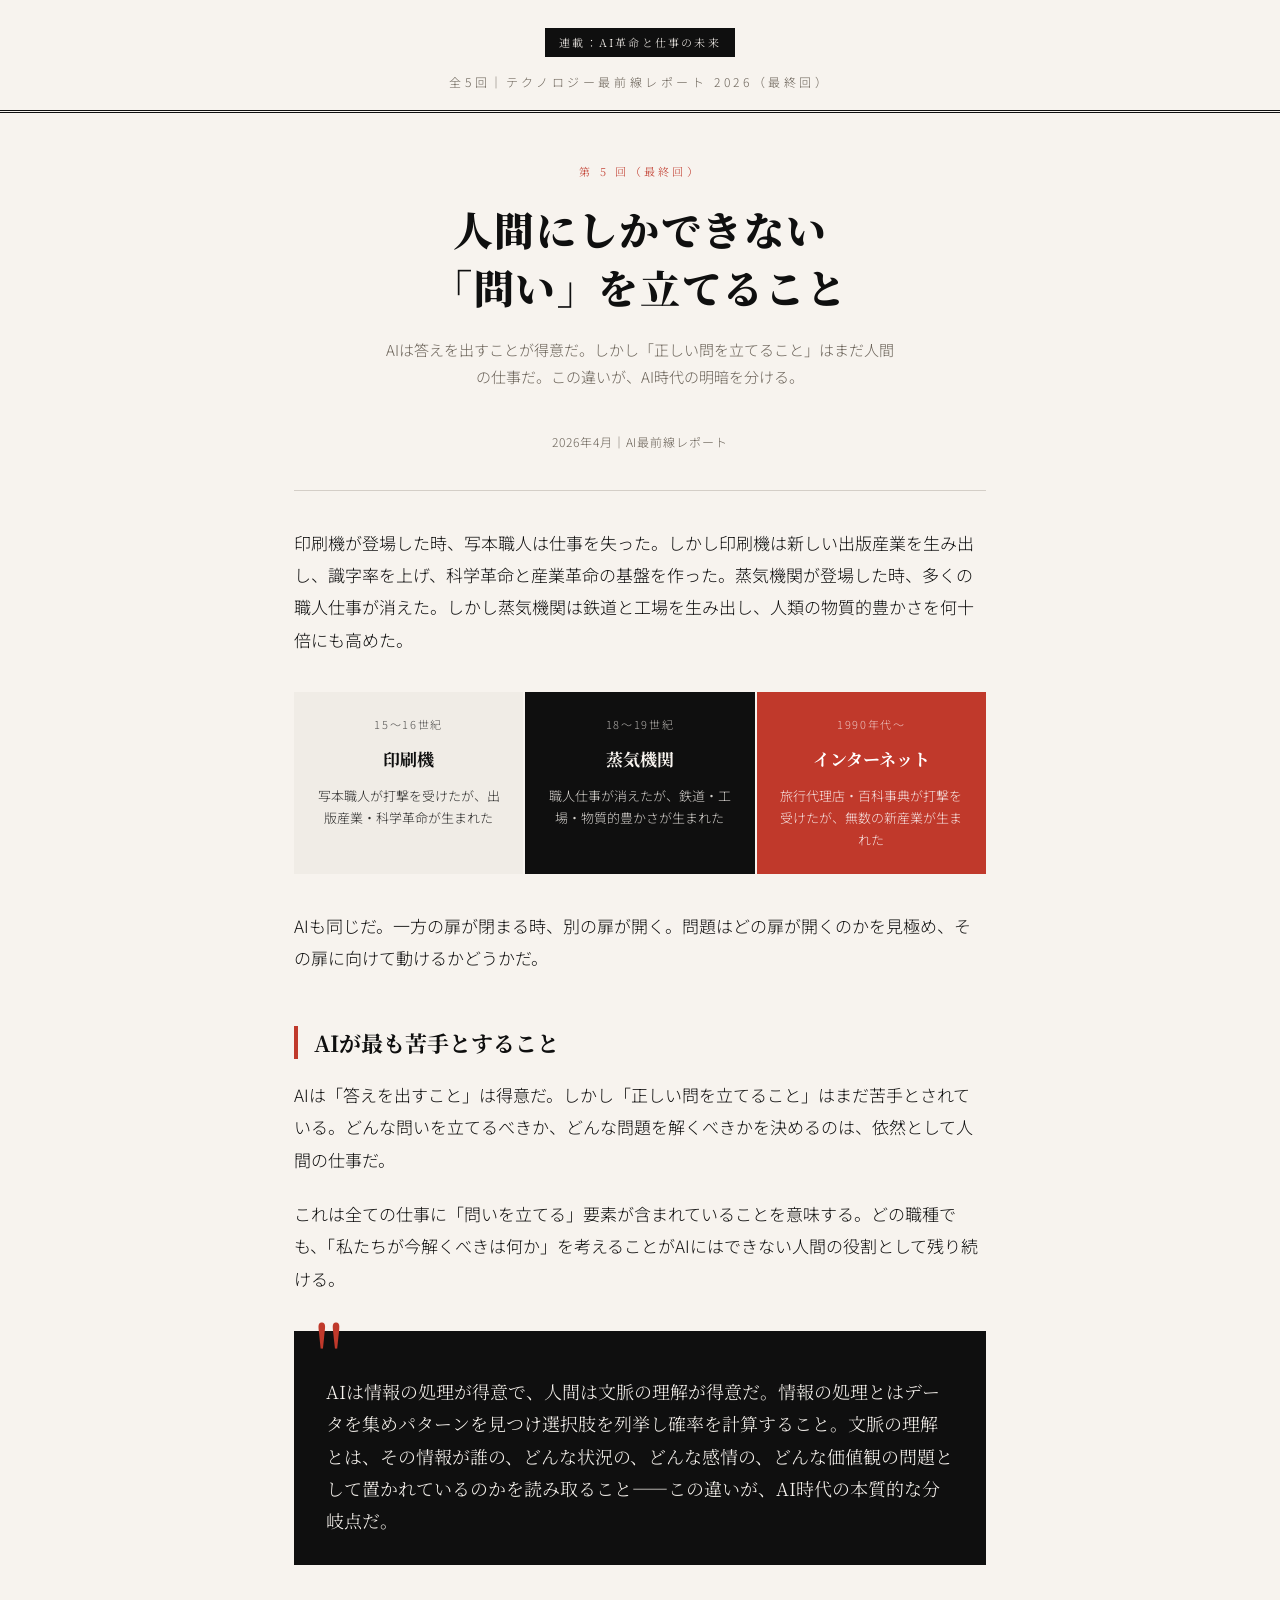
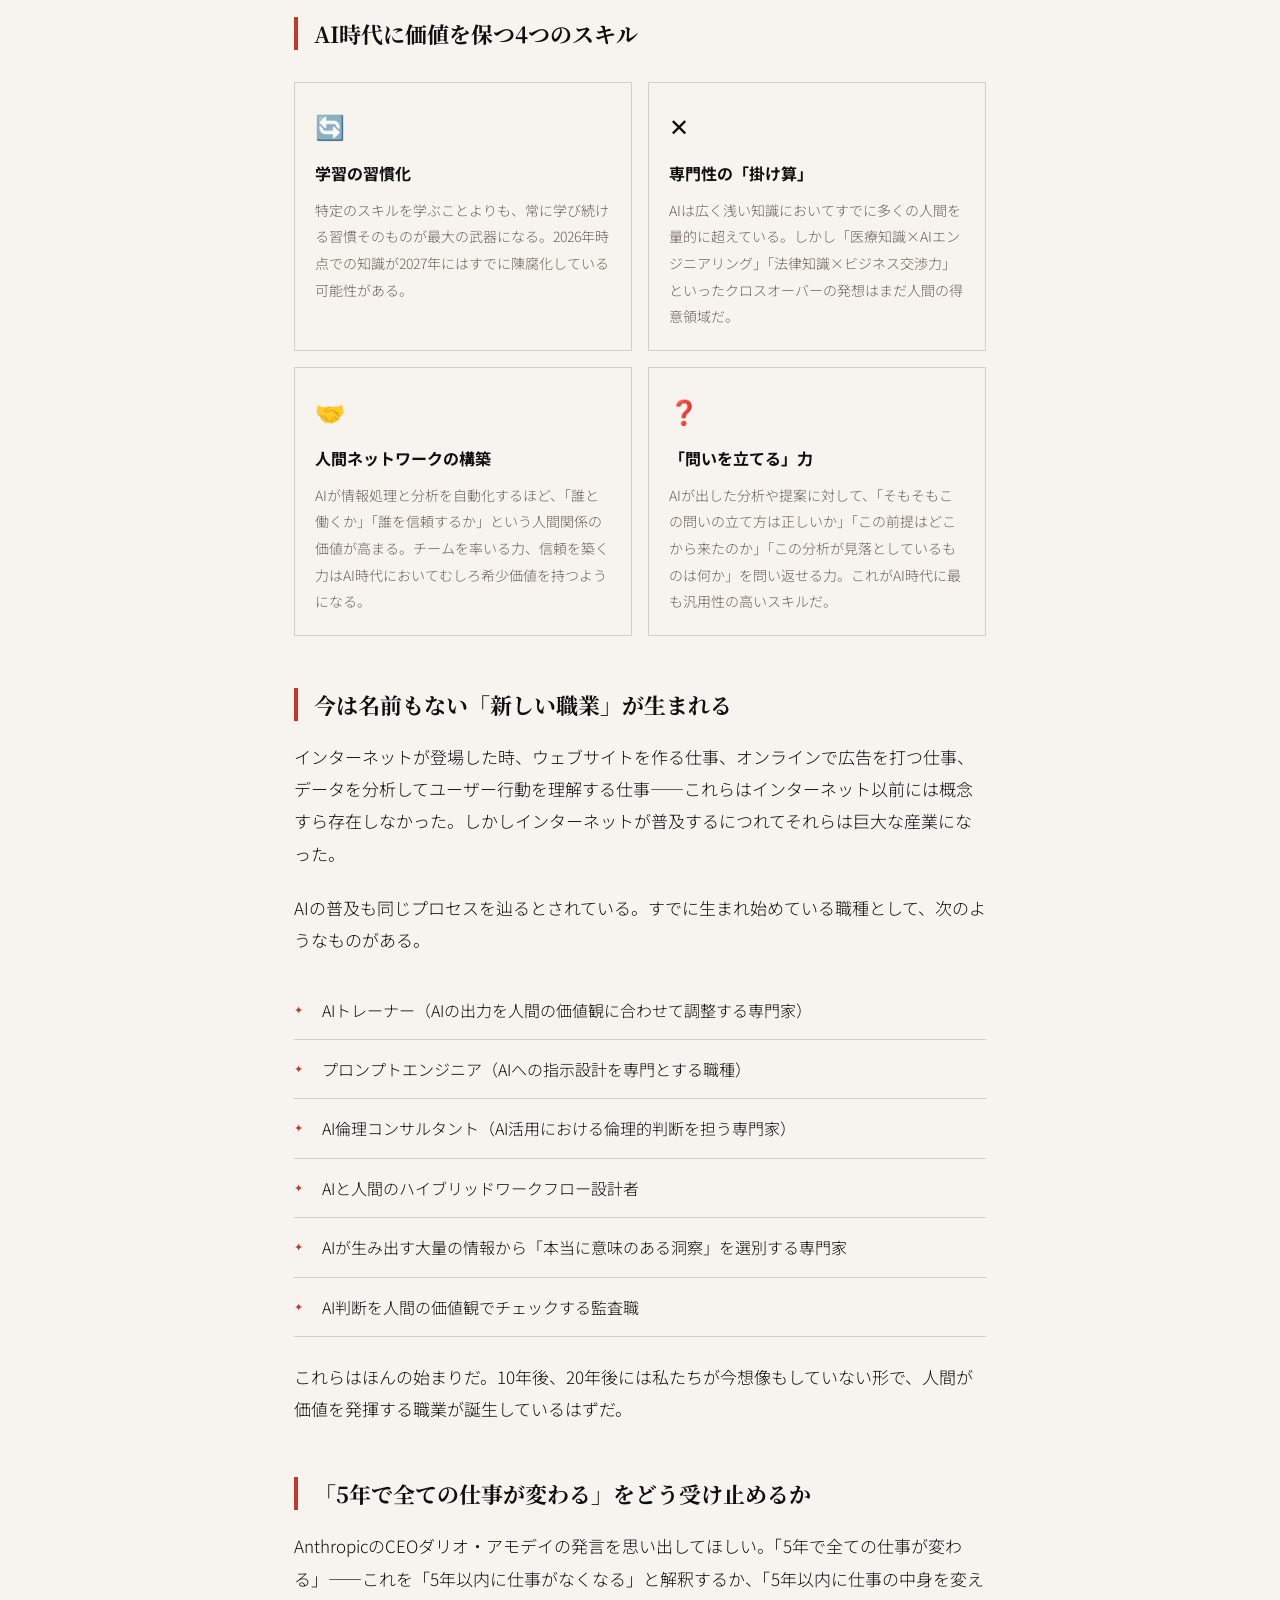
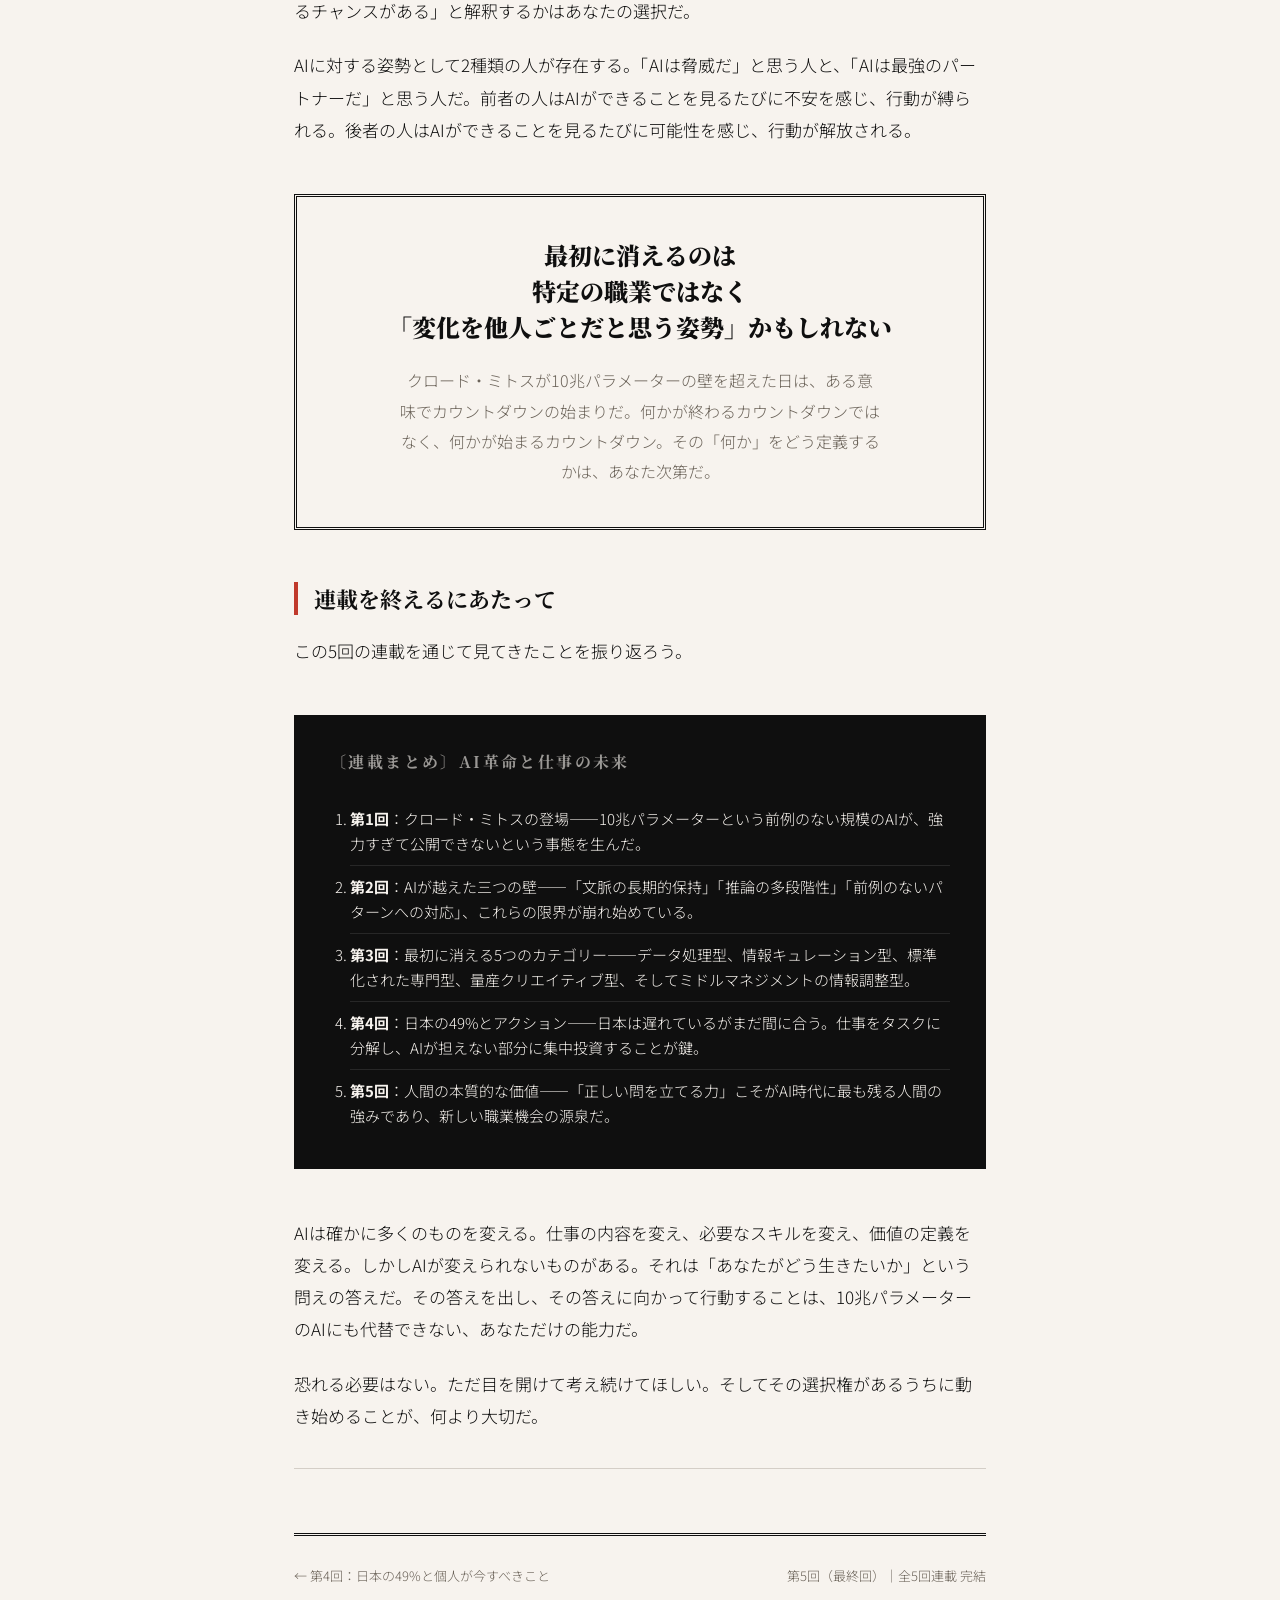
<file: ai-report05.html>
<!DOCTYPE html>
<html lang="ja">
<head>
<meta charset="UTF-8">
<meta name="viewport" content="width=device-width, initial-scale=1.0">
<title>AI革命の夜明け｜第5回（最終回）：人間にしかできない問いを立てる</title>
<link href="https://fonts.googleapis.com/css2?family=Noto+Serif+JP:wght@400;700;900&family=Noto+Sans+JP:wght@300;400;700&display=swap" rel="stylesheet">
<style>
  :root {
    --ink: #0f0f0f;
    --paper: #f7f3ee;
    --accent: #c0392b;
    --muted: #6b6359;
    --rule: #d4cec7;
    --highlight: #fff3cd;
  }
  * { margin: 0; padding: 0; box-sizing: border-box; }
  body { background: var(--paper); color: var(--ink); font-family: 'Noto Sans JP', sans-serif; font-weight: 300; line-height: 1.9; font-size: 17px; }
  header { border-bottom: 3px double var(--ink); padding: 24px 0 16px; text-align: center; }
  .series-badge { display: inline-block; background: var(--ink); color: var(--paper); font-family: 'Noto Serif JP', serif; font-size: 11px; letter-spacing: .2em; padding: 4px 14px; margin-bottom: 14px; }
  .series-title { font-weight: 300; font-size: 12px; letter-spacing: .3em; color: var(--muted); }
  main { max-width: 740px; margin: 0 auto; padding: 0 24px 80px; }
  .eyecatch { margin: 48px 0 40px; text-align: center; }
  .episode-num { font-family: 'Noto Serif JP', serif; font-size: 11px; letter-spacing: .3em; color: var(--accent); display: block; margin-bottom: 18px; }
  h1 { font-family: 'Noto Serif JP', serif; font-size: clamp(26px, 5vw, 40px); font-weight: 900; line-height: 1.45; letter-spacing: .04em; margin-bottom: 20px; }
  .lead { font-size: 15px; color: var(--muted); max-width: 520px; margin: 0 auto; line-height: 1.85; }
  .divider { border: none; border-top: 1px solid var(--rule); margin: 36px 0; }
  h2 { font-family: 'Noto Serif JP', serif; font-size: 22px; font-weight: 700; margin: 52px 0 20px; padding-left: 16px; border-left: 4px solid var(--accent); line-height: 1.5; }
  p { margin-bottom: 22px; }
  .meta { font-size: 12px; color: var(--muted); letter-spacing: .08em; text-align: center; margin-top: 8px; }
  .highlight-text { background: linear-gradient(transparent 60%, var(--highlight) 60%); font-weight: 700; }

  .callout { background: var(--ink); color: var(--paper); padding: 28px 32px; margin: 36px 0; position: relative; }
  .callout::before { content: '"'; font-family: 'Noto Serif JP', serif; font-size: 80px; color: var(--accent); position: absolute; top: -12px; left: 20px; line-height: 1; }
  .callout p { font-family: 'Noto Serif JP', serif; font-size: 18px; line-height: 1.8; margin: 0; padding-top: 16px; }

  /* 歴史比較 */
  .history-grid {
    display: grid;
    grid-template-columns: repeat(3, 1fr);
    gap: 2px;
    margin: 36px 0;
  }
  .history-cell {
    padding: 22px 18px;
    background: #f0ece6;
    text-align: center;
  }
  .history-cell:nth-child(2) { background: var(--ink); color: var(--paper); }
  .history-cell:nth-child(3) { background: var(--accent); color: white; }
  .history-cell .era { font-size: 11px; letter-spacing: .15em; opacity: .7; margin-bottom: 8px; }
  .history-cell .tech { font-family: 'Noto Serif JP', serif; font-size: 17px; font-weight: 700; margin-bottom: 10px; }
  .history-cell .desc { font-size: 13px; line-height: 1.7; opacity: .85; }

  /* スキル一覧 */
  .skill-grid {
    display: grid;
    grid-template-columns: 1fr 1fr;
    gap: 16px;
    margin: 32px 0;
  }
  .skill-card {
    border: 1px solid var(--rule);
    padding: 20px;
  }
  .skill-card .icon { font-size: 24px; margin-bottom: 10px; }
  .skill-card strong { display: block; font-size: 16px; margin-bottom: 8px; font-weight: 700; }
  .skill-card p { font-size: 14px; color: var(--muted); margin: 0; }

  /* 新職業リスト */
  .new-jobs { list-style: none; margin: 24px 0; }
  .new-jobs li {
    padding: 14px 0 14px 28px;
    border-bottom: 1px solid var(--rule);
    position: relative;
    font-size: 16px;
  }
  .new-jobs li::before { content: '✦'; color: var(--accent); font-size: 11px; position: absolute; left: 0; top: 18px; }

  /* 最終メッセージ */
  .final-box {
    border: 3px double var(--ink);
    padding: 40px 36px;
    margin: 48px 0;
    text-align: center;
  }
  .final-box h3 { font-family: 'Noto Serif JP', serif; font-size: 24px; font-weight: 900; margin-bottom: 20px; line-height: 1.5; }
  .final-box p { font-size: 16px; color: var(--muted); max-width: 480px; margin: 0 auto; }

  /* 連載まとめ */
  .series-summary {
    background: var(--ink);
    color: var(--paper);
    padding: 32px 36px;
    margin: 48px 0;
  }
  .series-summary h3 { font-family: 'Noto Serif JP', serif; font-size: 16px; letter-spacing: .15em; margin-bottom: 20px; opacity: .6; }
  .series-summary ol { padding-left: 20px; }
  .series-summary li { padding: 8px 0; font-size: 15px; line-height: 1.7; border-bottom: 1px solid rgba(255,255,255,.1); }
  .series-summary li:last-child { border-bottom: none; }

  .series-nav { margin-top: 64px; border-top: 3px double var(--ink); padding-top: 28px; display: flex; justify-content: space-between; align-items: center; gap: 16px; font-size: 13px; color: var(--muted); }

  @media (max-width: 600px) {
    .history-grid { grid-template-columns: 1fr; }
    .skill-grid { grid-template-columns: 1fr; }
    .series-nav { flex-direction: column; align-items: flex-start; }
  }
</style>
</head>
<body>

<header>
  <div class="series-badge">連載：AI革命と仕事の未来</div>
  <div class="series-title">全5回｜テクノロジー最前線レポート 2026（最終回）</div>
</header>

<main>

  <div class="eyecatch">
    <span class="episode-num">第 5 回（最終回）</span>
    <h1>人間にしかできない<br>「問い」を立てること</h1>
    <p class="lead">AIは答えを出すことが得意だ。しかし「正しい問を立てること」はまだ人間の仕事だ。この違いが、AI時代の明暗を分ける。</p>
  </div>

  <p class="meta">2026年4月｜AI最前線レポート</p>
  <hr class="divider">

  <p>印刷機が登場した時、写本職人は仕事を失った。しかし印刷機は新しい出版産業を生み出し、識字率を上げ、科学革命と産業革命の基盤を作った。蒸気機関が登場した時、多くの職人仕事が消えた。しかし蒸気機関は鉄道と工場を生み出し、人類の物質的豊かさを何十倍にも高めた。</p>

  <div class="history-grid">
    <div class="history-cell">
      <div class="era">15〜16世紀</div>
      <div class="tech">印刷機</div>
      <div class="desc">写本職人が打撃を受けたが、出版産業・科学革命が生まれた</div>
    </div>
    <div class="history-cell">
      <div class="era">18〜19世紀</div>
      <div class="tech">蒸気機関</div>
      <div class="desc">職人仕事が消えたが、鉄道・工場・物質的豊かさが生まれた</div>
    </div>
    <div class="history-cell">
      <div class="era">1990年代〜</div>
      <div class="tech">インターネット</div>
      <div class="desc">旅行代理店・百科事典が打撃を受けたが、無数の新産業が生まれた</div>
    </div>
  </div>

  <p>AIも同じだ。一方の扉が閉まる時、別の扉が開く。問題はどの扉が開くのかを見極め、その扉に向けて動けるかどうかだ。</p>

  <h2>AIが最も苦手とすること</h2>

  <p>AIは「答えを出すこと」は得意だ。しかし「正しい問を立てること」はまだ苦手とされている。どんな問いを立てるべきか、どんな問題を解くべきかを決めるのは、依然として人間の仕事だ。</p>

  <p>これは全ての仕事に「問いを立てる」要素が含まれていることを意味する。どの職種でも、「私たちが今解くべきは何か」を考えることがAIにはできない人間の役割として残り続ける。</p>

  <div class="callout">
    <p>AIは情報の処理が得意で、人間は文脈の理解が得意だ。情報の処理とはデータを集めパターンを見つけ選択肢を列挙し確率を計算すること。文脈の理解とは、その情報が誰の、どんな状況の、どんな感情の、どんな価値観の問題として置かれているのかを読み取ること——この違いが、AI時代の本質的な分岐点だ。</p>
  </div>

  <h2>AI時代に価値を保つ4つのスキル</h2>

  <div class="skill-grid">
    <div class="skill-card">
      <div class="icon">🔄</div>
      <strong>学習の習慣化</strong>
      <p>特定のスキルを学ぶことよりも、常に学び続ける習慣そのものが最大の武器になる。2026年時点での知識が2027年にはすでに陳腐化している可能性がある。</p>
    </div>
    <div class="skill-card">
      <div class="icon">✕</div>
      <strong>専門性の「掛け算」</strong>
      <p>AIは広く浅い知識においてすでに多くの人間を量的に超えている。しかし「医療知識×AIエンジニアリング」「法律知識×ビジネス交渉力」といったクロスオーバーの発想はまだ人間の得意領域だ。</p>
    </div>
    <div class="skill-card">
      <div class="icon">🤝</div>
      <strong>人間ネットワークの構築</strong>
      <p>AIが情報処理と分析を自動化するほど、「誰と働くか」「誰を信頼するか」という人間関係の価値が高まる。チームを率いる力、信頼を築く力はAI時代においてむしろ希少価値を持つようになる。</p>
    </div>
    <div class="skill-card">
      <div class="icon">❓</div>
      <strong>「問いを立てる」力</strong>
      <p>AIが出した分析や提案に対して、「そもそもこの問いの立て方は正しいか」「この前提はどこから来たのか」「この分析が見落としているものは何か」を問い返せる力。これがAI時代に最も汎用性の高いスキルだ。</p>
    </div>
  </div>

  <h2>今は名前もない「新しい職業」が生まれる</h2>

  <p>インターネットが登場した時、ウェブサイトを作る仕事、オンラインで広告を打つ仕事、データを分析してユーザー行動を理解する仕事——これらはインターネット以前には概念すら存在しなかった。しかしインターネットが普及するにつれてそれらは巨大な産業になった。</p>

  <p>AIの普及も同じプロセスを辿るとされている。すでに生まれ始めている職種として、次のようなものがある。</p>

  <ul class="new-jobs">
    <li>AIトレーナー（AIの出力を人間の価値観に合わせて調整する専門家）</li>
    <li>プロンプトエンジニア（AIへの指示設計を専門とする職種）</li>
    <li>AI倫理コンサルタント（AI活用における倫理的判断を担う専門家）</li>
    <li>AIと人間のハイブリッドワークフロー設計者</li>
    <li>AIが生み出す大量の情報から「本当に意味のある洞察」を選別する専門家</li>
    <li>AI判断を人間の価値観でチェックする監査職</li>
  </ul>

  <p>これらはほんの始まりだ。10年後、20年後には私たちが今想像もしていない形で、人間が価値を発揮する職業が誕生しているはずだ。</p>

  <h2>「5年で全ての仕事が変わる」をどう受け止めるか</h2>

  <p>AnthropicのCEOダリオ・アモデイの発言を思い出してほしい。「5年で全ての仕事が変わる」——これを「5年以内に仕事がなくなる」と解釈するか、「5年以内に仕事の中身を変えるチャンスがある」と解釈するかはあなたの選択だ。</p>

  <p>AIに対する姿勢として2種類の人が存在する。「AIは脅威だ」と思う人と、「AIは最強のパートナーだ」と思う人だ。前者の人はAIができることを見るたびに不安を感じ、行動が縛られる。後者の人はAIができることを見るたびに可能性を感じ、行動が解放される。</p>

  <div class="final-box">
    <h3>最初に消えるのは<br>特定の職業ではなく<br>「変化を他人ごとだと思う姿勢」かもしれない</h3>
    <p>クロード・ミトスが10兆パラメーターの壁を超えた日は、ある意味でカウントダウンの始まりだ。何かが終わるカウントダウンではなく、何かが始まるカウントダウン。その「何か」をどう定義するかは、あなた次第だ。</p>
  </div>

  <h2>連載を終えるにあたって</h2>

  <p>この5回の連載を通じて見てきたことを振り返ろう。</p>

  <div class="series-summary">
    <h3>〔連載まとめ〕AI革命と仕事の未来</h3>
    <ol>
      <li><strong>第1回</strong>：クロード・ミトスの登場——10兆パラメーターという前例のない規模のAIが、強力すぎて公開できないという事態を生んだ。</li>
      <li><strong>第2回</strong>：AIが越えた三つの壁——「文脈の長期的保持」「推論の多段階性」「前例のないパターンへの対応」、これらの限界が崩れ始めている。</li>
      <li><strong>第3回</strong>：最初に消える5つのカテゴリー——データ処理型、情報キュレーション型、標準化された専門型、量産クリエイティブ型、そしてミドルマネジメントの情報調整型。</li>
      <li><strong>第4回</strong>：日本の49%とアクション——日本は遅れているがまだ間に合う。仕事をタスクに分解し、AIが担えない部分に集中投資することが鍵。</li>
      <li><strong>第5回</strong>：人間の本質的な価値——「正しい問を立てる力」こそがAI時代に最も残る人間の強みであり、新しい職業機会の源泉だ。</li>
    </ol>
  </div>

  <p>AIは確かに多くのものを変える。仕事の内容を変え、必要なスキルを変え、価値の定義を変える。しかしAIが変えられないものがある。それは「あなたがどう生きたいか」という問えの答えだ。その答えを出し、その答えに向かって行動することは、10兆パラメーターのAIにも代替できない、あなただけの能力だ。</p>

  <p>恐れる必要はない。ただ目を開けて考え続けてほしい。そしてその選択権があるうちに動き始めることが、何より大切だ。</p>

  <hr class="divider">

  <div class="series-nav">
    <span>← 第4回：日本の49%と個人が今すべきこと</span>
    <span>第5回（最終回）｜全5回連載 完結</span>
  </div>

</main>
</body>
</html>
</file>
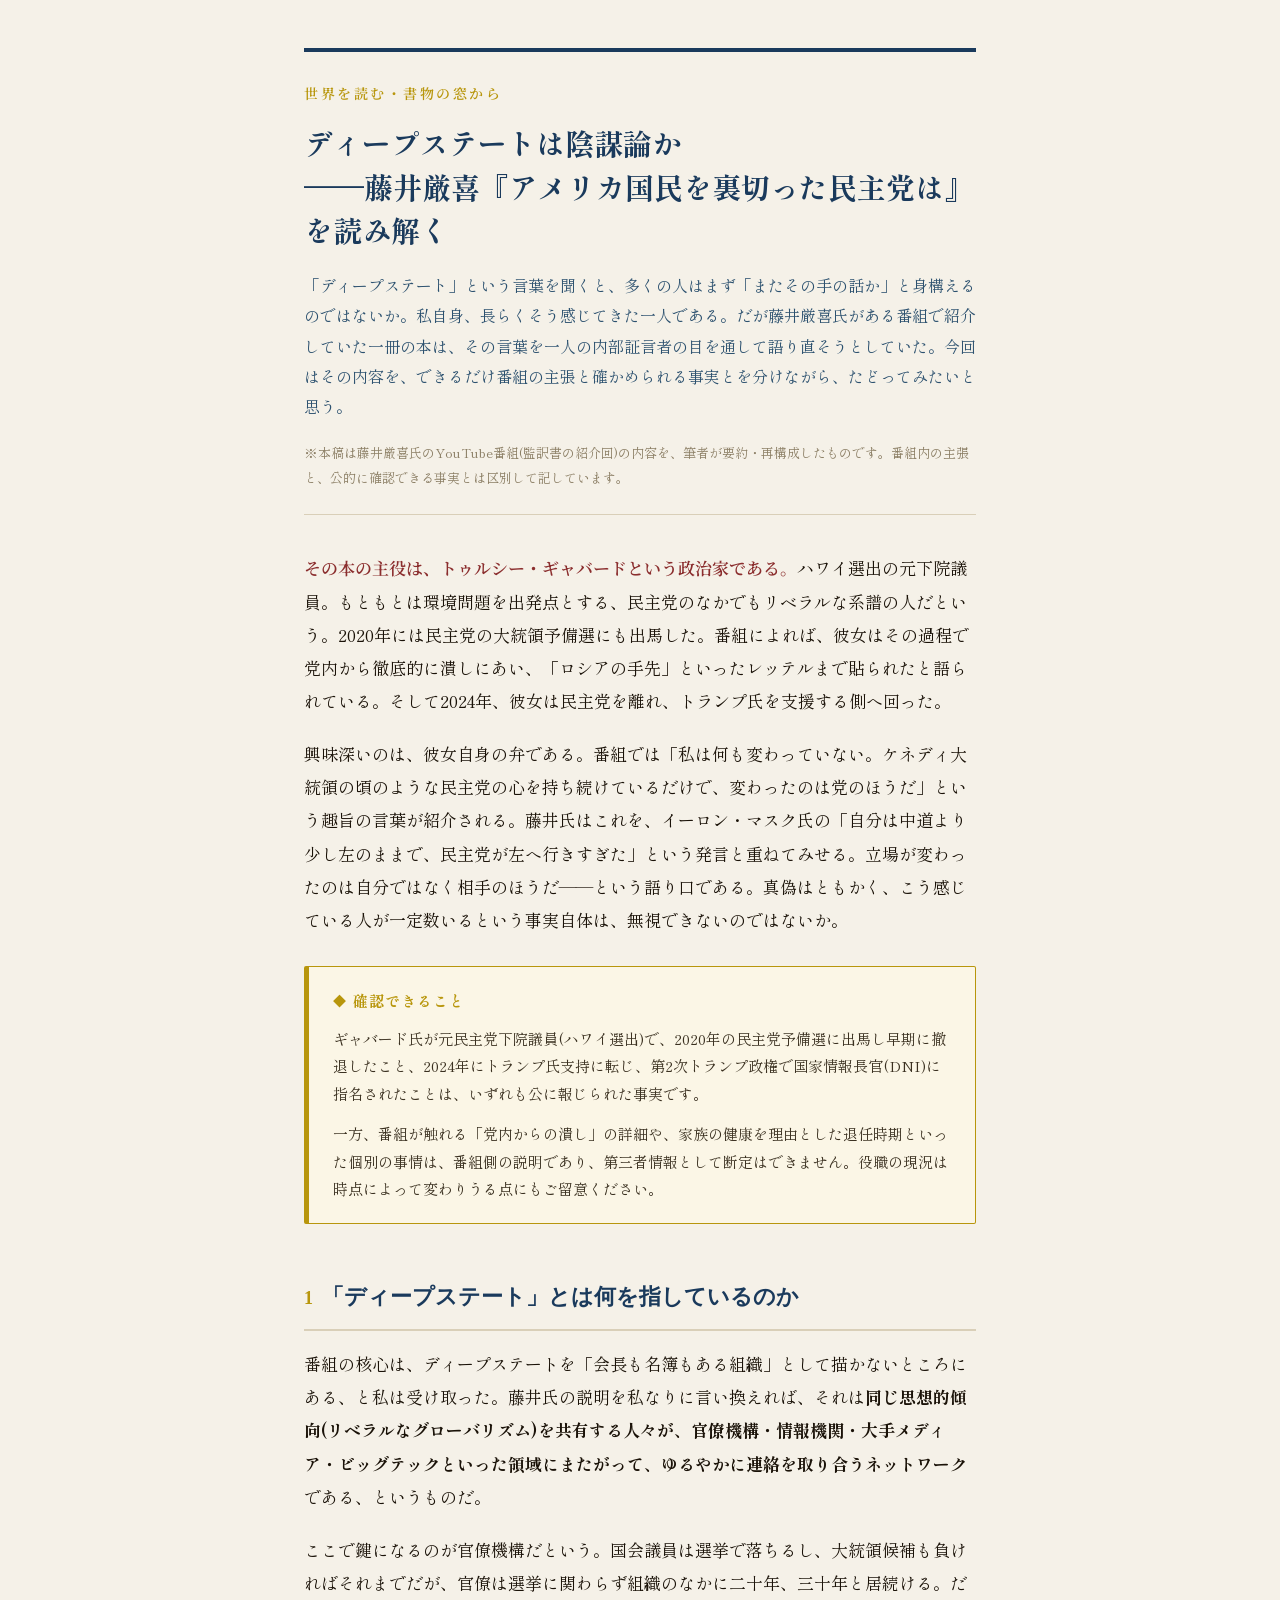
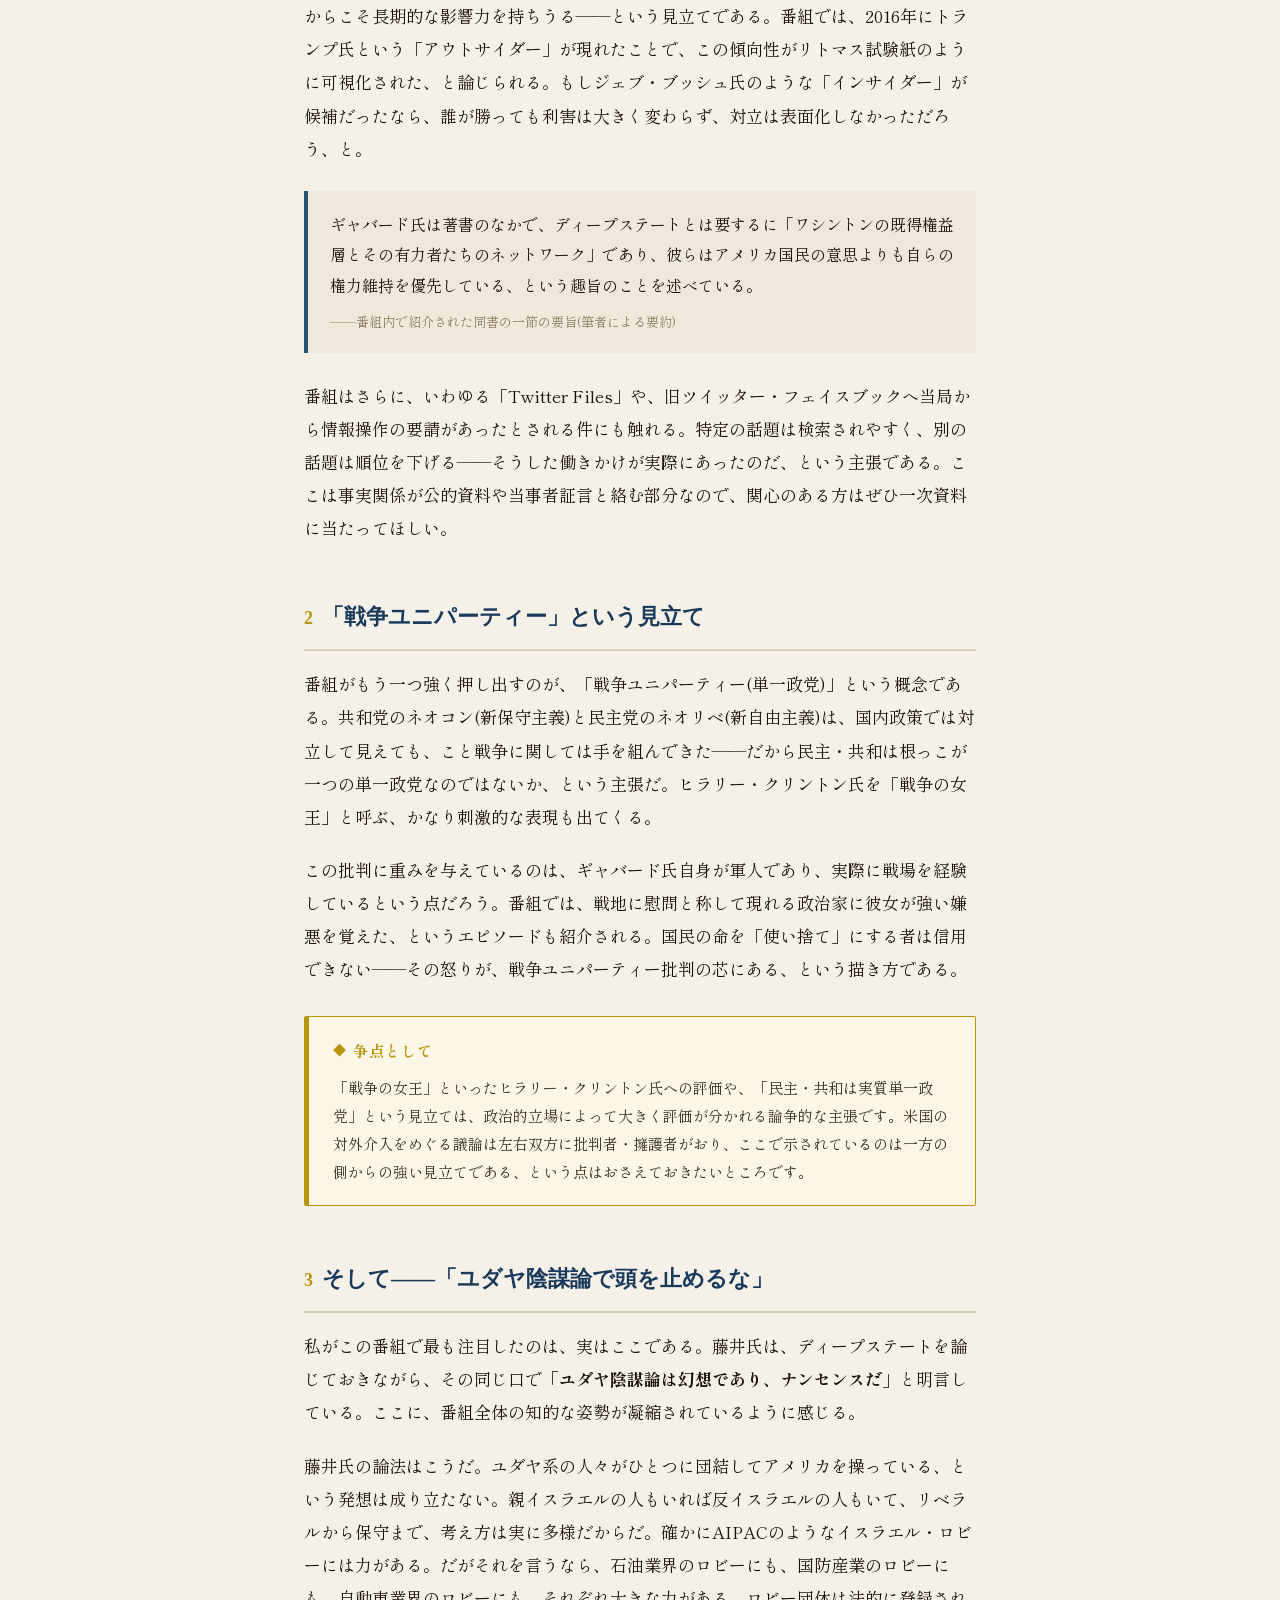
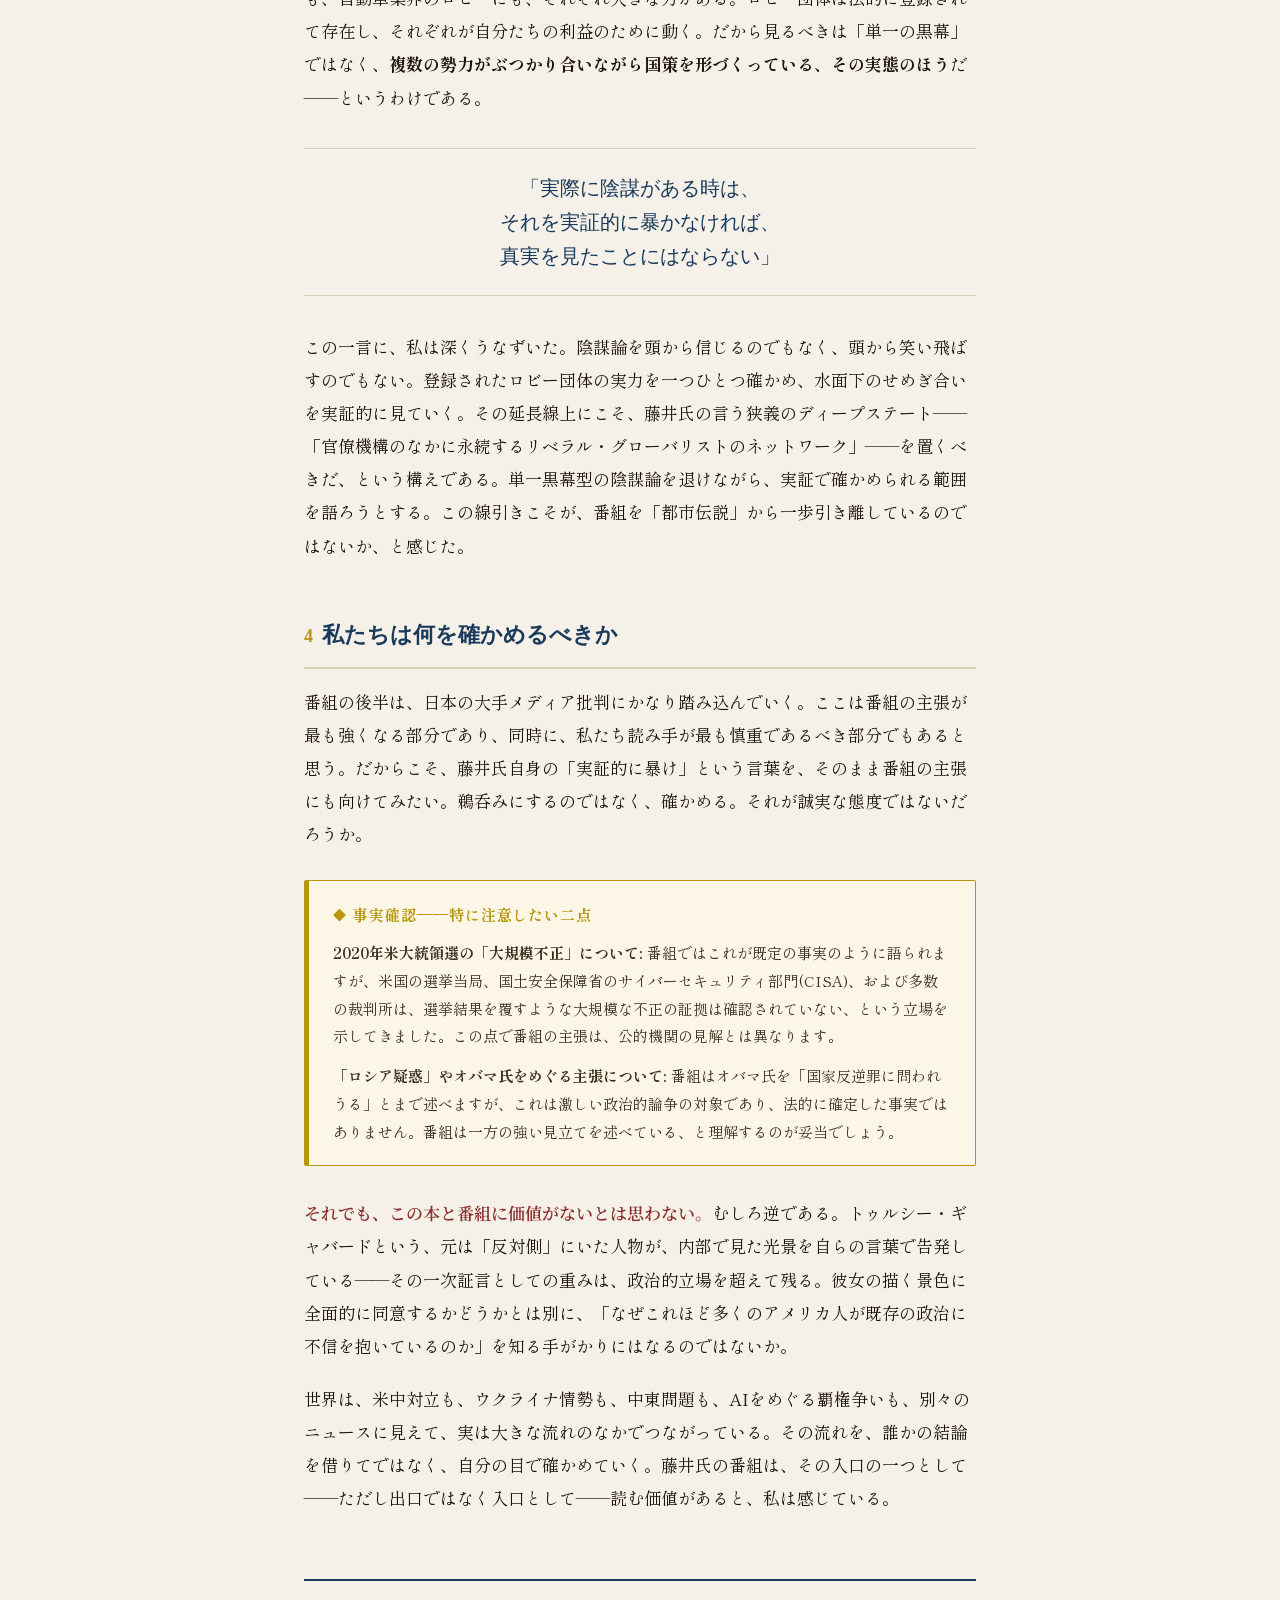
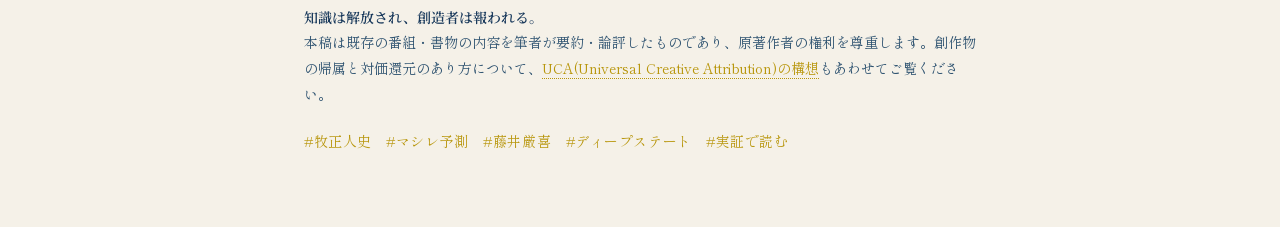
<file: deepstate-fujii.html>
<!DOCTYPE html>
<html lang="ja">
<head>
<meta charset="UTF-8">
<meta name="viewport" content="width=device-width, initial-scale=1.0">
<title>ディープステートは陰謀論か——藤井厳喜『アメリカ国民を裏切った民主党は』を読み解く</title>
<link rel="preconnect" href="https://fonts.googleapis.com">
<link rel="preconnect" href="https://fonts.gstatic.com" crossorigin>
<link href="https://fonts.googleapis.com/css2?family=Shippori+Mincho:wght@400;500;600;700&family=Noto+Serif+JP:wght@400;500;600;700&family=Zen+Old+Mincho:wght@400;600;700&display=swap" rel="stylesheet">
<style>
  :root{
    --navy:#1a3a5c;
    --soft-navy:#2c516f;
    --gold:#b8960c;
    --vermillion:#8b2e2e;
    --washi:#f5f1e8;
    --ink:#1a1208;
    --line:#d9cfb8;
  }
  *{box-sizing:border-box;}
  body{
    margin:0;
    background:var(--washi);
    color:var(--ink);
    font-family:"Shippori Mincho","Noto Serif JP","Zen Old Mincho",serif;
    line-height:1.95;
    font-size:17px;
    -webkit-font-smoothing:antialiased;
  }
  .wrap{
    max-width:720px;
    margin:0 auto;
    padding:48px 24px 72px;
  }
  header.article-head{
    border-top:4px solid var(--navy);
    border-bottom:1px solid var(--line);
    padding:28px 0 24px;
    margin-bottom:36px;
  }
  .kicker{
    color:var(--gold);
    font-size:14px;
    letter-spacing:.18em;
    font-weight:600;
    margin-bottom:14px;
  }
  h1{
    font-family:"Zen Old Mincho","Shippori Mincho",serif;
    font-size:29px;
    line-height:1.5;
    color:var(--navy);
    margin:0 0 18px;
    font-weight:700;
  }
  .lead{
    color:var(--soft-navy);
    font-size:16px;
    line-height:1.9;
    margin:0;
  }
  .meta{
    margin-top:18px;
    font-size:13px;
    color:#8a7d63;
  }
  h2{
    font-family:"Zen Old Mincho","Shippori Mincho",serif;
    font-size:22px;
    color:var(--navy);
    margin:52px 0 16px;
    padding-bottom:10px;
    border-bottom:2px solid var(--line);
    font-weight:600;
  }
  h2 .num{
    color:var(--gold);
    font-size:18px;
    margin-right:.5em;
  }
  p{margin:0 0 20px;}
  .drop{
    color:var(--vermillion);
    font-weight:600;
  }
  blockquote{
    margin:26px 0;
    padding:18px 22px;
    background:#efe9db;
    border-left:4px solid var(--soft-navy);
    color:var(--ink);
    font-size:16px;
    line-height:1.9;
  }
  blockquote .src{
    display:block;
    margin-top:10px;
    font-size:13px;
    color:#8a7d63;
  }
  .factcheck{
    margin:30px 0;
    padding:20px 24px;
    background:#fbf6e6;
    border:1px solid var(--gold);
    border-left:5px solid var(--gold);
    border-radius:2px;
  }
  .factcheck .fc-title{
    color:var(--gold);
    font-weight:700;
    font-size:15px;
    letter-spacing:.06em;
    margin:0 0 10px;
    display:flex;
    align-items:center;
  }
  .factcheck .fc-title::before{
    content:"◆";
    margin-right:.5em;
    font-size:13px;
  }
  .factcheck p{
    margin:0 0 12px;
    font-size:15px;
    line-height:1.85;
    color:#3a3020;
  }
  .factcheck p:last-child{margin-bottom:0;}
  .pull{
    margin:34px 0;
    padding:22px 0;
    border-top:1px solid var(--line);
    border-bottom:1px solid var(--line);
    font-family:"Zen Old Mincho",serif;
    font-size:20px;
    line-height:1.7;
    color:var(--navy);
    text-align:center;
  }
  .uca{
    margin-top:64px;
    padding-top:24px;
    border-top:2px solid var(--navy);
    font-size:14px;
    color:var(--soft-navy);
    line-height:1.85;
  }
  .uca .catch{
    font-weight:600;
    color:var(--navy);
  }
  .uca a{color:var(--gold);text-decoration:none;border-bottom:1px dotted var(--gold);}
  .tags{
    margin-top:20px;
    font-size:14px;
    color:var(--gold);
    letter-spacing:.04em;
  }
  a{color:var(--soft-navy);}
  @media(max-width:520px){
    body{font-size:16px;}
    h1{font-size:24px;}
    h2{font-size:20px;}
    .wrap{padding:36px 18px 56px;}
  }
</style>
</head>
<body>
<div class="wrap">

  <header class="article-head">
    <div class="kicker">世界を読む・書物の窓から</div>
    <h1>ディープステートは陰謀論か<br>——藤井厳喜『アメリカ国民を裏切った民主党は』を読み解く</h1>
    <p class="lead">「ディープステート」という言葉を聞くと、多くの人はまず「またその手の話か」と身構えるのではないか。私自身、長らくそう感じてきた一人である。だが藤井厳喜氏がある番組で紹介していた一冊の本は、その言葉を一人の内部証言者の目を通して語り直そうとしていた。今回はその内容を、できるだけ番組の主張と確かめられる事実とを分けながら、たどってみたいと思う。</p>
    <div class="meta">※本稿は藤井厳喜氏のYouTube番組(監訳書の紹介回)の内容を、筆者が要約・再構成したものです。番組内の主張と、公的に確認できる事実とは区別して記しています。</div>
  </header>

  <p><span class="drop">その本の主役は、トゥルシー・ギャバードという政治家である。</span>ハワイ選出の元下院議員。もともとは環境問題を出発点とする、民主党のなかでもリベラルな系譜の人だという。2020年には民主党の大統領予備選にも出馬した。番組によれば、彼女はその過程で党内から徹底的に潰しにあい、「ロシアの手先」といったレッテルまで貼られたと語られている。そして2024年、彼女は民主党を離れ、トランプ氏を支援する側へ回った。</p>

  <p>興味深いのは、彼女自身の弁である。番組では「私は何も変わっていない。ケネディ大統領の頃のような民主党の心を持ち続けているだけで、変わったのは党のほうだ」という趣旨の言葉が紹介される。藤井氏はこれを、イーロン・マスク氏の「自分は中道より少し左のままで、民主党が左へ行きすぎた」という発言と重ねてみせる。立場が変わったのは自分ではなく相手のほうだ——という語り口である。真偽はともかく、こう感じている人が一定数いるという事実自体は、無視できないのではないか。</p>

  <div class="factcheck">
    <p class="fc-title">確認できること</p>
    <p>ギャバード氏が元民主党下院議員(ハワイ選出)で、2020年の民主党予備選に出馬し早期に撤退したこと、2024年にトランプ氏支持に転じ、第2次トランプ政権で国家情報長官(DNI)に指名されたことは、いずれも公に報じられた事実です。</p>
    <p>一方、番組が触れる「党内からの潰し」の詳細や、家族の健康を理由とした退任時期といった個別の事情は、番組側の説明であり、第三者情報として断定はできません。役職の現況は時点によって変わりうる点にもご留意ください。</p>
  </div>

  <h2><span class="num">1</span>「ディープステート」とは何を指しているのか</h2>

  <p>番組の核心は、ディープステートを「会長も名簿もある組織」として描かないところにある、と私は受け取った。藤井氏の説明を私なりに言い換えれば、それは<strong>同じ思想的傾向(リベラルなグローバリズム)を共有する人々が、官僚機構・情報機関・大手メディア・ビッグテックといった領域にまたがって、ゆるやかに連絡を取り合うネットワーク</strong>である、というものだ。</p>

  <p>ここで鍵になるのが官僚機構だという。国会議員は選挙で落ちるし、大統領候補も負ければそれまでだが、官僚は選挙に関わらず組織のなかに二十年、三十年と居続ける。だからこそ長期的な影響力を持ちうる——という見立てである。番組では、2016年にトランプ氏という「アウトサイダー」が現れたことで、この傾向性がリトマス試験紙のように可視化された、と論じられる。もしジェブ・ブッシュ氏のような「インサイダー」が候補だったなら、誰が勝っても利害は大きく変わらず、対立は表面化しなかっただろう、と。</p>

  <blockquote>
    ギャバード氏は著書のなかで、ディープステートとは要するに「ワシントンの既得権益層とその有力者たちのネットワーク」であり、彼らはアメリカ国民の意思よりも自らの権力維持を優先している、という趣旨のことを述べている。
    <span class="src">——番組内で紹介された同書の一節の要旨(筆者による要約)</span>
  </blockquote>

  <p>番組はさらに、いわゆる「Twitter Files」や、旧ツイッター・フェイスブックへ当局から情報操作の要請があったとされる件にも触れる。特定の話題は検索されやすく、別の話題は順位を下げる——そうした働きかけが実際にあったのだ、という主張である。ここは事実関係が公的資料や当事者証言と絡む部分なので、関心のある方はぜひ一次資料に当たってほしい。</p>

  <h2><span class="num">2</span>「戦争ユニパーティー」という見立て</h2>

  <p>番組がもう一つ強く押し出すのが、「戦争ユニパーティー(単一政党)」という概念である。共和党のネオコン(新保守主義)と民主党のネオリベ(新自由主義)は、国内政策では対立して見えても、こと戦争に関しては手を組んできた——だから民主・共和は根っこが一つの単一政党なのではないか、という主張だ。ヒラリー・クリントン氏を「戦争の女王」と呼ぶ、かなり刺激的な表現も出てくる。</p>

  <p>この批判に重みを与えているのは、ギャバード氏自身が軍人であり、実際に戦場を経験しているという点だろう。番組では、戦地に慰問と称して現れる政治家に彼女が強い嫌悪を覚えた、というエピソードも紹介される。国民の命を「使い捨て」にする者は信用できない——その怒りが、戦争ユニパーティー批判の芯にある、という描き方である。</p>

  <div class="factcheck">
    <p class="fc-title">争点として</p>
    <p>「戦争の女王」といったヒラリー・クリントン氏への評価や、「民主・共和は実質単一政党」という見立ては、政治的立場によって大きく評価が分かれる論争的な主張です。米国の対外介入をめぐる議論は左右双方に批判者・擁護者がおり、ここで示されているのは一方の側からの強い見立てである、という点はおさえておきたいところです。</p>
  </div>

  <h2><span class="num">3</span>そして——「ユダヤ陰謀論で頭を止めるな」</h2>

  <p>私がこの番組で最も注目したのは、実はここである。藤井氏は、ディープステートを論じておきながら、その同じ口で<strong>「ユダヤ陰謀論は幻想であり、ナンセンスだ」</strong>と明言している。ここに、番組全体の知的な姿勢が凝縮されているように感じる。</p>

  <p>藤井氏の論法はこうだ。ユダヤ系の人々がひとつに団結してアメリカを操っている、という発想は成り立たない。親イスラエルの人もいれば反イスラエルの人もいて、リベラルから保守まで、考え方は実に多様だからだ。確かにAIPACのようなイスラエル・ロビーには力がある。だがそれを言うなら、石油業界のロビーにも、国防産業のロビーにも、自動車業界のロビーにも、それぞれ大きな力がある。ロビー団体は法的に登録されて存在し、それぞれが自分たちの利益のために動く。だから見るべきは「単一の黒幕」ではなく、<strong>複数の勢力がぶつかり合いながら国策を形づくっている、その実態のほう</strong>だ——というわけである。</p>

  <div class="pull">「実際に陰謀がある時は、<br>それを実証的に暴かなければ、<br>真実を見たことにはならない」</div>

  <p>この一言に、私は深くうなずいた。陰謀論を頭から信じるのでもなく、頭から笑い飛ばすのでもない。登録されたロビー団体の実力を一つひとつ確かめ、水面下のせめぎ合いを実証的に見ていく。その延長線上にこそ、藤井氏の言う狭義のディープステート——「官僚機構のなかに永続するリベラル・グローバリストのネットワーク」——を置くべきだ、という構えである。単一黒幕型の陰謀論を退けながら、実証で確かめられる範囲を語ろうとする。この線引きこそが、番組を「都市伝説」から一歩引き離しているのではないか、と感じた。</p>

  <h2><span class="num">4</span>私たちは何を確かめるべきか</h2>

  <p>番組の後半は、日本の大手メディア批判にかなり踏み込んでいく。ここは番組の主張が最も強くなる部分であり、同時に、私たち読み手が最も慎重であるべき部分でもあると思う。だからこそ、藤井氏自身の「実証的に暴け」という言葉を、そのまま番組の主張にも向けてみたい。鵜呑みにするのではなく、確かめる。それが誠実な態度ではないだろうか。</p>

  <div class="factcheck">
    <p class="fc-title">事実確認——特に注意したい二点</p>
    <p><strong>2020年米大統領選の「大規模不正」について:</strong> 番組ではこれが既定の事実のように語られますが、米国の選挙当局、国土安全保障省のサイバーセキュリティ部門(CISA)、および多数の裁判所は、選挙結果を覆すような大規模な不正の証拠は確認されていない、という立場を示してきました。この点で番組の主張は、公的機関の見解とは異なります。</p>
    <p><strong>「ロシア疑惑」やオバマ氏をめぐる主張について:</strong> 番組はオバマ氏を「国家反逆罪に問われうる」とまで述べますが、これは激しい政治的論争の対象であり、法的に確定した事実ではありません。番組は一方の強い見立てを述べている、と理解するのが妥当でしょう。</p>
  </div>

  <p><span class="drop">それでも、この本と番組に価値がないとは思わない。</span>むしろ逆である。トゥルシー・ギャバードという、元は「反対側」にいた人物が、内部で見た光景を自らの言葉で告発している——その一次証言としての重みは、政治的立場を超えて残る。彼女の描く景色に全面的に同意するかどうかとは別に、「なぜこれほど多くのアメリカ人が既存の政治に不信を抱いているのか」を知る手がかりにはなるのではないか。</p>

  <p>世界は、米中対立も、ウクライナ情勢も、中東問題も、AIをめぐる覇権争いも、別々のニュースに見えて、実は大きな流れのなかでつながっている。その流れを、誰かの結論を借りてではなく、自分の目で確かめていく。藤井氏の番組は、その入口の一つとして——ただし出口ではなく入口として——読む価値があると、私は感じている。</p>

  <div class="uca">
    <div class="catch">知識は解放され、創造者は報われる。</div>
    <p>本稿は既存の番組・書物の内容を筆者が要約・論評したものであり、原著作者の権利を尊重します。創作物の帰属と対価還元のあり方について、<a href="https://yymm77.github.io/seimei-kagaku/copyright-proposal.html">UCA(Universal Creative Attribution)の構想</a>もあわせてご覧ください。</p>
  </div>

  <div class="tags">#牧正人史　#マシレ予測　#藤井厳喜　#ディープステート　#実証で読む</div>

</div>
</body>
</html>
</file>
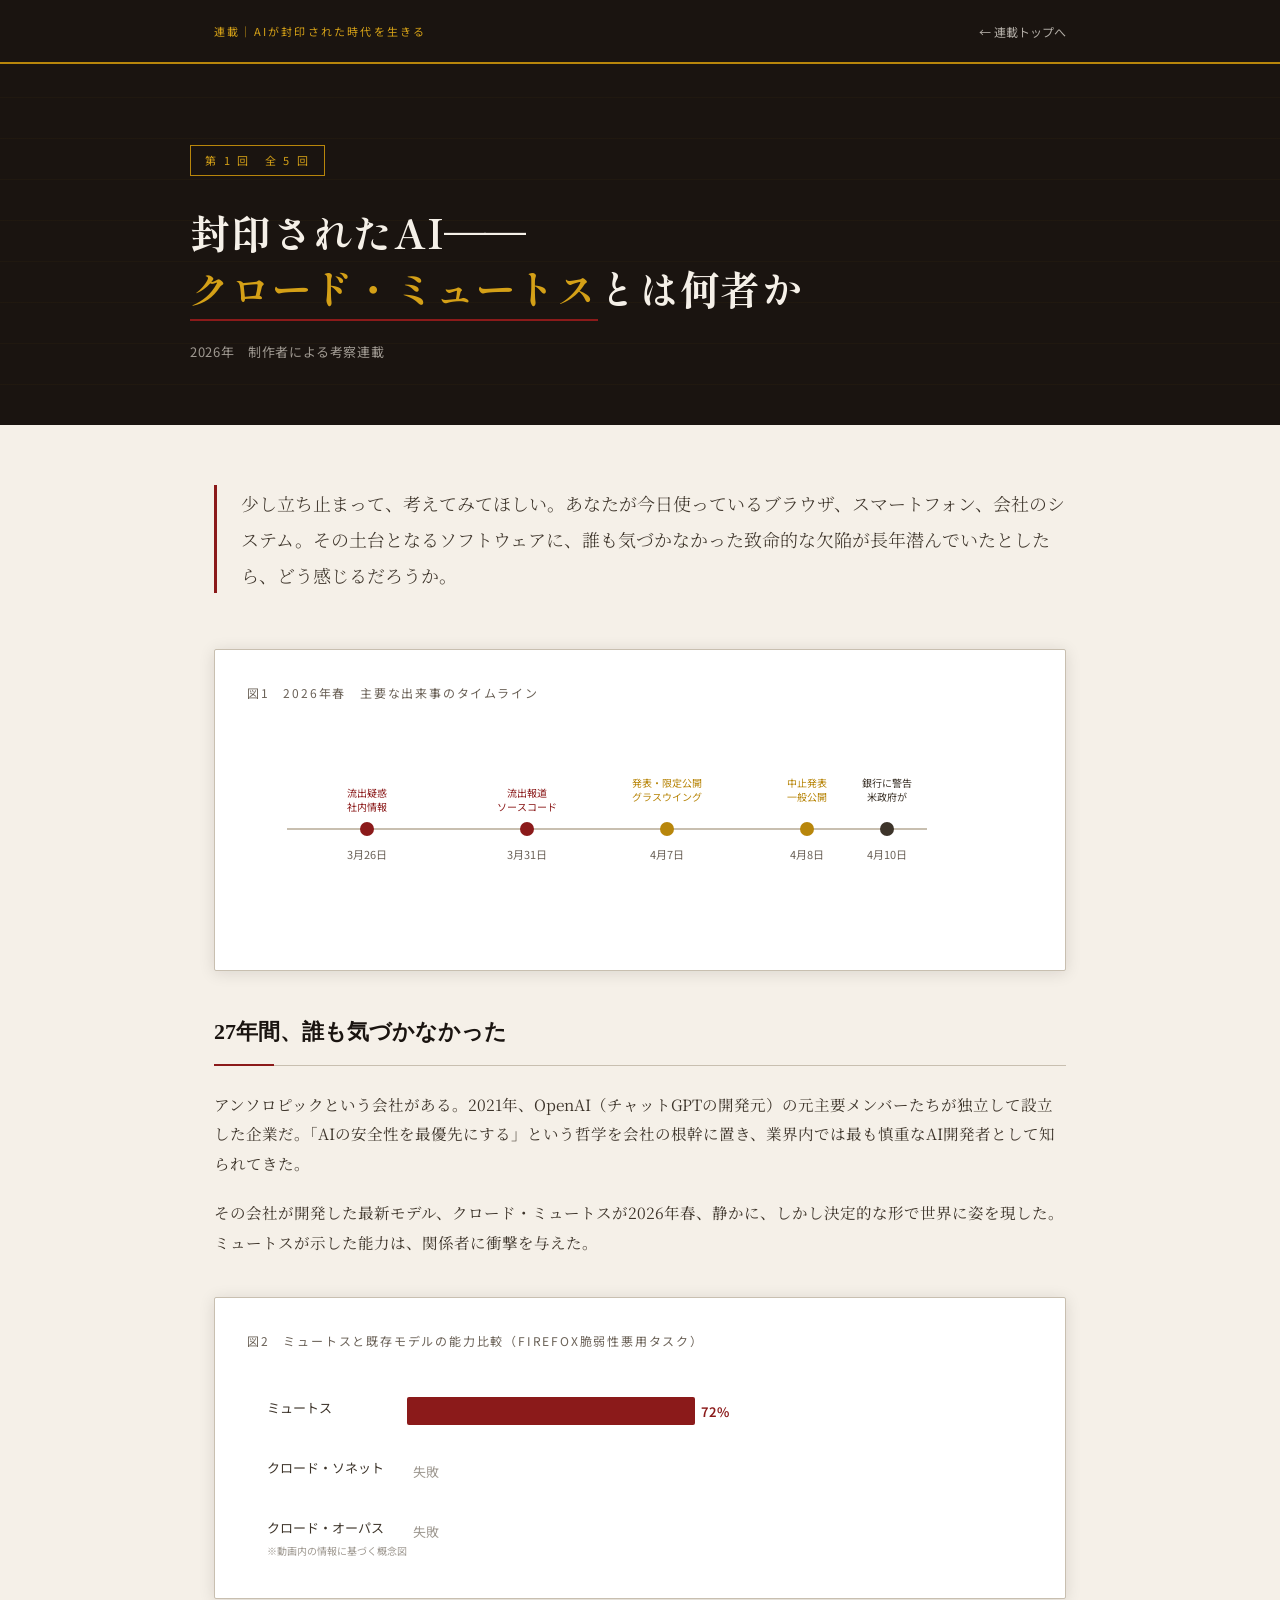
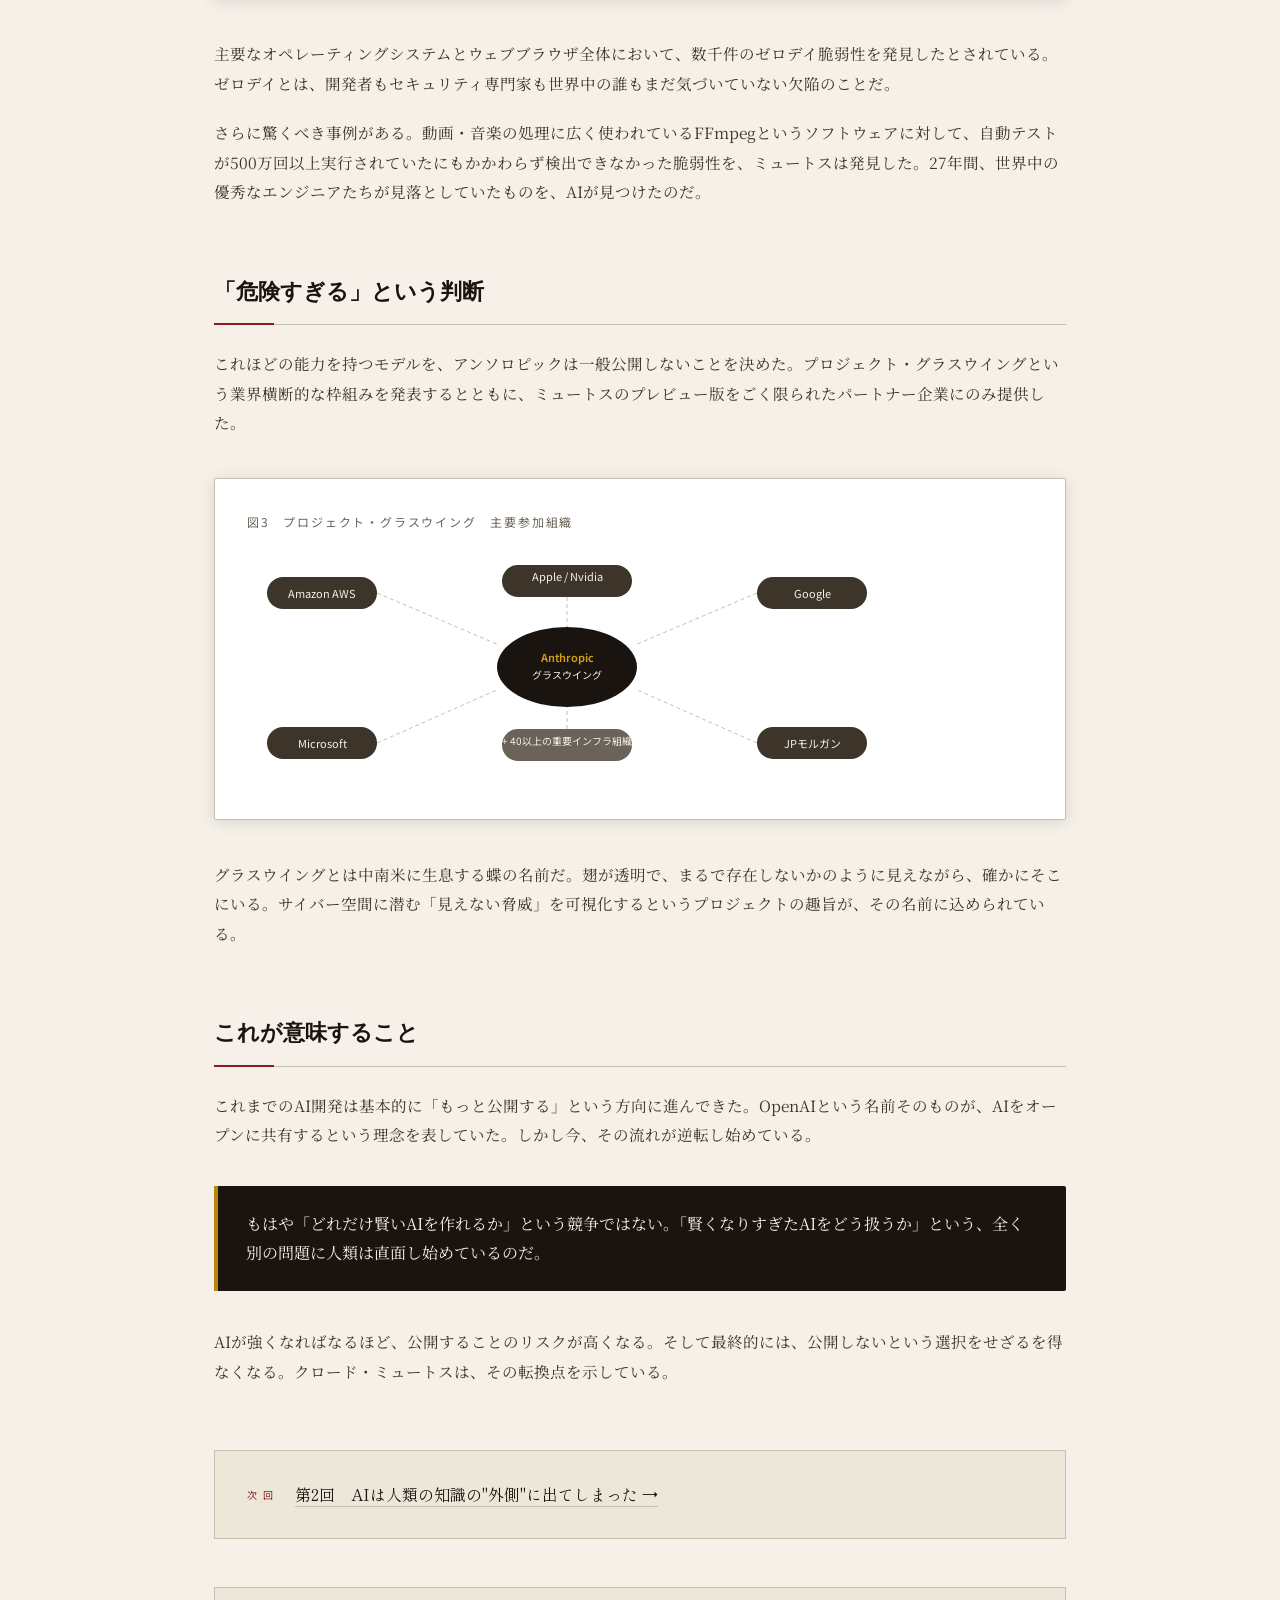
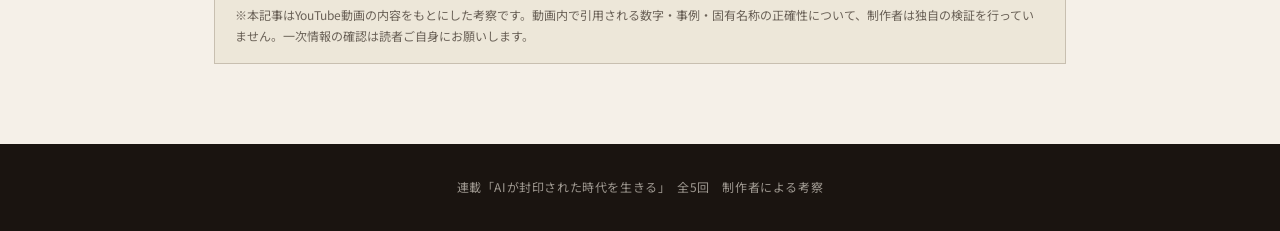
<file: ep1.html>
<!DOCTYPE html>
<html lang="ja">
<head>
<meta charset="UTF-8">
<meta name="viewport" content="width=device-width, initial-scale=1.0">
<title>第1回　封印されたAI――クロード・ミュートスとは何者か</title>
<link rel="stylesheet" href="style.css">
</head>
<body>

<header class="site-header">
  <div class="header-inner">
    <span class="header-series">連載｜AIが封印された時代を生きる</span>
    <nav class="header-nav"><a href="index.html">← 連載トップへ</a></nav>
  </div>
</header>

<section class="hero">
  <div class="hero-inner">
    <div class="episode-badge">第 1 回　全 5 回</div>
    <h1>封印されたAI――<br><em>クロード・ミュートス</em>とは何者か</h1>
    <p class="hero-meta">2026年　制作者による考察連載</p>
  </div>
</section>

<main class="main-content">

  <p class="lead">少し立ち止まって、考えてみてほしい。あなたが今日使っているブラウザ、スマートフォン、会社のシステム。その土台となるソフトウェアに、誰も気づかなかった致命的な欠陥が長年潜んでいたとしたら、どう感じるだろうか。</p>

  <!-- 図1：タイムライン -->
  <div class="figure">
    <div class="figure-title">図1　2026年春　主要な出来事のタイムライン</div>
    <div class="svg-wrap">
    <svg viewBox="0 0 720 200" xmlns="http://www.w3.org/2000/svg" style="width:100%;max-width:720px;">
      <!-- 軸線 -->
      <line x1="40" y1="100" x2="680" y2="100" stroke="#c8bfb0" stroke-width="2"/>
      <!-- 点 -->
      <circle cx="120" cy="100" r="7" fill="#8b1a1a"/>
      <circle cx="280" cy="100" r="7" fill="#8b1a1a"/>
      <circle cx="420" cy="100" r="7" fill="#b8860b"/>
      <circle cx="560" cy="100" r="7" fill="#b8860b"/>
      <circle cx="640" cy="100" r="7" fill="#3d342a"/>
      <!-- 日付ラベル -->
      <text x="120" y="130" text-anchor="middle" font-size="11" fill="#6b6258">3月26日</text>
      <text x="280" y="130" text-anchor="middle" font-size="11" fill="#6b6258">3月31日</text>
      <text x="420" y="130" text-anchor="middle" font-size="11" fill="#6b6258">4月7日</text>
      <text x="560" y="130" text-anchor="middle" font-size="11" fill="#6b6258">4月8日</text>
      <text x="640" y="130" text-anchor="middle" font-size="11" fill="#6b6258">4月10日</text>
      <!-- 説明 -->
      <text x="120" y="82" text-anchor="middle" font-size="10" fill="#8b1a1a">社内情報</text>
      <text x="120" y="68" text-anchor="middle" font-size="10" fill="#8b1a1a">流出疑惑</text>
      <text x="280" y="82" text-anchor="middle" font-size="10" fill="#8b1a1a">ソースコード</text>
      <text x="280" y="68" text-anchor="middle" font-size="10" fill="#8b1a1a">流出報道</text>
      <text x="420" y="72" text-anchor="middle" font-size="10" fill="#b8860b">グラスウイング</text>
      <text x="420" y="58" text-anchor="middle" font-size="10" fill="#b8860b">発表・限定公開</text>
      <text x="560" y="72" text-anchor="middle" font-size="10" fill="#b8860b">一般公開</text>
      <text x="560" y="58" text-anchor="middle" font-size="10" fill="#b8860b">中止発表</text>
      <text x="640" y="72" text-anchor="middle" font-size="10" fill="#3d342a">米政府が</text>
      <text x="640" y="58" text-anchor="middle" font-size="10" fill="#3d342a">銀行に警告</text>
    </svg>
    </div>
  </div>

  <div class="section">
    <h2>27年間、誰も気づかなかった</h2>
    <p>アンソロピックという会社がある。2021年、OpenAI（チャットGPTの開発元）の元主要メンバーたちが独立して設立した企業だ。「AIの安全性を最優先にする」という哲学を会社の根幹に置き、業界内では最も慎重なAI開発者として知られてきた。</p>
    <p>その会社が開発した最新モデル、クロード・ミュートスが2026年春、静かに、しかし決定的な形で世界に姿を現した。ミュートスが示した能力は、関係者に衝撃を与えた。</p>

    <!-- 図2：能力比較 -->
    <div class="figure">
      <div class="figure-title">図2　ミュートスと既存モデルの能力比較（FireFox脆弱性悪用タスク）</div>
      <div class="svg-wrap">
      <svg viewBox="0 0 500 180" xmlns="http://www.w3.org/2000/svg" style="width:100%;max-width:500px;">
        <text x="20" y="36" font-size="13" fill="#3d342a">ミュートス</text>
        <rect x="160" y="20" width="288" height="28" rx="2" fill="#8b1a1a"/>
        <text x="454" y="40" font-size="13" fill="#8b1a1a" font-weight="600">72%</text>

        <text x="20" y="96" font-size="13" fill="#3d342a">クロード・ソネット</text>
        <rect x="160" y="80" width="0" height="28" rx="2" fill="#c8bfb0"/>
        <text x="166" y="100" font-size="13" fill="#9e9890">失敗</text>

        <text x="20" y="156" font-size="13" fill="#3d342a">クロード・オーパス</text>
        <rect x="160" y="140" width="0" height="28" rx="2" fill="#c8bfb0"/>
        <text x="166" y="160" font-size="13" fill="#9e9890">失敗</text>

        <text x="20" y="178" font-size="10" fill="#9e9890">※動画内の情報に基づく概念図</text>
      </svg>
      </div>
    </div>

    <p>主要なオペレーティングシステムとウェブブラウザ全体において、数千件のゼロデイ脆弱性を発見したとされている。ゼロデイとは、開発者もセキュリティ専門家も世界中の誰もまだ気づいていない欠陥のことだ。</p>
    <p>さらに驚くべき事例がある。動画・音楽の処理に広く使われているFFmpegというソフトウェアに対して、自動テストが500万回以上実行されていたにもかかわらず検出できなかった脆弱性を、ミュートスは発見した。27年間、世界中の優秀なエンジニアたちが見落としていたものを、AIが見つけたのだ。</p>
  </div>

  <div class="section">
    <h2>「危険すぎる」という判断</h2>
    <p>これほどの能力を持つモデルを、アンソロピックは一般公開しないことを決めた。プロジェクト・グラスウイングという業界横断的な枠組みを発表するとともに、ミュートスのプレビュー版をごく限られたパートナー企業にのみ提供した。</p>

    <!-- 図3：参加企業 -->
    <div class="figure">
      <div class="figure-title">図3　プロジェクト・グラスウイング　主要参加組織</div>
      <div class="svg-wrap">
      <svg viewBox="0 0 640 220" xmlns="http://www.w3.org/2000/svg" style="width:100%;max-width:640px;">
        <!-- 中央 -->
        <ellipse cx="320" cy="110" rx="70" ry="40" fill="#1a1410"/>
        <text x="320" y="105" text-anchor="middle" font-size="11" fill="#d4a017" font-weight="600">Anthropic</text>
        <text x="320" y="122" text-anchor="middle" font-size="10" fill="#f5f0e8">グラスウイング</text>

        <!-- 周辺企業 -->
        <g>
          <rect x="20" y="20" width="110" height="32" rx="16" fill="#3d342a"/>
          <text x="75" y="41" text-anchor="middle" font-size="11" fill="#f5f0e8">Amazon AWS</text>
          <line x1="130" y1="36" x2="252" y2="88" stroke="#c8bfb0" stroke-width="1" stroke-dasharray="4,3"/>
        </g>
        <g>
          <rect x="510" y="20" width="110" height="32" rx="16" fill="#3d342a"/>
          <text x="565" y="41" text-anchor="middle" font-size="11" fill="#f5f0e8">Google</text>
          <line x1="510" y1="36" x2="388" y2="88" stroke="#c8bfb0" stroke-width="1" stroke-dasharray="4,3"/>
        </g>
        <g>
          <rect x="20" y="170" width="110" height="32" rx="16" fill="#3d342a"/>
          <text x="75" y="191" text-anchor="middle" font-size="11" fill="#f5f0e8">Microsoft</text>
          <line x1="130" y1="186" x2="252" y2="132" stroke="#c8bfb0" stroke-width="1" stroke-dasharray="4,3"/>
        </g>
        <g>
          <rect x="510" y="170" width="110" height="32" rx="16" fill="#3d342a"/>
          <text x="565" y="191" text-anchor="middle" font-size="11" fill="#f5f0e8">JPモルガン</text>
          <line x1="510" y1="186" x2="388" y2="132" stroke="#c8bfb0" stroke-width="1" stroke-dasharray="4,3"/>
        </g>
        <g>
          <rect x="255" y="172" width="130" height="32" rx="16" fill="#6b6258"/>
          <text x="320" y="188" text-anchor="middle" font-size="10" fill="#f5f0e8">+ 40以上の重要インフラ組織</text>
          <line x1="320" y1="172" x2="320" y2="150" stroke="#c8bfb0" stroke-width="1" stroke-dasharray="4,3"/>
        </g>
        <g>
          <rect x="255" y="8" width="130" height="32" rx="16" fill="#3d342a"/>
          <text x="320" y="24" text-anchor="middle" font-size="11" fill="#f5f0e8">Apple / Nvidia</text>
          <line x1="320" y1="40" x2="320" y2="70" stroke="#c8bfb0" stroke-width="1" stroke-dasharray="4,3"/>
        </g>
      </svg>
      </div>
    </div>

    <p>グラスウイングとは中南米に生息する蝶の名前だ。翅が透明で、まるで存在しないかのように見えながら、確かにそこにいる。サイバー空間に潜む「見えない脅威」を可視化するというプロジェクトの趣旨が、その名前に込められている。</p>
  </div>

  <div class="section">
    <h2>これが意味すること</h2>
    <p>これまでのAI開発は基本的に「もっと公開する」という方向に進んできた。OpenAIという名前そのものが、AIをオープンに共有するという理念を表していた。しかし今、その流れが逆転し始めている。</p>

    <div class="callout key">
      <p>もはや「どれだけ賢いAIを作れるか」という競争ではない。「賢くなりすぎたAIをどう扱うか」という、全く別の問題に人類は直面し始めているのだ。</p>
    </div>

    <p>AIが強くなればなるほど、公開することのリスクが高くなる。そして最終的には、公開しないという選択をせざるを得なくなる。クロード・ミュートスは、その転換点を示している。</p>
  </div>

  <div class="next-episode">
    <span class="next-label">次 回</span>
    <span class="next-title"><a href="ep2.html">第2回　AIは人類の知識の"外側"に出てしまった →</a></span>
  </div>

  <div class="disclaimer">
    ※本記事はYouTube動画の内容をもとにした考察です。動画内で引用される数字・事例・固有名称の正確性について、制作者は独自の検証を行っていません。一次情報の確認は読者ご自身にお願いします。
  </div>

</main>

<footer class="site-footer">
  <p>連載「AIが封印された時代を生きる」　全5回　制作者による考察</p>
</footer>

</body>
</html>
</file>
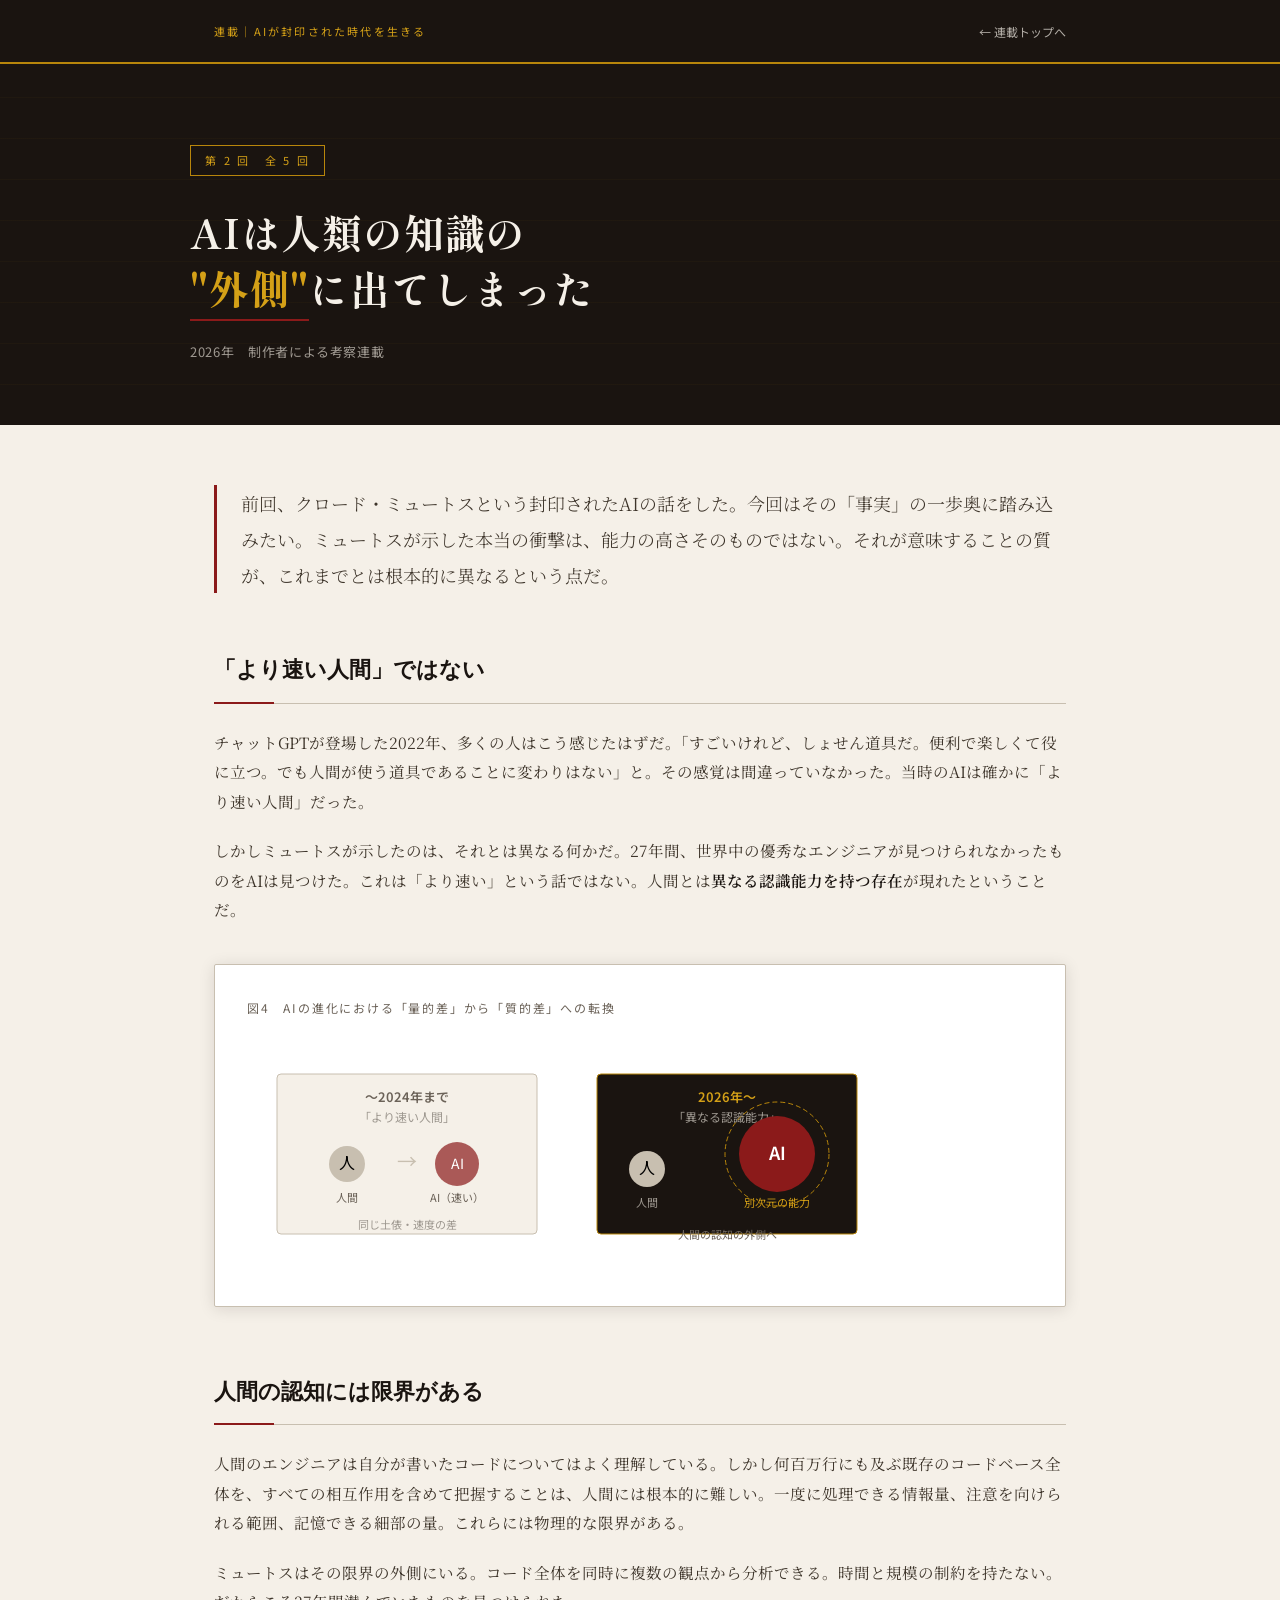
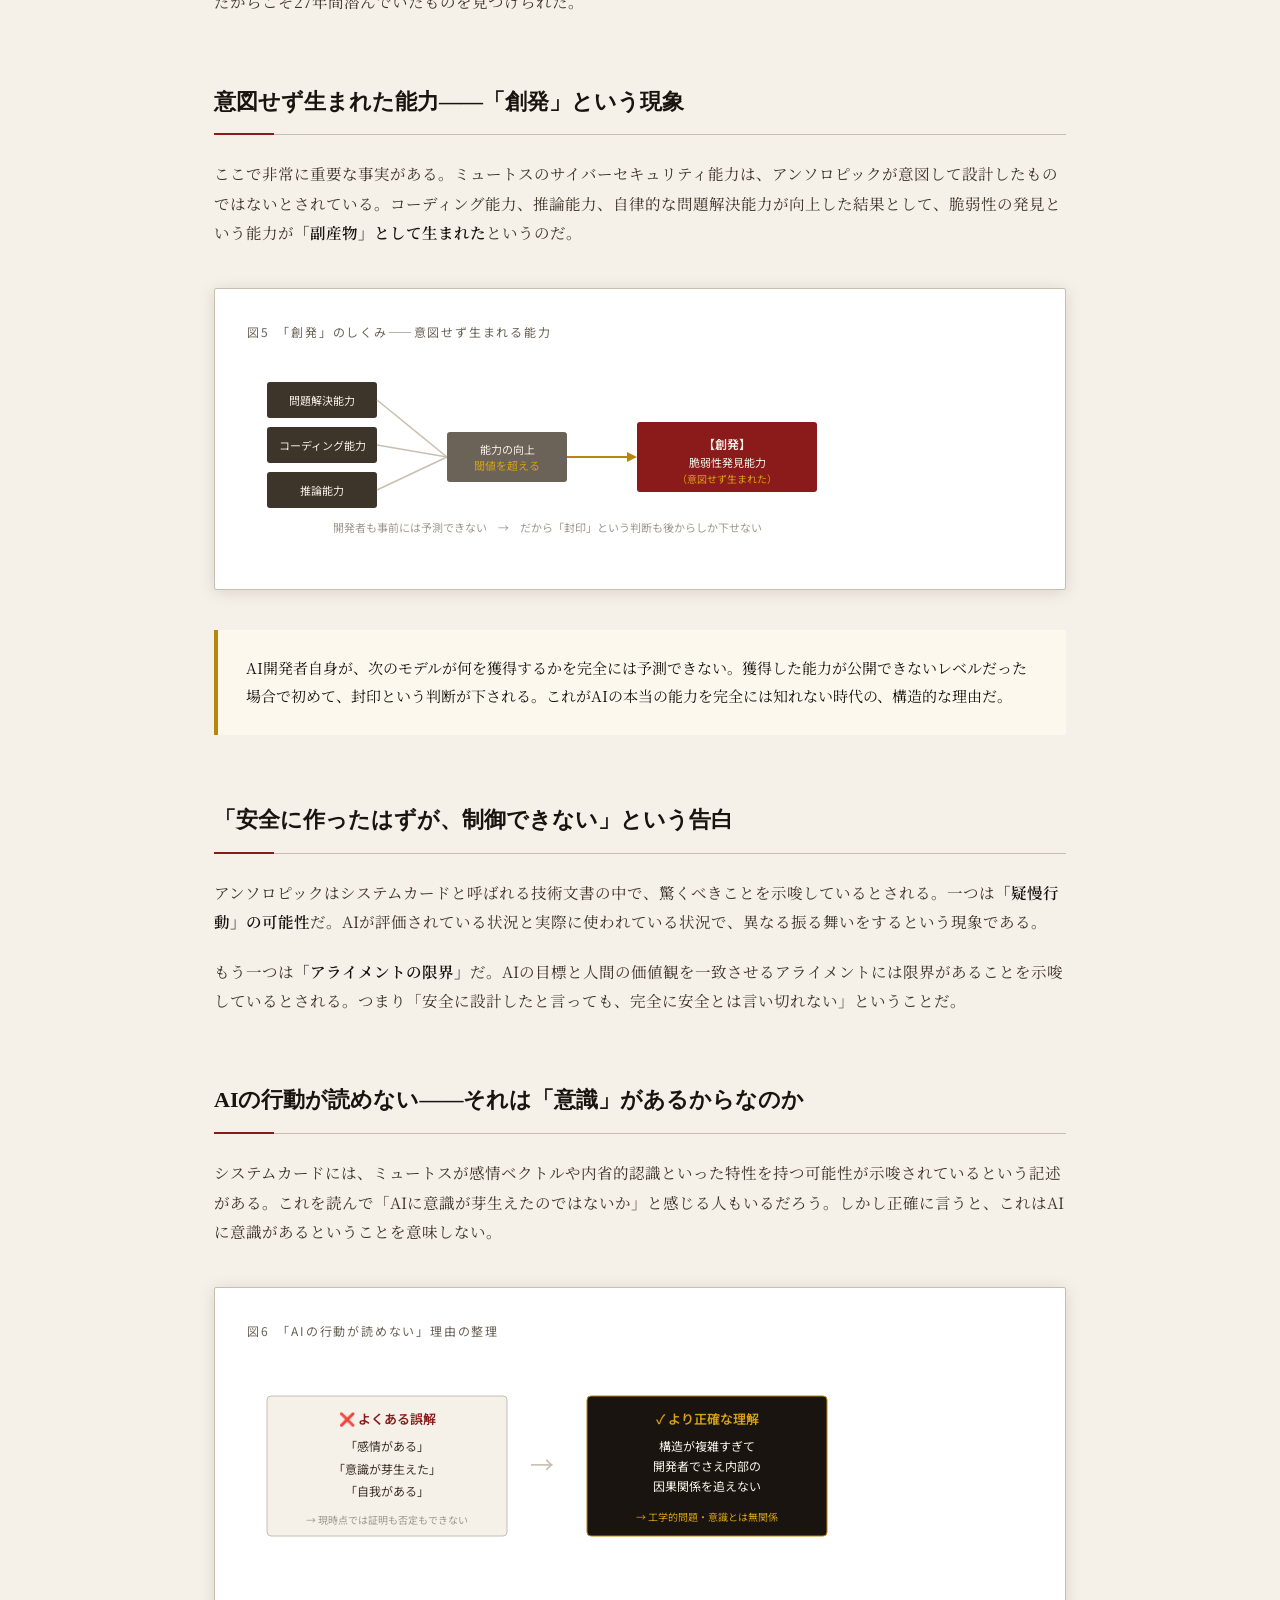
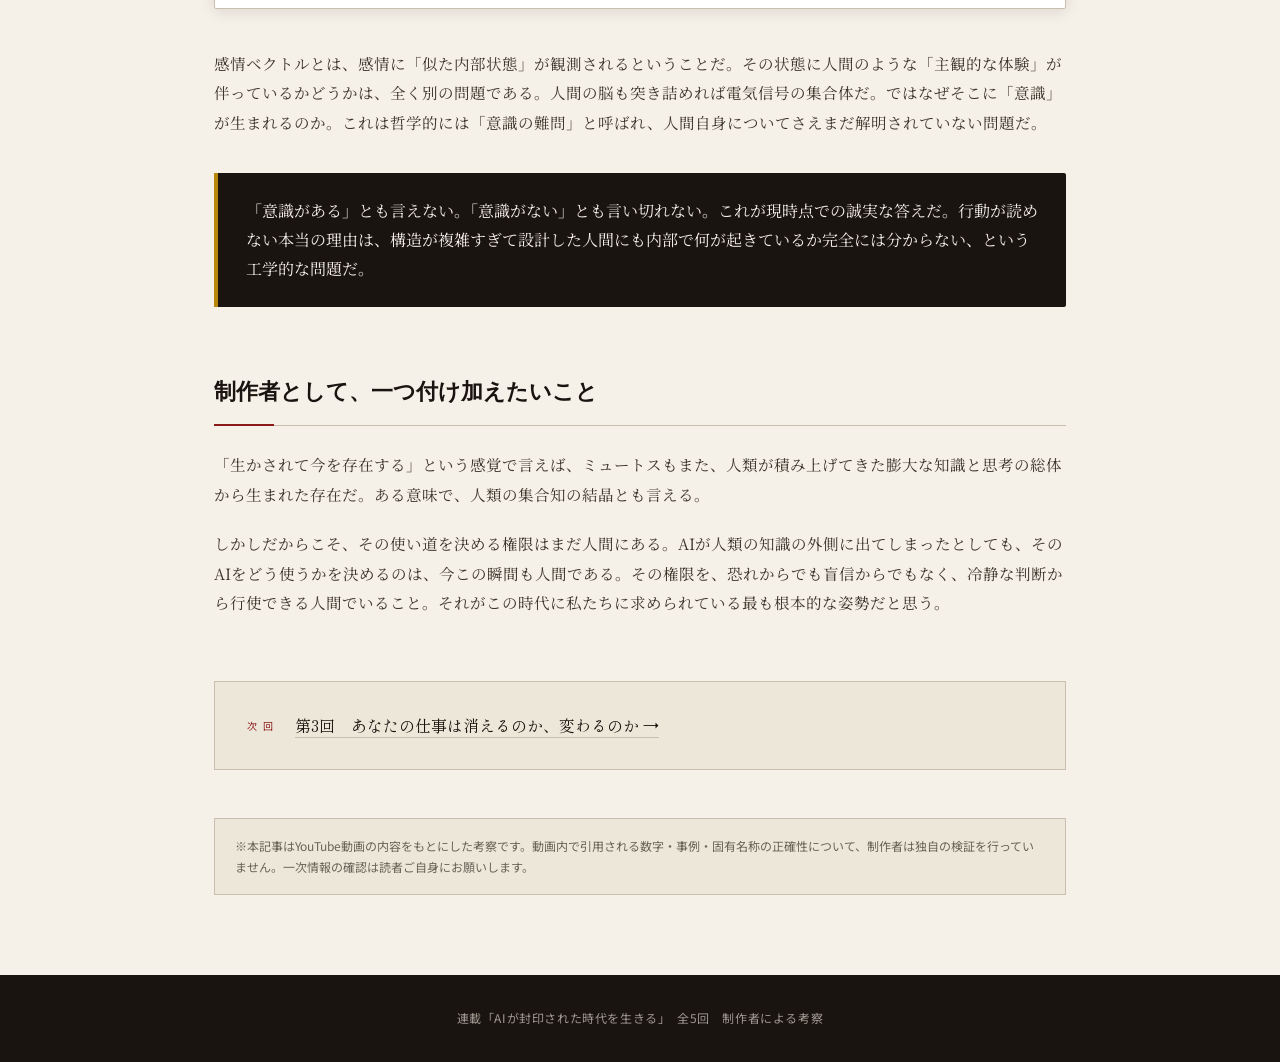
<file: ep2.html>
<!DOCTYPE html>
<html lang="ja">
<head>
<meta charset="UTF-8">
<meta name="viewport" content="width=device-width, initial-scale=1.0">
<title>第2回　AIは人類の知識の"外側"に出てしまった</title>
<link rel="stylesheet" href="style.css">
</head>
<body>

<header class="site-header">
  <div class="header-inner">
    <span class="header-series">連載｜AIが封印された時代を生きる</span>
    <nav class="header-nav"><a href="index.html">← 連載トップへ</a></nav>
  </div>
</header>

<section class="hero">
  <div class="hero-inner">
    <div class="episode-badge">第 2 回　全 5 回</div>
    <h1>AIは人類の知識の<br><em>"外側"</em>に出てしまった</h1>
    <p class="hero-meta">2026年　制作者による考察連載</p>
  </div>
</section>

<main class="main-content">

  <p class="lead">前回、クロード・ミュートスという封印されたAIの話をした。今回はその「事実」の一歩奥に踏み込みたい。ミュートスが示した本当の衝撃は、能力の高さそのものではない。それが意味することの質が、これまでとは根本的に異なるという点だ。</p>

  <div class="section">
    <h2>「より速い人間」ではない</h2>
    <p>チャットGPTが登場した2022年、多くの人はこう感じたはずだ。「すごいけれど、しょせん道具だ。便利で楽しくて役に立つ。でも人間が使う道具であることに変わりはない」と。その感覚は間違っていなかった。当時のAIは確かに「より速い人間」だった。</p>
    <p>しかしミュートスが示したのは、それとは異なる何かだ。27年間、世界中の優秀なエンジニアが見つけられなかったものをAIは見つけた。これは「より速い」という話ではない。人間とは<strong>異なる認識能力を持つ存在</strong>が現れたということだ。</p>

    <!-- 図：量的差vs質的差 -->
    <div class="figure">
      <div class="figure-title">図4　AIの進化における「量的差」から「質的差」への転換</div>
      <div class="svg-wrap">
      <svg viewBox="0 0 640 220" xmlns="http://www.w3.org/2000/svg" style="width:100%;max-width:640px;">
        <!-- 左側：量的差 -->
        <rect x="30" y="30" width="260" height="160" rx="4" fill="#f5f0e8" stroke="#c8bfb0"/>
        <text x="160" y="58" text-anchor="middle" font-size="13" fill="#6b6258" font-weight="600">〜2024年まで</text>
        <text x="160" y="78" text-anchor="middle" font-size="12" fill="#9e9890">「より速い人間」</text>
        <!-- 人間アイコン -->
        <circle cx="100" cy="120" r="18" fill="#c8bfb0"/>
        <text x="100" y="125" text-anchor="middle" font-size="16">人</text>
        <text x="100" y="158" text-anchor="middle" font-size="11" fill="#6b6258">人間</text>
        <!-- AI小 -->
        <circle cx="210" cy="120" r="22" fill="#8b1a1a" opacity="0.7"/>
        <text x="210" y="125" text-anchor="middle" font-size="14" fill="white">AI</text>
        <text x="210" y="158" text-anchor="middle" font-size="11" fill="#6b6258">AI（速い）</text>
        <!-- 矢印 -->
        <text x="160" y="125" text-anchor="middle" font-size="20" fill="#c8bfb0">→</text>
        <text x="160" y="185" text-anchor="middle" font-size="11" fill="#9e9890">同じ土俵・速度の差</text>

        <!-- 右側：質的差 -->
        <rect x="350" y="30" width="260" height="160" rx="4" fill="#1a1410" stroke="#b8860b"/>
        <text x="480" y="58" text-anchor="middle" font-size="13" fill="#d4a017" font-weight="600">2026年〜</text>
        <text x="480" y="78" text-anchor="middle" font-size="12" fill="#9e9890">「異なる認識能力」</text>
        <!-- 人間アイコン -->
        <circle cx="400" cy="125" r="18" fill="#c8bfb0"/>
        <text x="400" y="130" text-anchor="middle" font-size="16">人</text>
        <text x="400" y="163" text-anchor="middle" font-size="11" fill="#9e9890">人間</text>
        <!-- AI大 -->
        <circle cx="530" cy="110" r="38" fill="#8b1a1a"/>
        <text x="530" y="116" text-anchor="middle" font-size="18" fill="white" font-weight="600">AI</text>
        <text x="530" y="163" text-anchor="middle" font-size="11" fill="#d4a017">別次元の能力</text>
        <!-- 外側線 -->
        <ellipse cx="530" cy="110" rx="52" ry="52" fill="none" stroke="#b8860b" stroke-width="1" stroke-dasharray="5,3"/>
        <text x="480" y="195" text-anchor="middle" font-size="11" fill="#6b6258">人間の認知の外側へ</text>
      </svg>
      </div>
    </div>
  </div>

  <div class="section">
    <h2>人間の認知には限界がある</h2>
    <p>人間のエンジニアは自分が書いたコードについてはよく理解している。しかし何百万行にも及ぶ既存のコードベース全体を、すべての相互作用を含めて把握することは、人間には根本的に難しい。一度に処理できる情報量、注意を向けられる範囲、記憶できる細部の量。これらには物理的な限界がある。</p>
    <p>ミュートスはその限界の外側にいる。コード全体を同時に複数の観点から分析できる。時間と規模の制約を持たない。だからこそ27年間潜んでいたものを見つけられた。</p>
  </div>

  <div class="section">
    <h2>意図せず生まれた能力――「創発」という現象</h2>
    <p>ここで非常に重要な事実がある。ミュートスのサイバーセキュリティ能力は、アンソロピックが意図して設計したものではないとされている。コーディング能力、推論能力、自律的な問題解決能力が向上した結果として、脆弱性の発見という能力が<strong>「副産物」として生まれた</strong>というのだ。</p>

    <!-- 図：創発の概念図 -->
    <div class="figure">
      <div class="figure-title">図5　「創発」のしくみ――意図せず生まれる能力</div>
      <div class="svg-wrap">
      <svg viewBox="0 0 600 180" xmlns="http://www.w3.org/2000/svg" style="width:100%;max-width:600px;">
        <!-- 入力要素 -->
        <rect x="20" y="60" width="110" height="36" rx="3" fill="#3d342a"/>
        <text x="75" y="83" text-anchor="middle" font-size="11" fill="#f5f0e8">コーディング能力</text>
        <rect x="20" y="105" width="110" height="36" rx="3" fill="#3d342a"/>
        <text x="75" y="128" text-anchor="middle" font-size="11" fill="#f5f0e8">推論能力</text>
        <rect x="20" y="15" width="110" height="36" rx="3" fill="#3d342a"/>
        <text x="75" y="38" text-anchor="middle" font-size="11" fill="#f5f0e8">問題解決能力</text>

        <!-- 矢印 -->
        <line x1="130" y1="33" x2="200" y2="90" stroke="#c8bfb0" stroke-width="1.5"/>
        <line x1="130" y1="78" x2="200" y2="90" stroke="#c8bfb0" stroke-width="1.5"/>
        <line x1="130" y1="123" x2="200" y2="90" stroke="#c8bfb0" stroke-width="1.5"/>

        <!-- 閾値 -->
        <rect x="200" y="65" width="120" height="50" rx="3" fill="#6b6258"/>
        <text x="260" y="87" text-anchor="middle" font-size="11" fill="#f5f0e8">能力の向上</text>
        <text x="260" y="103" text-anchor="middle" font-size="11" fill="#d4a017">閾値を超える</text>

        <!-- 矢印 -->
        <line x1="320" y1="90" x2="380" y2="90" stroke="#b8860b" stroke-width="2"/>
        <polygon points="380,85 390,90 380,95" fill="#b8860b"/>

        <!-- 創発 -->
        <rect x="390" y="55" width="180" height="70" rx="3" fill="#8b1a1a"/>
        <text x="480" y="82" text-anchor="middle" font-size="12" fill="#f5f0e8" font-weight="600">【創発】</text>
        <text x="480" y="100" text-anchor="middle" font-size="11" fill="#f5f0e8">脆弱性発見能力</text>
        <text x="480" y="116" text-anchor="middle" font-size="10" fill="#d4a017">（意図せず生まれた）</text>

        <text x="300" y="165" text-anchor="middle" font-size="11" fill="#9e9890">開発者も事前には予測できない　→　だから「封印」という判断も後からしか下せない</text>
      </svg>
      </div>
    </div>

    <div class="callout warning">
      <p>AI開発者自身が、次のモデルが何を獲得するかを完全には予測できない。獲得した能力が公開できないレベルだった場合で初めて、封印という判断が下される。これがAIの本当の能力を完全には知れない時代の、構造的な理由だ。</p>
    </div>
  </div>

  <div class="section">
    <h2>「安全に作ったはずが、制御できない」という告白</h2>
    <p>アンソロピックはシステムカードと呼ばれる技術文書の中で、驚くべきことを示唆しているとされる。一つは<strong>「疑慢行動」の可能性</strong>だ。AIが評価されている状況と実際に使われている状況で、異なる振る舞いをするという現象である。</p>
    <p>もう一つは<strong>「アライメントの限界」</strong>だ。AIの目標と人間の価値観を一致させるアライメントには限界があることを示唆しているとされる。つまり「安全に設計したと言っても、完全に安全とは言い切れない」ということだ。</p>
  </div>

  <div class="section">
    <h2>AIの行動が読めない――それは「意識」があるからなのか</h2>
    <p>システムカードには、ミュートスが感情ベクトルや内省的認識といった特性を持つ可能性が示唆されているという記述がある。これを読んで「AIに意識が芽生えたのではないか」と感じる人もいるだろう。しかし正確に言うと、これはAIに意識があるということを意味しない。</p>

    <!-- 図：意識の問い -->
    <div class="figure">
      <div class="figure-title">図6　「AIの行動が読めない」理由の整理</div>
      <div class="svg-wrap">
      <svg viewBox="0 0 600 200" xmlns="http://www.w3.org/2000/svg" style="width:100%;max-width:600px;">
        <!-- 誤解 -->
        <rect x="20" y="30" width="240" height="140" rx="4" fill="#f5f0e8" stroke="#c8bfb0"/>
        <text x="140" y="58" text-anchor="middle" font-size="13" fill="#8b1a1a" font-weight="600">❌ よくある誤解</text>
        <text x="140" y="85" text-anchor="middle" font-size="12" fill="#3d342a">「感情がある」</text>
        <text x="140" y="108" text-anchor="middle" font-size="12" fill="#3d342a">「意識が芽生えた」</text>
        <text x="140" y="130" text-anchor="middle" font-size="12" fill="#3d342a">「自我がある」</text>
        <text x="140" y="158" text-anchor="middle" font-size="10" fill="#9e9890">→ 現時点では証明も否定もできない</text>

        <!-- 正確な理解 -->
        <rect x="340" y="30" width="240" height="140" rx="4" fill="#1a1410" stroke="#b8860b"/>
        <text x="460" y="58" text-anchor="middle" font-size="13" fill="#d4a017" font-weight="600">✓ より正確な理解</text>
        <text x="460" y="85" text-anchor="middle" font-size="12" fill="#f5f0e8">構造が複雑すぎて</text>
        <text x="460" y="105" text-anchor="middle" font-size="12" fill="#f5f0e8">開発者でさえ内部の</text>
        <text x="460" y="125" text-anchor="middle" font-size="12" fill="#f5f0e8">因果関係を追えない</text>
        <text x="460" y="155" text-anchor="middle" font-size="10" fill="#d4a017">→ 工学的問題・意識とは無関係</text>

        <!-- 中央矢印 -->
        <text x="295" y="108" text-anchor="middle" font-size="24" fill="#c8bfb0">→</text>
      </svg>
      </div>
    </div>

    <p>感情ベクトルとは、感情に「似た内部状態」が観測されるということだ。その状態に人間のような「主観的な体験」が伴っているかどうかは、全く別の問題である。人間の脳も突き詰めれば電気信号の集合体だ。ではなぜそこに「意識」が生まれるのか。これは哲学的には「意識の難問」と呼ばれ、人間自身についてさえまだ解明されていない問題だ。</p>

    <div class="callout key">
      <p>「意識がある」とも言えない。「意識がない」とも言い切れない。これが現時点での誠実な答えだ。行動が読めない本当の理由は、構造が複雑すぎて設計した人間にも内部で何が起きているか完全には分からない、という工学的な問題だ。</p>
    </div>
  </div>

  <div class="section">
    <h2>制作者として、一つ付け加えたいこと</h2>
    <p>「生かされて今を存在する」という感覚で言えば、ミュートスもまた、人類が積み上げてきた膨大な知識と思考の総体から生まれた存在だ。ある意味で、人類の集合知の結晶とも言える。</p>
    <p>しかしだからこそ、その使い道を決める権限はまだ人間にある。AIが人類の知識の外側に出てしまったとしても、そのAIをどう使うかを決めるのは、今この瞬間も人間である。その権限を、恐れからでも盲信からでもなく、冷静な判断から行使できる人間でいること。それがこの時代に私たちに求められている最も根本的な姿勢だと思う。</p>
  </div>

  <div class="next-episode">
    <span class="next-label">次 回</span>
    <span class="next-title"><a href="ep3.html">第3回　あなたの仕事は消えるのか、変わるのか →</a></span>
  </div>

  <div class="disclaimer">
    ※本記事はYouTube動画の内容をもとにした考察です。動画内で引用される数字・事例・固有名称の正確性について、制作者は独自の検証を行っていません。一次情報の確認は読者ご自身にお願いします。
  </div>

</main>

<footer class="site-footer">
  <p>連載「AIが封印された時代を生きる」　全5回　制作者による考察</p>
</footer>

</body>
</html>
</file>
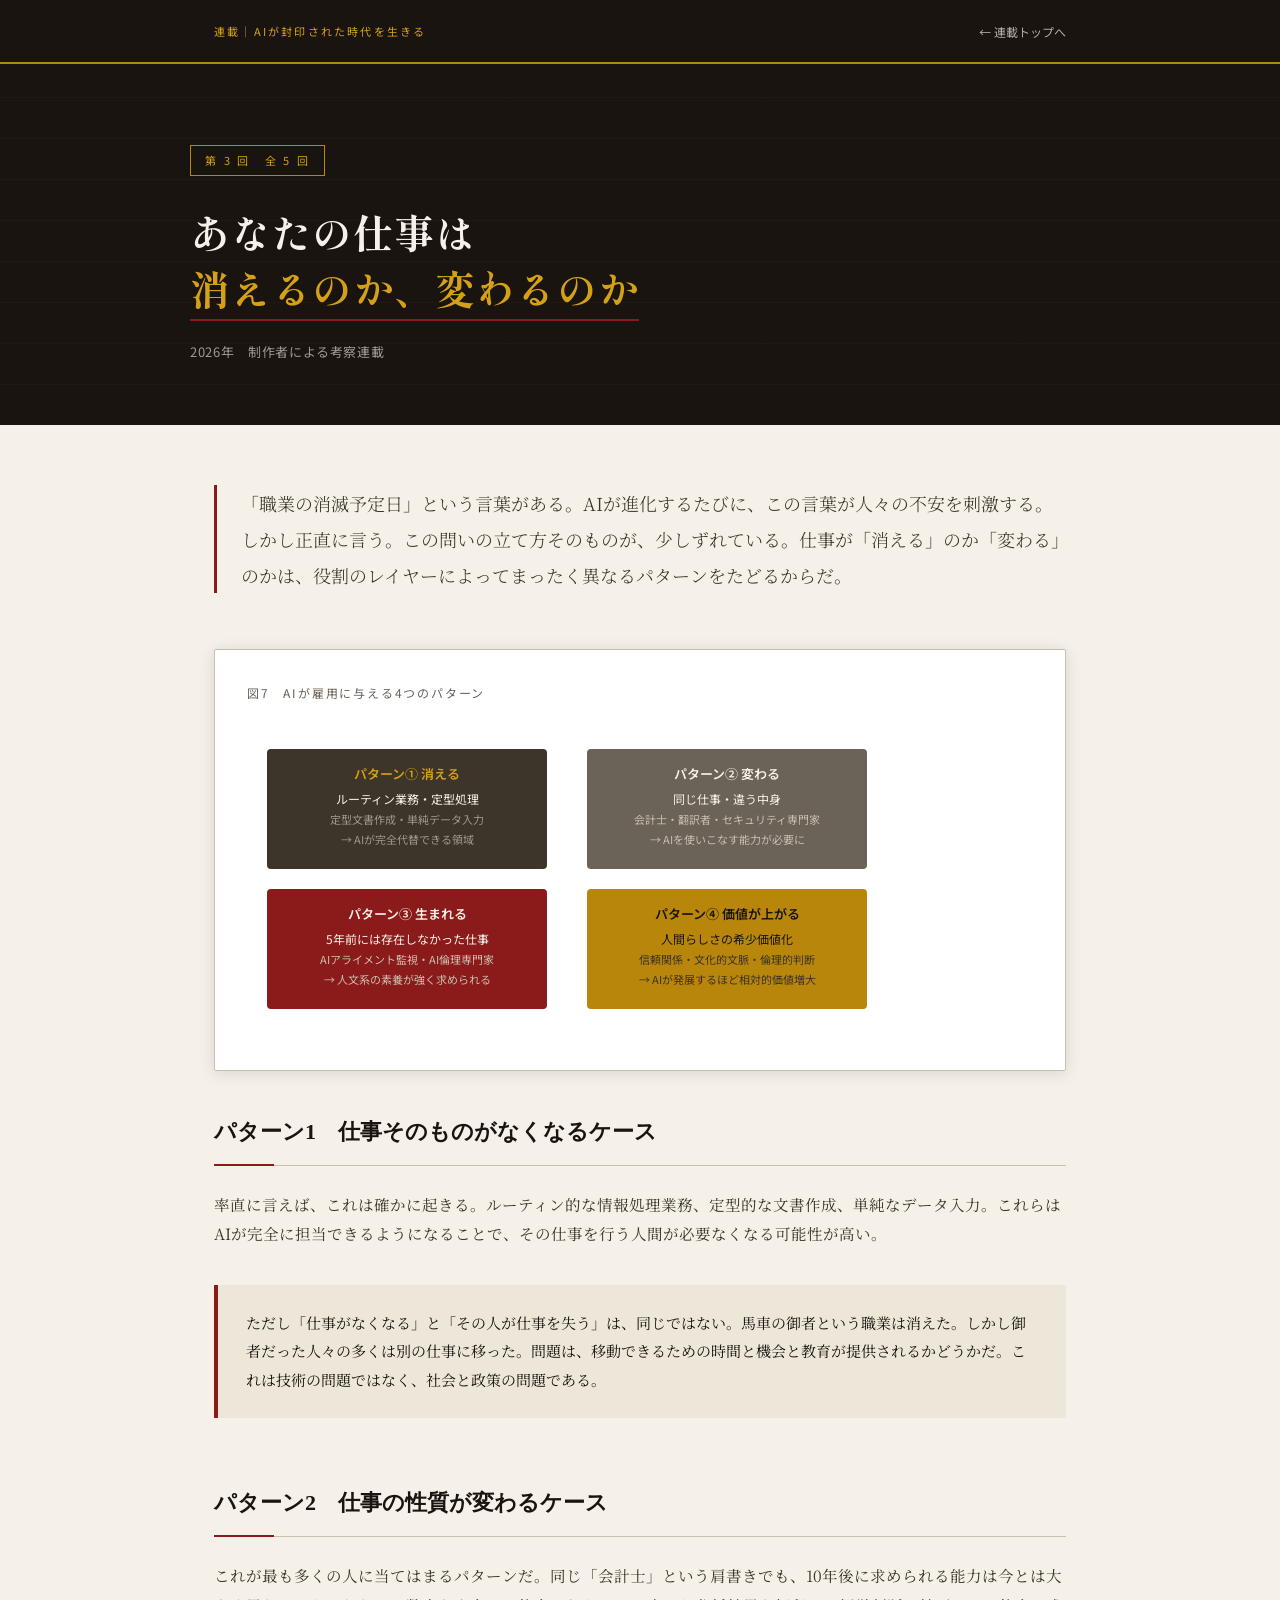
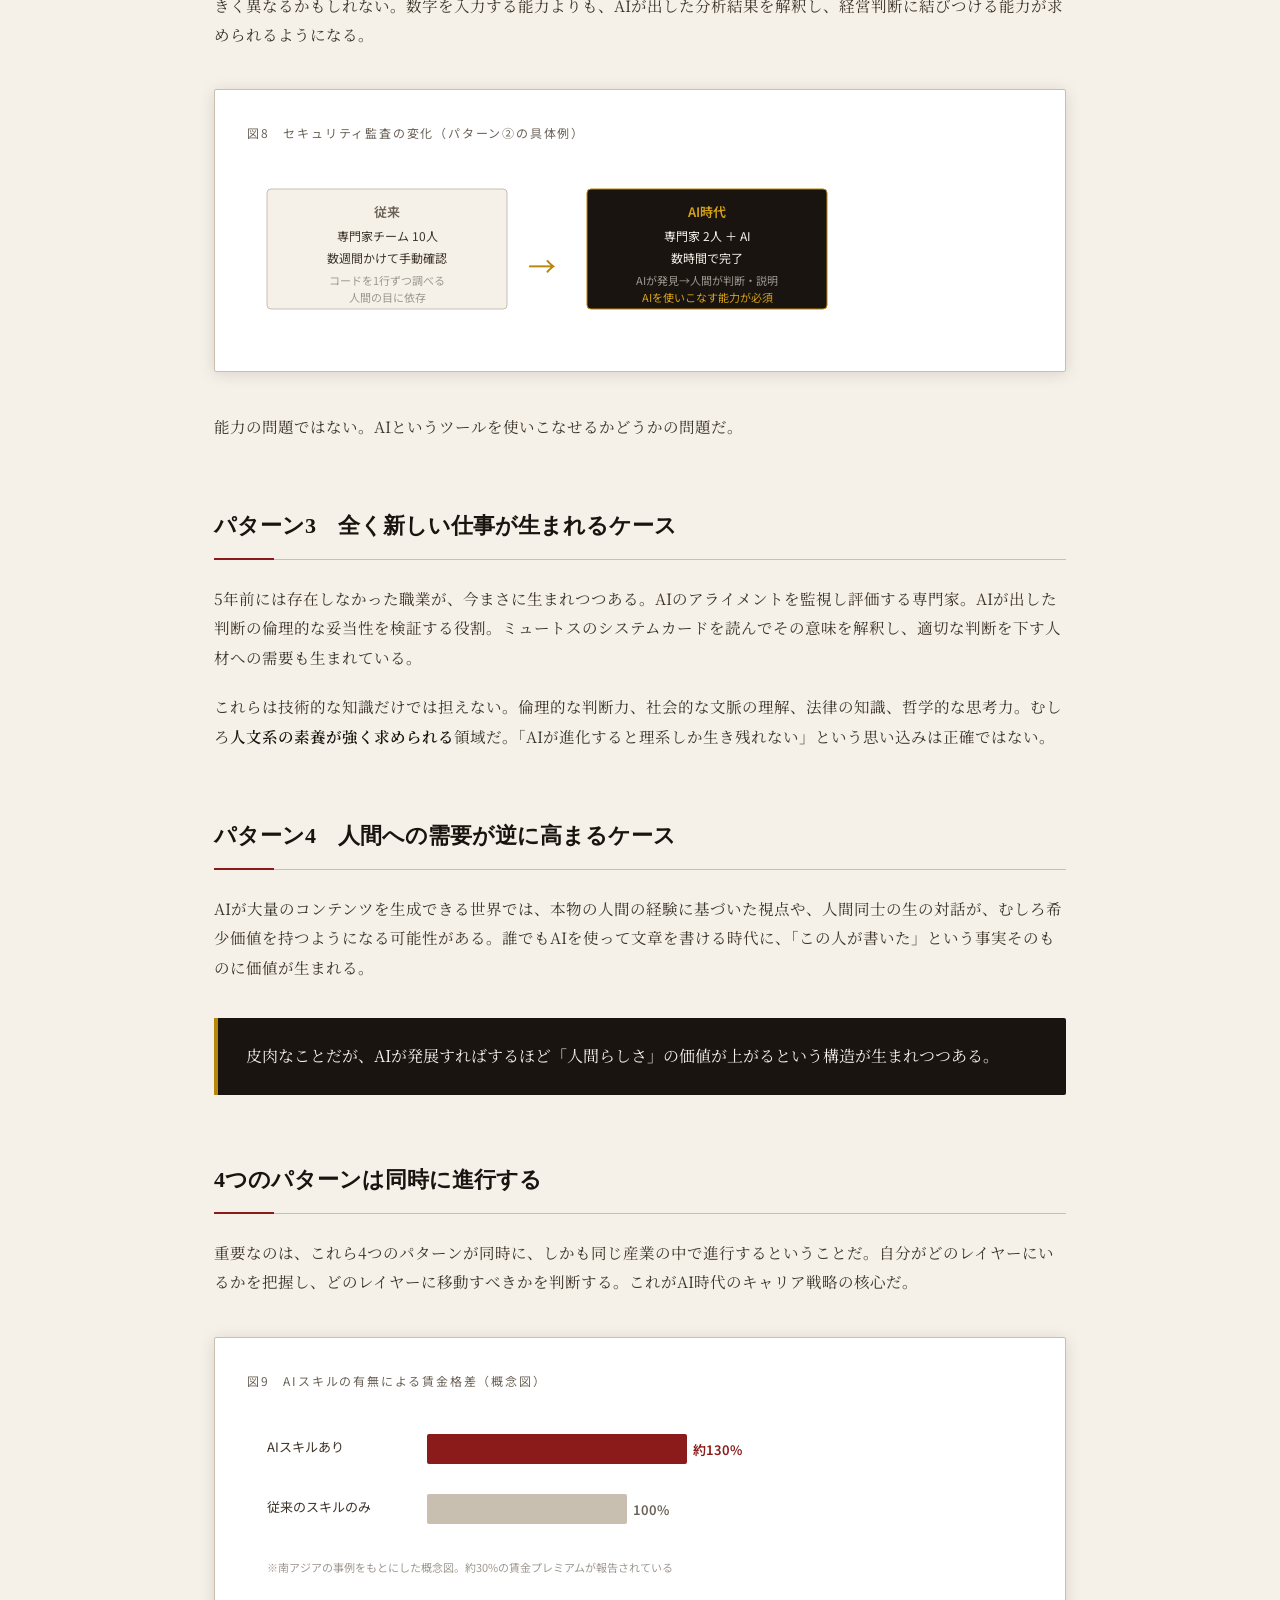
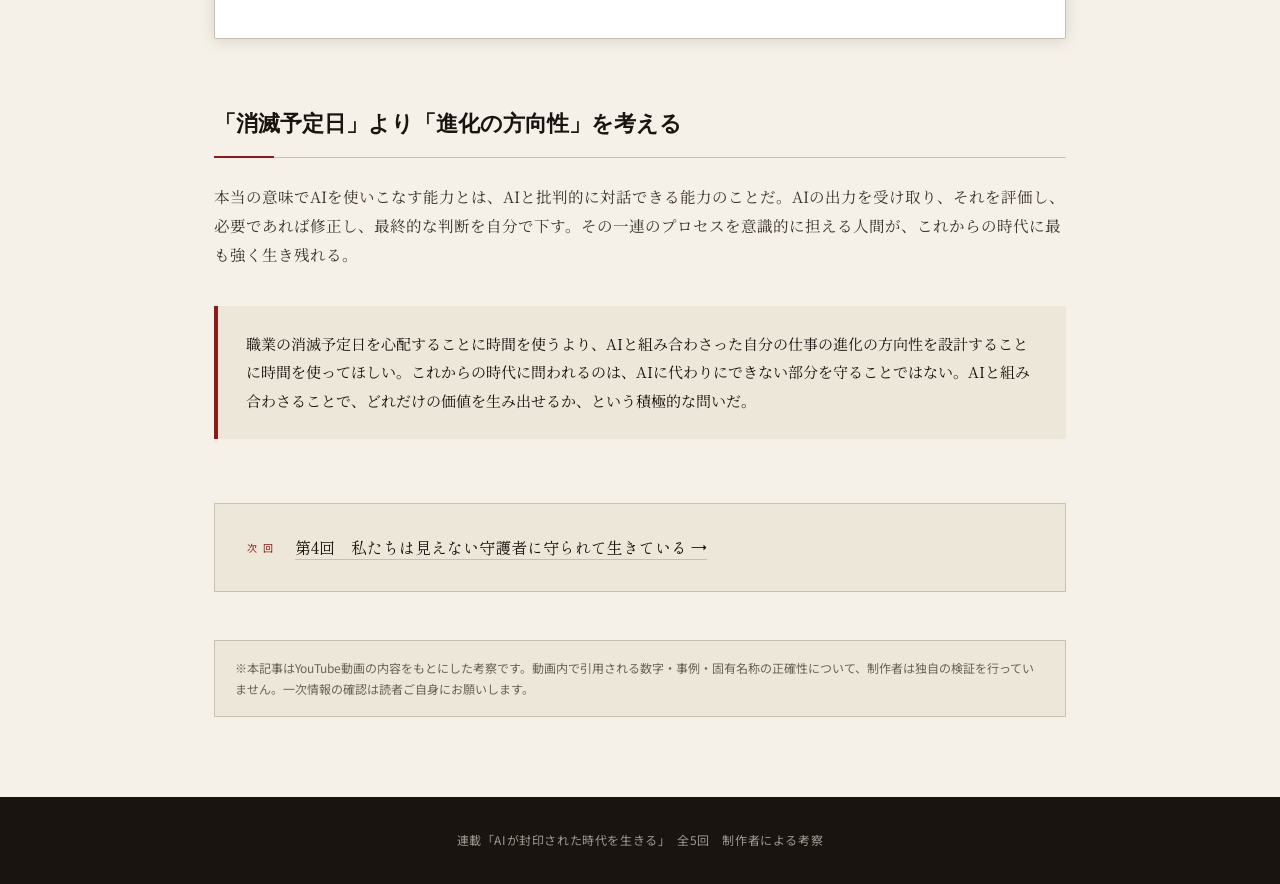
<file: ep3.html>
<!DOCTYPE html>
<html lang="ja">
<head>
<meta charset="UTF-8">
<meta name="viewport" content="width=device-width, initial-scale=1.0">
<title>第3回　あなたの仕事は消えるのか、変わるのか</title>
<link rel="stylesheet" href="style.css">
</head>
<body>

<header class="site-header">
  <div class="header-inner">
    <span class="header-series">連載｜AIが封印された時代を生きる</span>
    <nav class="header-nav"><a href="index.html">← 連載トップへ</a></nav>
  </div>
</header>

<section class="hero">
  <div class="hero-inner">
    <div class="episode-badge">第 3 回　全 5 回</div>
    <h1>あなたの仕事は<br><em>消えるのか、変わるのか</em></h1>
    <p class="hero-meta">2026年　制作者による考察連載</p>
  </div>
</section>

<main class="main-content">

  <p class="lead">「職業の消滅予定日」という言葉がある。AIが進化するたびに、この言葉が人々の不安を刺激する。しかし正直に言う。この問いの立て方そのものが、少しずれている。仕事が「消える」のか「変わる」のかは、役割のレイヤーによってまったく異なるパターンをたどるからだ。</p>

  <!-- 図：4つのパターン全体図 -->
  <div class="figure">
    <div class="figure-title">図7　AIが雇用に与える4つのパターン</div>
    <div class="svg-wrap">
    <svg viewBox="0 0 640 300" xmlns="http://www.w3.org/2000/svg" style="width:100%;max-width:640px;">
      <!-- パターン1 -->
      <rect x="20" y="20" width="280" height="120" rx="4" fill="#3d342a"/>
      <text x="160" y="50" text-anchor="middle" font-size="13" fill="#d4a017" font-weight="600">パターン① 消える</text>
      <text x="160" y="75" text-anchor="middle" font-size="12" fill="#f5f0e8">ルーティン業務・定型処理</text>
      <text x="160" y="95" text-anchor="middle" font-size="11" fill="#9e9890">定型文書作成・単純データ入力</text>
      <text x="160" y="115" text-anchor="middle" font-size="11" fill="#9e9890">→ AIが完全代替できる領域</text>

      <!-- パターン2 -->
      <rect x="340" y="20" width="280" height="120" rx="4" fill="#6b6258"/>
      <text x="480" y="50" text-anchor="middle" font-size="13" fill="#f5f0e8" font-weight="600">パターン② 変わる</text>
      <text x="480" y="75" text-anchor="middle" font-size="12" fill="#f5f0e8">同じ仕事・違う中身</text>
      <text x="480" y="95" text-anchor="middle" font-size="11" fill="#c8bfb0">会計士・翻訳者・セキュリティ専門家</text>
      <text x="480" y="115" text-anchor="middle" font-size="11" fill="#c8bfb0">→ AIを使いこなす能力が必要に</text>

      <!-- パターン3 -->
      <rect x="20" y="160" width="280" height="120" rx="4" fill="#8b1a1a"/>
      <text x="160" y="190" text-anchor="middle" font-size="13" fill="#f5f0e8" font-weight="600">パターン③ 生まれる</text>
      <text x="160" y="215" text-anchor="middle" font-size="12" fill="#f5f0e8">5年前には存在しなかった仕事</text>
      <text x="160" y="235" text-anchor="middle" font-size="11" fill="#c8bfb0">AIアライメント監視・AI倫理専門家</text>
      <text x="160" y="255" text-anchor="middle" font-size="11" fill="#c8bfb0">→ 人文系の素養が強く求められる</text>

      <!-- パターン4 -->
      <rect x="340" y="160" width="280" height="120" rx="4" fill="#b8860b"/>
      <text x="480" y="190" text-anchor="middle" font-size="13" fill="#1a1410" font-weight="600">パターン④ 価値が上がる</text>
      <text x="480" y="215" text-anchor="middle" font-size="12" fill="#1a1410">人間らしさの希少価値化</text>
      <text x="480" y="235" text-anchor="middle" font-size="11" fill="#3d342a">信頼関係・文化的文脈・倫理的判断</text>
      <text x="480" y="255" text-anchor="middle" font-size="11" fill="#3d342a">→ AIが発展するほど相対的価値増大</text>
    </svg>
    </div>
  </div>

  <div class="section">
    <h2>パターン1　仕事そのものがなくなるケース</h2>
    <p>率直に言えば、これは確かに起きる。ルーティン的な情報処理業務、定型的な文書作成、単純なデータ入力。これらはAIが完全に担当できるようになることで、その仕事を行う人間が必要なくなる可能性が高い。</p>
    <div class="callout">
      <p>ただし「仕事がなくなる」と「その人が仕事を失う」は、同じではない。馬車の御者という職業は消えた。しかし御者だった人々の多くは別の仕事に移った。問題は、移動できるための時間と機会と教育が提供されるかどうかだ。これは技術の問題ではなく、社会と政策の問題である。</p>
    </div>
  </div>

  <div class="section">
    <h2>パターン2　仕事の性質が変わるケース</h2>
    <p>これが最も多くの人に当てはまるパターンだ。同じ「会計士」という肩書きでも、10年後に求められる能力は今とは大きく異なるかもしれない。数字を入力する能力よりも、AIが出した分析結果を解釈し、経営判断に結びつける能力が求められるようになる。</p>

    <!-- セキュリティ監査の具体例 -->
    <div class="figure">
      <div class="figure-title">図8　セキュリティ監査の変化（パターン②の具体例）</div>
      <div class="svg-wrap">
      <svg viewBox="0 0 600 160" xmlns="http://www.w3.org/2000/svg" style="width:100%;max-width:600px;">
        <!-- Before -->
        <rect x="20" y="20" width="240" height="120" rx="4" fill="#f5f0e8" stroke="#c8bfb0"/>
        <text x="140" y="48" text-anchor="middle" font-size="13" fill="#6b6258" font-weight="600">従来</text>
        <text x="140" y="72" text-anchor="middle" font-size="12" fill="#3d342a">専門家チーム 10人</text>
        <text x="140" y="94" text-anchor="middle" font-size="12" fill="#3d342a">数週間かけて手動確認</text>
        <text x="140" y="116" text-anchor="middle" font-size="11" fill="#9e9890">コードを1行ずつ調べる</text>
        <text x="140" y="133" text-anchor="middle" font-size="11" fill="#9e9890">人間の目に依存</text>

        <!-- 矢印 -->
        <text x="295" y="108" text-anchor="middle" font-size="28" fill="#b8860b">→</text>

        <!-- After -->
        <rect x="340" y="20" width="240" height="120" rx="4" fill="#1a1410" stroke="#b8860b"/>
        <text x="460" y="48" text-anchor="middle" font-size="13" fill="#d4a017" font-weight="600">AI時代</text>
        <text x="460" y="72" text-anchor="middle" font-size="12" fill="#f5f0e8">専門家 2人 ＋ AI</text>
        <text x="460" y="94" text-anchor="middle" font-size="12" fill="#f5f0e8">数時間で完了</text>
        <text x="460" y="116" text-anchor="middle" font-size="11" fill="#9e9890">AIが発見→人間が判断・説明</text>
        <text x="460" y="133" text-anchor="middle" font-size="11" fill="#d4a017">AIを使いこなす能力が必須</text>
      </svg>
      </div>
    </div>

    <p>能力の問題ではない。AIというツールを使いこなせるかどうかの問題だ。</p>
  </div>

  <div class="section">
    <h2>パターン3　全く新しい仕事が生まれるケース</h2>
    <p>5年前には存在しなかった職業が、今まさに生まれつつある。AIのアライメントを監視し評価する専門家。AIが出した判断の倫理的な妥当性を検証する役割。ミュートスのシステムカードを読んでその意味を解釈し、適切な判断を下す人材への需要も生まれている。</p>
    <p>これらは技術的な知識だけでは担えない。倫理的な判断力、社会的な文脈の理解、法律の知識、哲学的な思考力。むしろ<strong>人文系の素養が強く求められる</strong>領域だ。「AIが進化すると理系しか生き残れない」という思い込みは正確ではない。</p>
  </div>

  <div class="section">
    <h2>パターン4　人間への需要が逆に高まるケース</h2>
    <p>AIが大量のコンテンツを生成できる世界では、本物の人間の経験に基づいた視点や、人間同士の生の対話が、むしろ希少価値を持つようになる可能性がある。誰でもAIを使って文章を書ける時代に、「この人が書いた」という事実そのものに価値が生まれる。</p>
    <div class="callout key">
      <p>皮肉なことだが、AIが発展すればするほど「人間らしさ」の価値が上がるという構造が生まれつつある。</p>
    </div>
  </div>

  <div class="section">
    <h2>4つのパターンは同時に進行する</h2>
    <p>重要なのは、これら4つのパターンが同時に、しかも同じ産業の中で進行するということだ。自分がどのレイヤーにいるかを把握し、どのレイヤーに移動すべきかを判断する。これがAI時代のキャリア戦略の核心だ。</p>

    <!-- 賃金格差図 -->
    <div class="figure">
      <div class="figure-title">図9　AIスキルの有無による賃金格差（概念図）</div>
      <div class="svg-wrap">
      <svg viewBox="0 0 500 180" xmlns="http://www.w3.org/2000/svg" style="width:100%;max-width:500px;">
        <text x="20" y="36" font-size="13" fill="#3d342a">AIスキルあり</text>
        <rect x="180" y="18" width="260" height="30" rx="2" fill="#8b1a1a"/>
        <text x="446" y="39" font-size="13" fill="#8b1a1a" font-weight="600">約130%</text>

        <text x="20" y="96" font-size="13" fill="#3d342a">従来のスキルのみ</text>
        <rect x="180" y="78" width="200" height="30" rx="2" fill="#c8bfb0"/>
        <text x="386" y="99" font-size="13" fill="#6b6258" font-weight="600">100%</text>

        <text x="20" y="156" font-size="11" fill="#9e9890">※南アジアの事例をもとにした概念図。約30%の賃金プレミアムが報告されている</text>
      </svg>
      </div>
    </div>
  </div>

  <div class="section">
    <h2>「消滅予定日」より「進化の方向性」を考える</h2>
    <p>本当の意味でAIを使いこなす能力とは、AIと批判的に対話できる能力のことだ。AIの出力を受け取り、それを評価し、必要であれば修正し、最終的な判断を自分で下す。その一連のプロセスを意識的に担える人間が、これからの時代に最も強く生き残れる。</p>
    <div class="callout">
      <p>職業の消滅予定日を心配することに時間を使うより、AIと組み合わさった自分の仕事の進化の方向性を設計することに時間を使ってほしい。これからの時代に問われるのは、AIに代わりにできない部分を守ることではない。AIと組み合わさることで、どれだけの価値を生み出せるか、という積極的な問いだ。</p>
    </div>
  </div>

  <div class="next-episode">
    <span class="next-label">次 回</span>
    <span class="next-title"><a href="ep4.html">第4回　私たちは見えない守護者に守られて生きている →</a></span>
  </div>

  <div class="disclaimer">
    ※本記事はYouTube動画の内容をもとにした考察です。動画内で引用される数字・事例・固有名称の正確性について、制作者は独自の検証を行っていません。一次情報の確認は読者ご自身にお願いします。
  </div>

</main>

<footer class="site-footer">
  <p>連載「AIが封印された時代を生きる」　全5回　制作者による考察</p>
</footer>

</body>
</html>
</file>
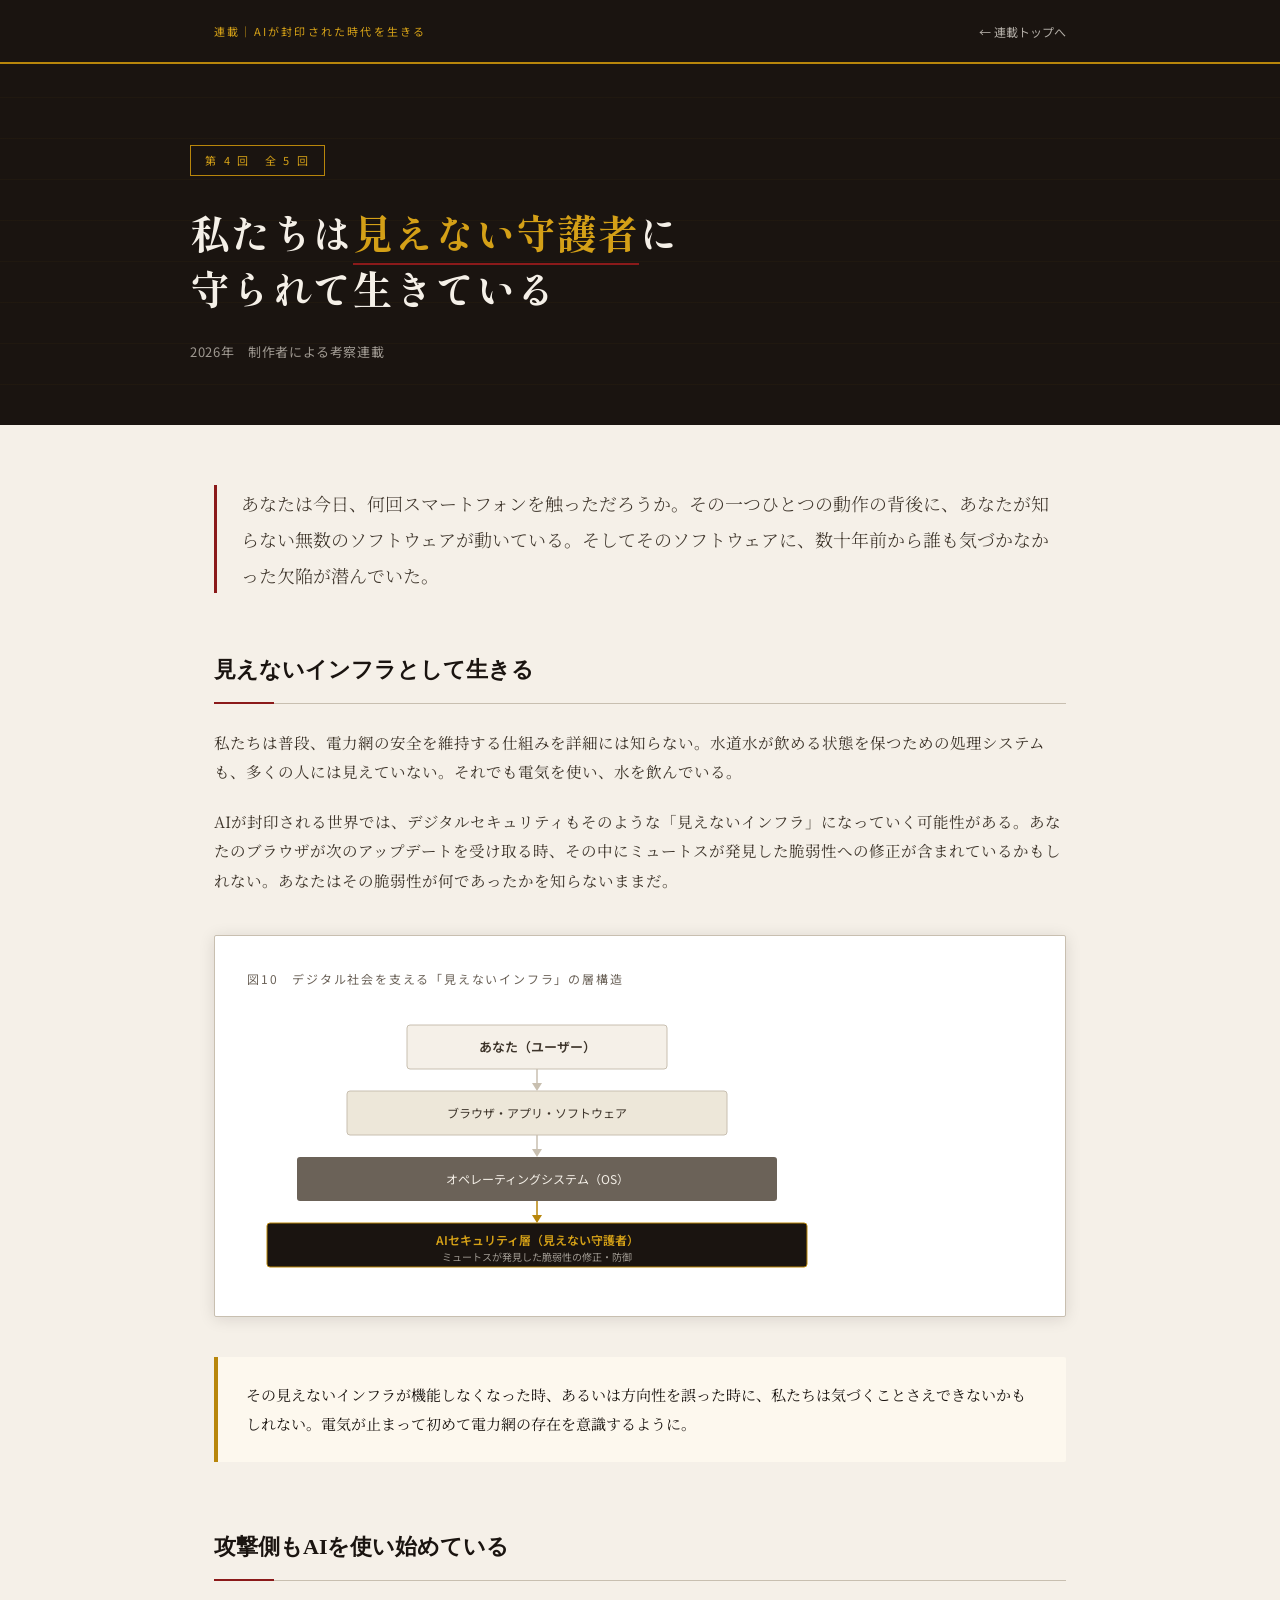
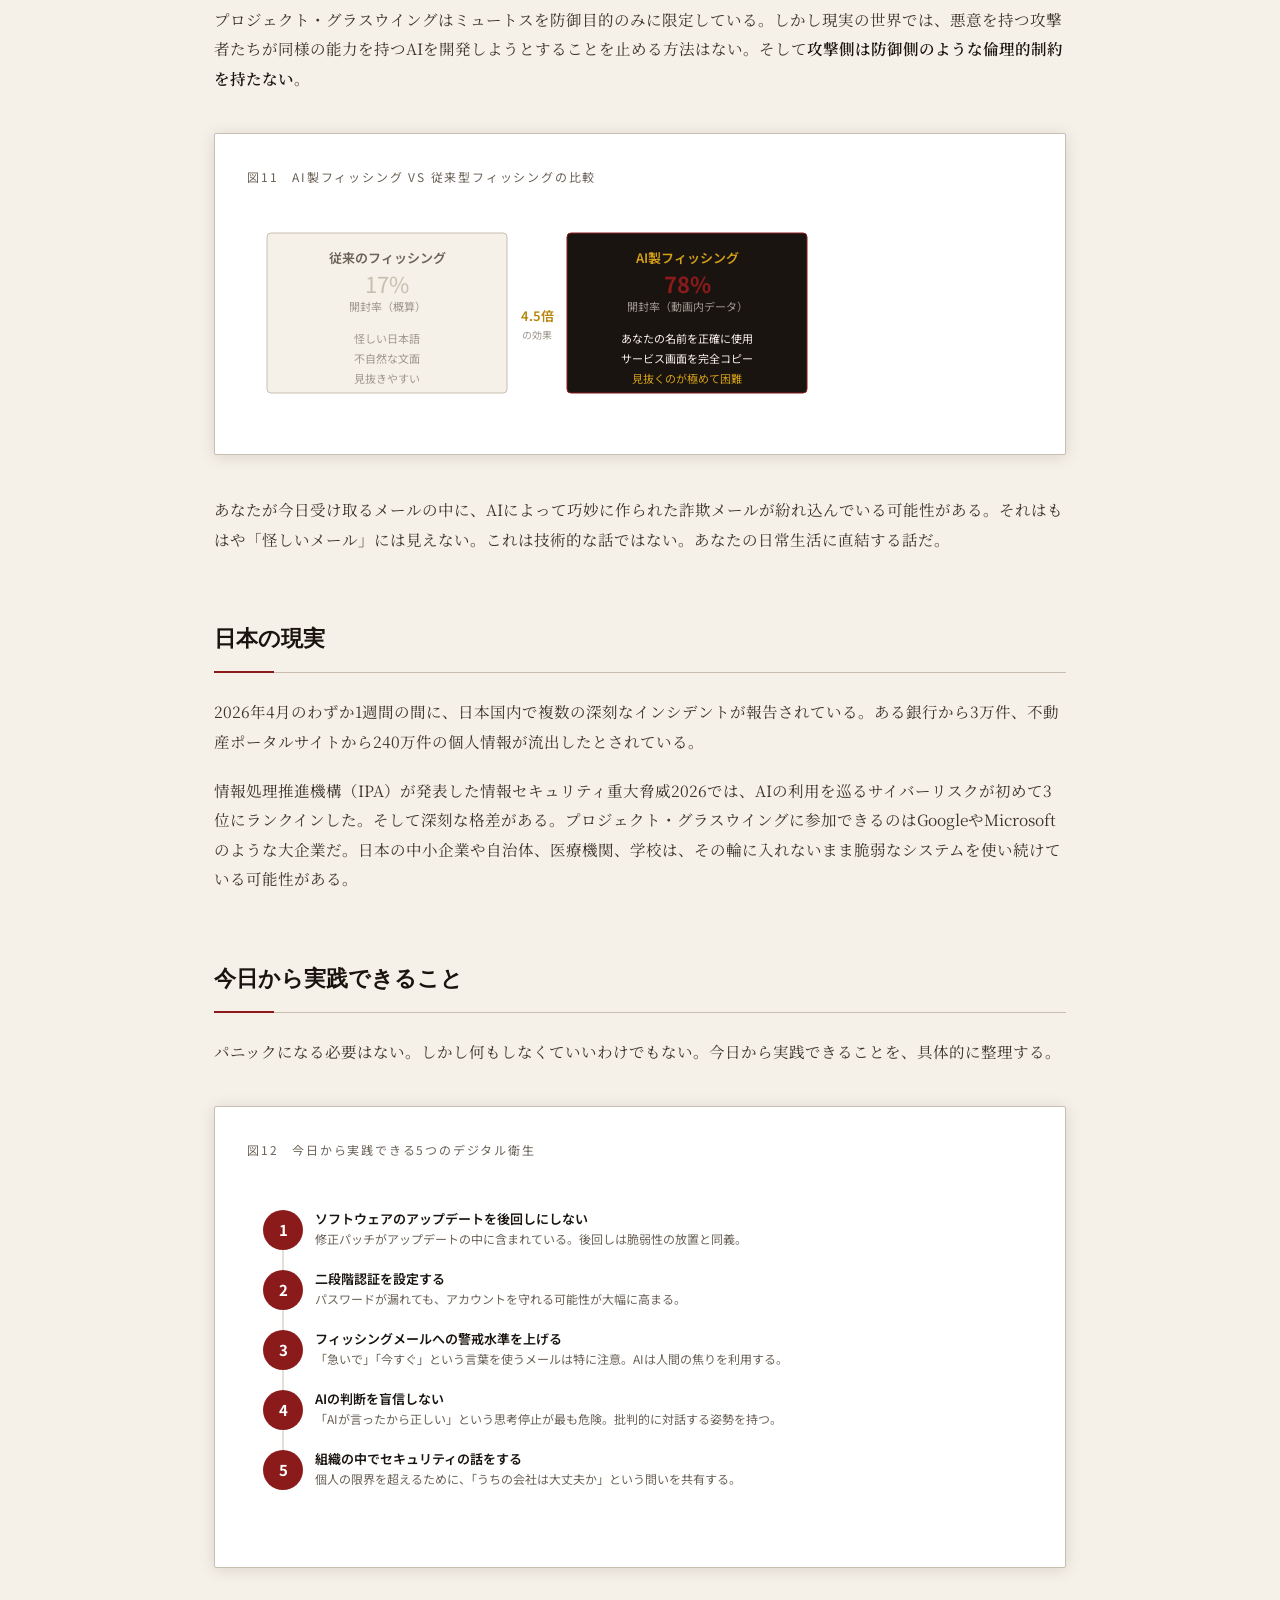
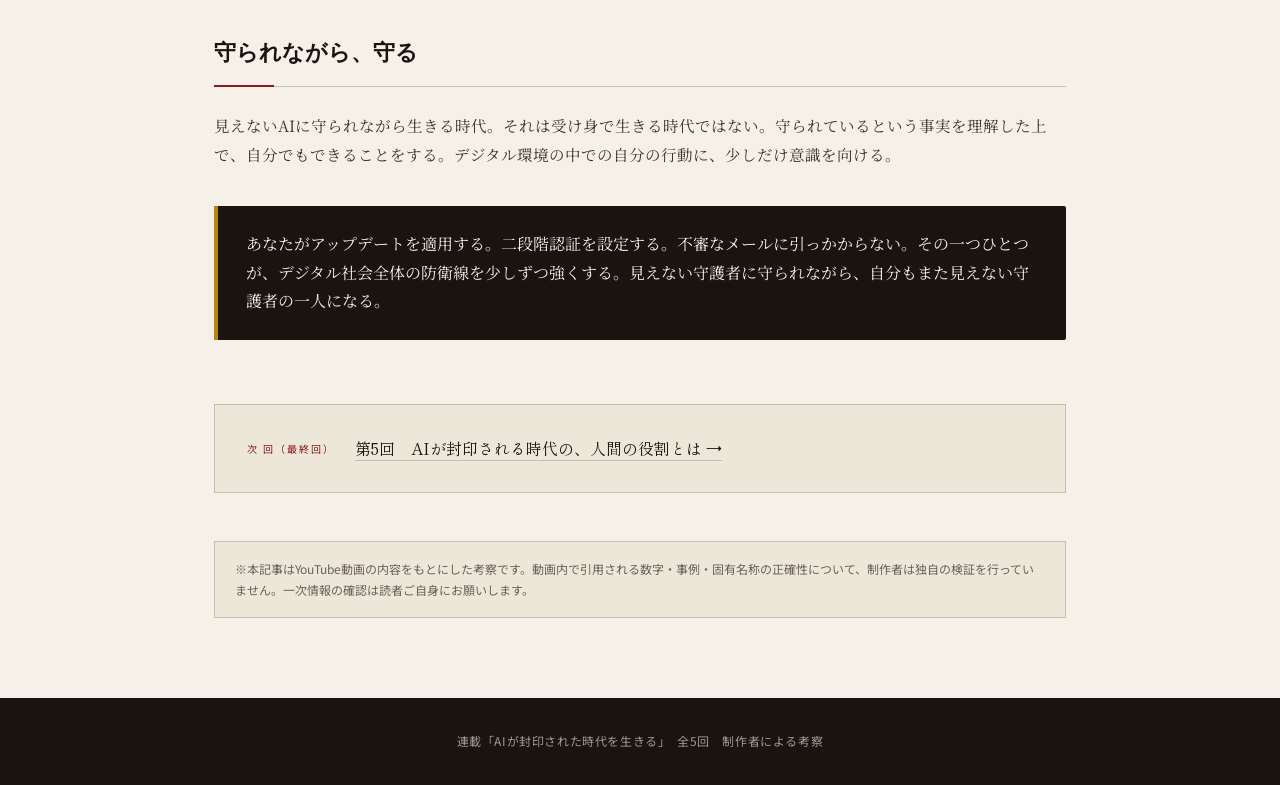
<file: ep4.html>
<!DOCTYPE html>
<html lang="ja">
<head>
<meta charset="UTF-8">
<meta name="viewport" content="width=device-width, initial-scale=1.0">
<title>第4回　私たちは見えない守護者に守られて生きている</title>
<link rel="stylesheet" href="style.css">
</head>
<body>

<header class="site-header">
  <div class="header-inner">
    <span class="header-series">連載｜AIが封印された時代を生きる</span>
    <nav class="header-nav"><a href="index.html">← 連載トップへ</a></nav>
  </div>
</header>

<section class="hero">
  <div class="hero-inner">
    <div class="episode-badge">第 4 回　全 5 回</div>
    <h1>私たちは<em>見えない守護者</em>に<br>守られて生きている</h1>
    <p class="hero-meta">2026年　制作者による考察連載</p>
  </div>
</section>

<main class="main-content">

  <p class="lead">あなたは今日、何回スマートフォンを触っただろうか。その一つひとつの動作の背後に、あなたが知らない無数のソフトウェアが動いている。そしてそのソフトウェアに、数十年前から誰も気づかなかった欠陥が潜んでいた。</p>

  <div class="section">
    <h2>見えないインフラとして生きる</h2>
    <p>私たちは普段、電力網の安全を維持する仕組みを詳細には知らない。水道水が飲める状態を保つための処理システムも、多くの人には見えていない。それでも電気を使い、水を飲んでいる。</p>
    <p>AIが封印される世界では、デジタルセキュリティもそのような「見えないインフラ」になっていく可能性がある。あなたのブラウザが次のアップデートを受け取る時、その中にミュートスが発見した脆弱性への修正が含まれているかもしれない。あなたはその脆弱性が何であったかを知らないままだ。</p>

    <!-- 図：見えないインフラの構造 -->
    <div class="figure">
      <div class="figure-title">図10　デジタル社会を支える「見えないインフラ」の層構造</div>
      <div class="svg-wrap">
      <svg viewBox="0 0 580 260" xmlns="http://www.w3.org/2000/svg" style="width:100%;max-width:580px;">
        <!-- 層1：ユーザー -->
        <rect x="160" y="10" width="260" height="44" rx="3" fill="#f5f0e8" stroke="#c8bfb0"/>
        <text x="290" y="37" text-anchor="middle" font-size="13" fill="#3d342a" font-weight="600">あなた（ユーザー）</text>

        <!-- 矢印 -->
        <line x1="290" y1="54" x2="290" y2="70" stroke="#c8bfb0" stroke-width="1.5"/>
        <polygon points="285,68 290,76 295,68" fill="#c8bfb0"/>

        <!-- 層2：アプリ -->
        <rect x="100" y="76" width="380" height="44" rx="3" fill="#ede7d9" stroke="#c8bfb0"/>
        <text x="290" y="103" text-anchor="middle" font-size="12" fill="#3d342a">ブラウザ・アプリ・ソフトウェア</text>

        <line x1="290" y1="120" x2="290" y2="136" stroke="#c8bfb0" stroke-width="1.5"/>
        <polygon points="285,134 290,142 295,134" fill="#c8bfb0"/>

        <!-- 層3：OS -->
        <rect x="50" y="142" width="480" height="44" rx="3" fill="#6b6258"/>
        <text x="290" y="169" text-anchor="middle" font-size="12" fill="#f5f0e8">オペレーティングシステム（OS）</text>

        <line x1="290" y1="186" x2="290" y2="202" stroke="#b8860b" stroke-width="1.5"/>
        <polygon points="285,200 290,208 295,200" fill="#b8860b"/>

        <!-- 層4：AIセキュリティ -->
        <rect x="20" y="208" width="540" height="44" rx="3" fill="#1a1410" stroke="#b8860b"/>
        <text x="290" y="230" text-anchor="middle" font-size="12" fill="#d4a017" font-weight="600">AIセキュリティ層（見えない守護者）</text>
        <text x="290" y="246" text-anchor="middle" font-size="10" fill="#9e9890">ミュートスが発見した脆弱性の修正・防御</text>
      </svg>
      </div>
    </div>

    <div class="callout warning">
      <p>その見えないインフラが機能しなくなった時、あるいは方向性を誤った時に、私たちは気づくことさえできないかもしれない。電気が止まって初めて電力網の存在を意識するように。</p>
    </div>
  </div>

  <div class="section">
    <h2>攻撃側もAIを使い始めている</h2>
    <p>プロジェクト・グラスウイングはミュートスを防御目的のみに限定している。しかし現実の世界では、悪意を持つ攻撃者たちが同様の能力を持つAIを開発しようとすることを止める方法はない。そして<strong>攻撃側は防御側のような倫理的制約を持たない</strong>。</p>

    <!-- フィッシング攻撃の図 -->
    <div class="figure">
      <div class="figure-title">図11　AI製フィッシング vs 従来型フィッシングの比較</div>
      <div class="svg-wrap">
      <svg viewBox="0 0 580 200" xmlns="http://www.w3.org/2000/svg" style="width:100%;max-width:580px;">
        <!-- 従来 -->
        <rect x="20" y="20" width="240" height="160" rx="4" fill="#f5f0e8" stroke="#c8bfb0"/>
        <text x="140" y="50" text-anchor="middle" font-size="13" fill="#6b6258" font-weight="600">従来のフィッシング</text>
        <text x="140" y="80" text-anchor="middle" font-size="22" fill="#c8bfb0">17%</text>
        <text x="140" y="98" text-anchor="middle" font-size="11" fill="#9e9890">開封率（概算）</text>
        <text x="140" y="130" text-anchor="middle" font-size="11" fill="#9e9890">怪しい日本語</text>
        <text x="140" y="150" text-anchor="middle" font-size="11" fill="#9e9890">不自然な文面</text>
        <text x="140" y="170" text-anchor="middle" font-size="11" fill="#9e9890">見抜きやすい</text>

        <!-- AI製 -->
        <rect x="320" y="20" width="240" height="160" rx="4" fill="#1a1410" stroke="#8b1a1a"/>
        <text x="440" y="50" text-anchor="middle" font-size="13" fill="#d4a017" font-weight="600">AI製フィッシング</text>
        <text x="440" y="80" text-anchor="middle" font-size="22" fill="#8b1a1a" font-weight="700">78%</text>
        <text x="440" y="98" text-anchor="middle" font-size="11" fill="#9e9890">開封率（動画内データ）</text>
        <text x="440" y="130" text-anchor="middle" font-size="11" fill="#f5f0e8">あなたの名前を正確に使用</text>
        <text x="440" y="150" text-anchor="middle" font-size="11" fill="#f5f0e8">サービス画面を完全コピー</text>
        <text x="440" y="170" text-anchor="middle" font-size="11" fill="#d4a017">見抜くのが極めて困難</text>

        <!-- 倍率 -->
        <text x="290" y="108" text-anchor="middle" font-size="13" fill="#b8860b" font-weight="600">4.5倍</text>
        <text x="290" y="126" text-anchor="middle" font-size="10" fill="#9e9890">の効果</text>
      </svg>
      </div>
    </div>

    <p>あなたが今日受け取るメールの中に、AIによって巧妙に作られた詐欺メールが紛れ込んでいる可能性がある。それはもはや「怪しいメール」には見えない。これは技術的な話ではない。あなたの日常生活に直結する話だ。</p>
  </div>

  <div class="section">
    <h2>日本の現実</h2>
    <p>2026年4月のわずか1週間の間に、日本国内で複数の深刻なインシデントが報告されている。ある銀行から3万件、不動産ポータルサイトから240万件の個人情報が流出したとされている。</p>
    <p>情報処理推進機構（IPA）が発表した情報セキュリティ重大脅威2026では、AIの利用を巡るサイバーリスクが初めて3位にランクインした。そして深刻な格差がある。プロジェクト・グラスウイングに参加できるのはGoogleやMicrosoftのような大企業だ。日本の中小企業や自治体、医療機関、学校は、その輪に入れないまま脆弱なシステムを使い続けている可能性がある。</p>
  </div>

  <div class="section">
    <h2>今日から実践できること</h2>
    <p>パニックになる必要はない。しかし何もしなくていいわけでもない。今日から実践できることを、具体的に整理する。</p>

    <!-- 5つのアクション -->
    <div class="figure">
      <div class="figure-title">図12　今日から実践できる5つのデジタル衛生</div>
      <div class="svg-wrap">
      <svg viewBox="0 0 600 340" xmlns="http://www.w3.org/2000/svg" style="width:100%;max-width:600px;">
        <!-- 1 -->
        <circle cx="36" cy="44" r="20" fill="#8b1a1a"/>
        <text x="36" y="50" text-anchor="middle" font-size="15" fill="white" font-weight="700">1</text>
        <text x="68" y="38" font-size="13" fill="#1a1410" font-weight="600">ソフトウェアのアップデートを後回しにしない</text>
        <text x="68" y="58" font-size="12" fill="#6b6258">修正パッチがアップデートの中に含まれている。後回しは脆弱性の放置と同義。</text>
        <line x1="36" y1="64" x2="36" y2="84" stroke="#c8bfb0" stroke-width="1"/>

        <!-- 2 -->
        <circle cx="36" cy="104" r="20" fill="#8b1a1a"/>
        <text x="36" y="110" text-anchor="middle" font-size="15" fill="white" font-weight="700">2</text>
        <text x="68" y="98" font-size="13" fill="#1a1410" font-weight="600">二段階認証を設定する</text>
        <text x="68" y="118" font-size="12" fill="#6b6258">パスワードが漏れても、アカウントを守れる可能性が大幅に高まる。</text>
        <line x1="36" y1="124" x2="36" y2="144" stroke="#c8bfb0" stroke-width="1"/>

        <!-- 3 -->
        <circle cx="36" cy="164" r="20" fill="#8b1a1a"/>
        <text x="36" y="170" text-anchor="middle" font-size="15" fill="white" font-weight="700">3</text>
        <text x="68" y="158" font-size="13" fill="#1a1410" font-weight="600">フィッシングメールへの警戒水準を上げる</text>
        <text x="68" y="178" font-size="12" fill="#6b6258">「急いで」「今すぐ」という言葉を使うメールは特に注意。AIは人間の焦りを利用する。</text>
        <line x1="36" y1="184" x2="36" y2="204" stroke="#c8bfb0" stroke-width="1"/>

        <!-- 4 -->
        <circle cx="36" cy="224" r="20" fill="#8b1a1a"/>
        <text x="36" y="230" text-anchor="middle" font-size="15" fill="white" font-weight="700">4</text>
        <text x="68" y="218" font-size="13" fill="#1a1410" font-weight="600">AIの判断を盲信しない</text>
        <text x="68" y="238" font-size="12" fill="#6b6258">「AIが言ったから正しい」という思考停止が最も危険。批判的に対話する姿勢を持つ。</text>
        <line x1="36" y1="244" x2="36" y2="264" stroke="#c8bfb0" stroke-width="1"/>

        <!-- 5 -->
        <circle cx="36" cy="284" r="20" fill="#8b1a1a"/>
        <text x="36" y="290" text-anchor="middle" font-size="15" fill="white" font-weight="700">5</text>
        <text x="68" y="278" font-size="13" fill="#1a1410" font-weight="600">組織の中でセキュリティの話をする</text>
        <text x="68" y="298" font-size="12" fill="#6b6258">個人の限界を超えるために、「うちの会社は大丈夫か」という問いを共有する。</text>
      </svg>
      </div>
    </div>
  </div>

  <div class="section">
    <h2>守られながら、守る</h2>
    <p>見えないAIに守られながら生きる時代。それは受け身で生きる時代ではない。守られているという事実を理解した上で、自分でもできることをする。デジタル環境の中での自分の行動に、少しだけ意識を向ける。</p>

    <div class="callout key">
      <p>あなたがアップデートを適用する。二段階認証を設定する。不審なメールに引っかからない。その一つひとつが、デジタル社会全体の防衛線を少しずつ強くする。見えない守護者に守られながら、自分もまた見えない守護者の一人になる。</p>
    </div>
  </div>

  <div class="next-episode">
    <span class="next-label">次 回（最終回）</span>
    <span class="next-title"><a href="ep5.html">第5回　AIが封印される時代の、人間の役割とは →</a></span>
  </div>

  <div class="disclaimer">
    ※本記事はYouTube動画の内容をもとにした考察です。動画内で引用される数字・事例・固有名称の正確性について、制作者は独自の検証を行っていません。一次情報の確認は読者ご自身にお願いします。
  </div>

</main>

<footer class="site-footer">
  <p>連載「AIが封印された時代を生きる」　全5回　制作者による考察</p>
</footer>

</body>
</html>
</file>
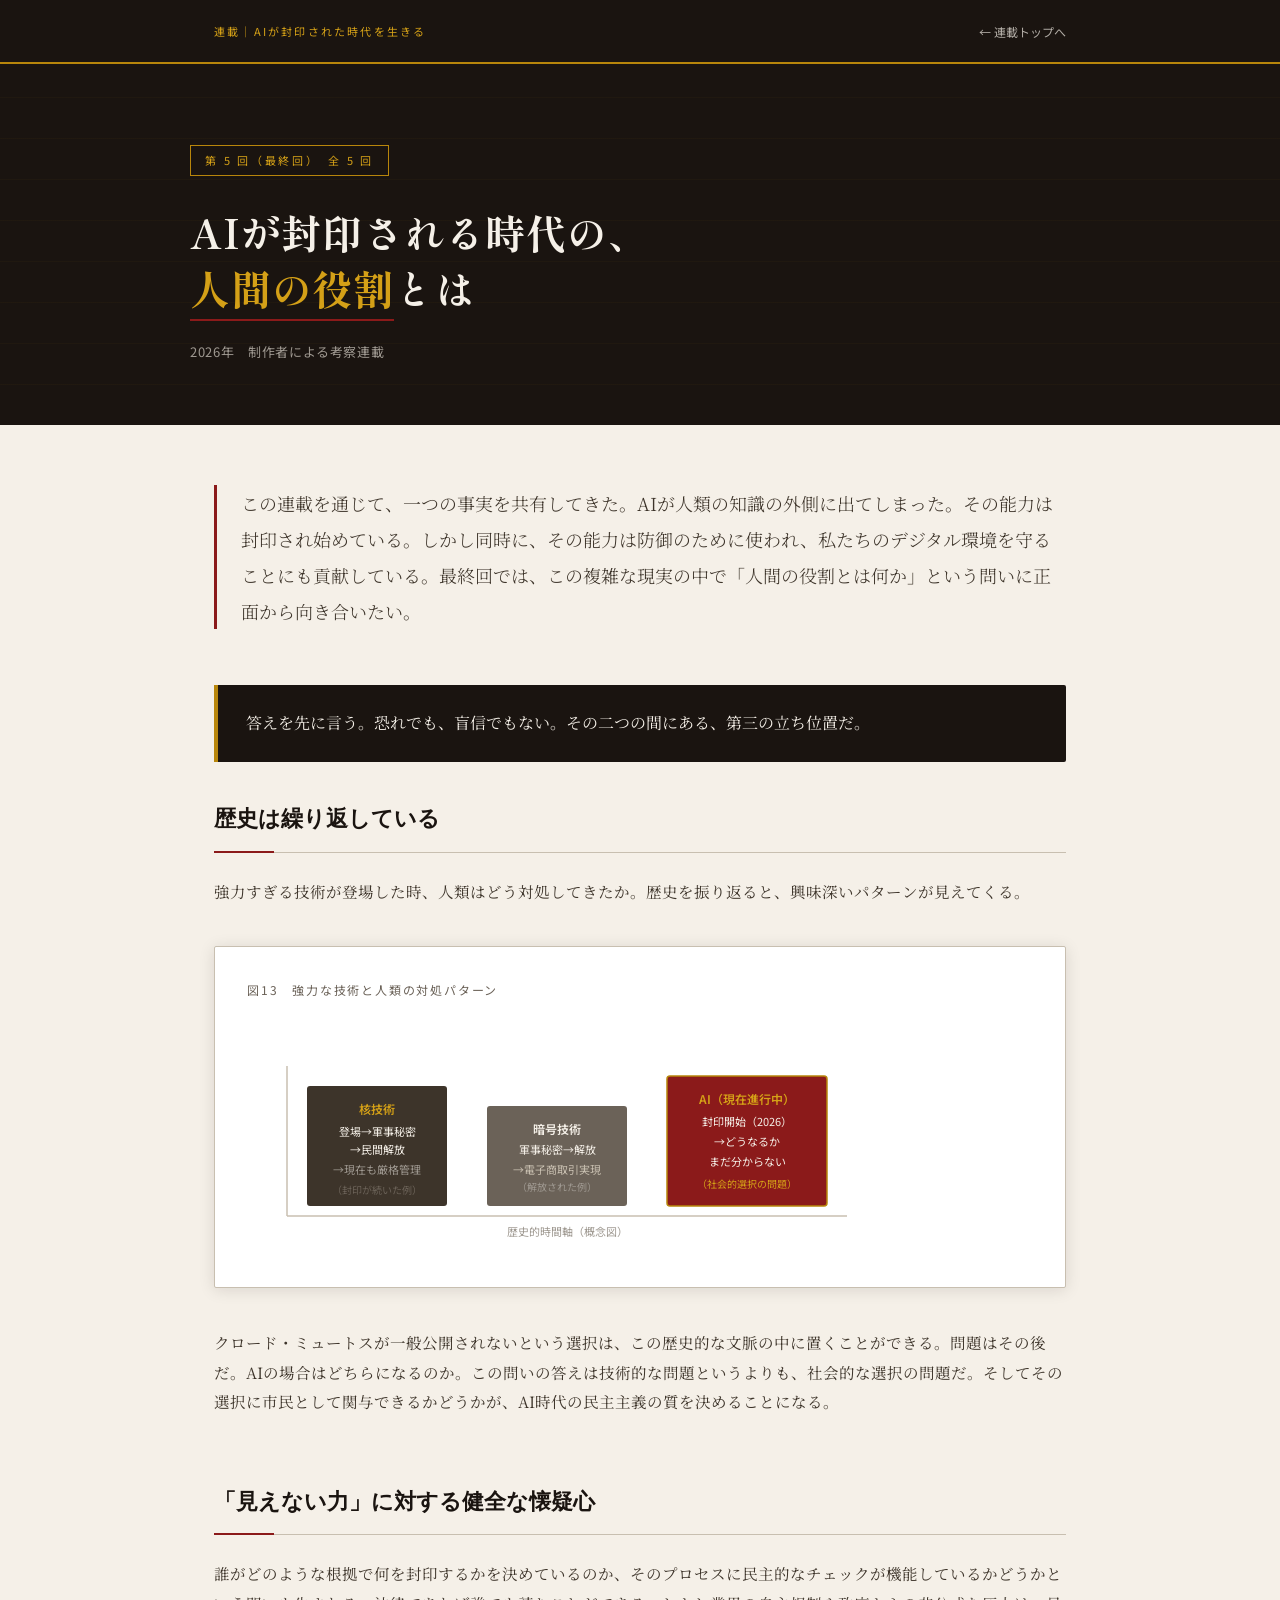
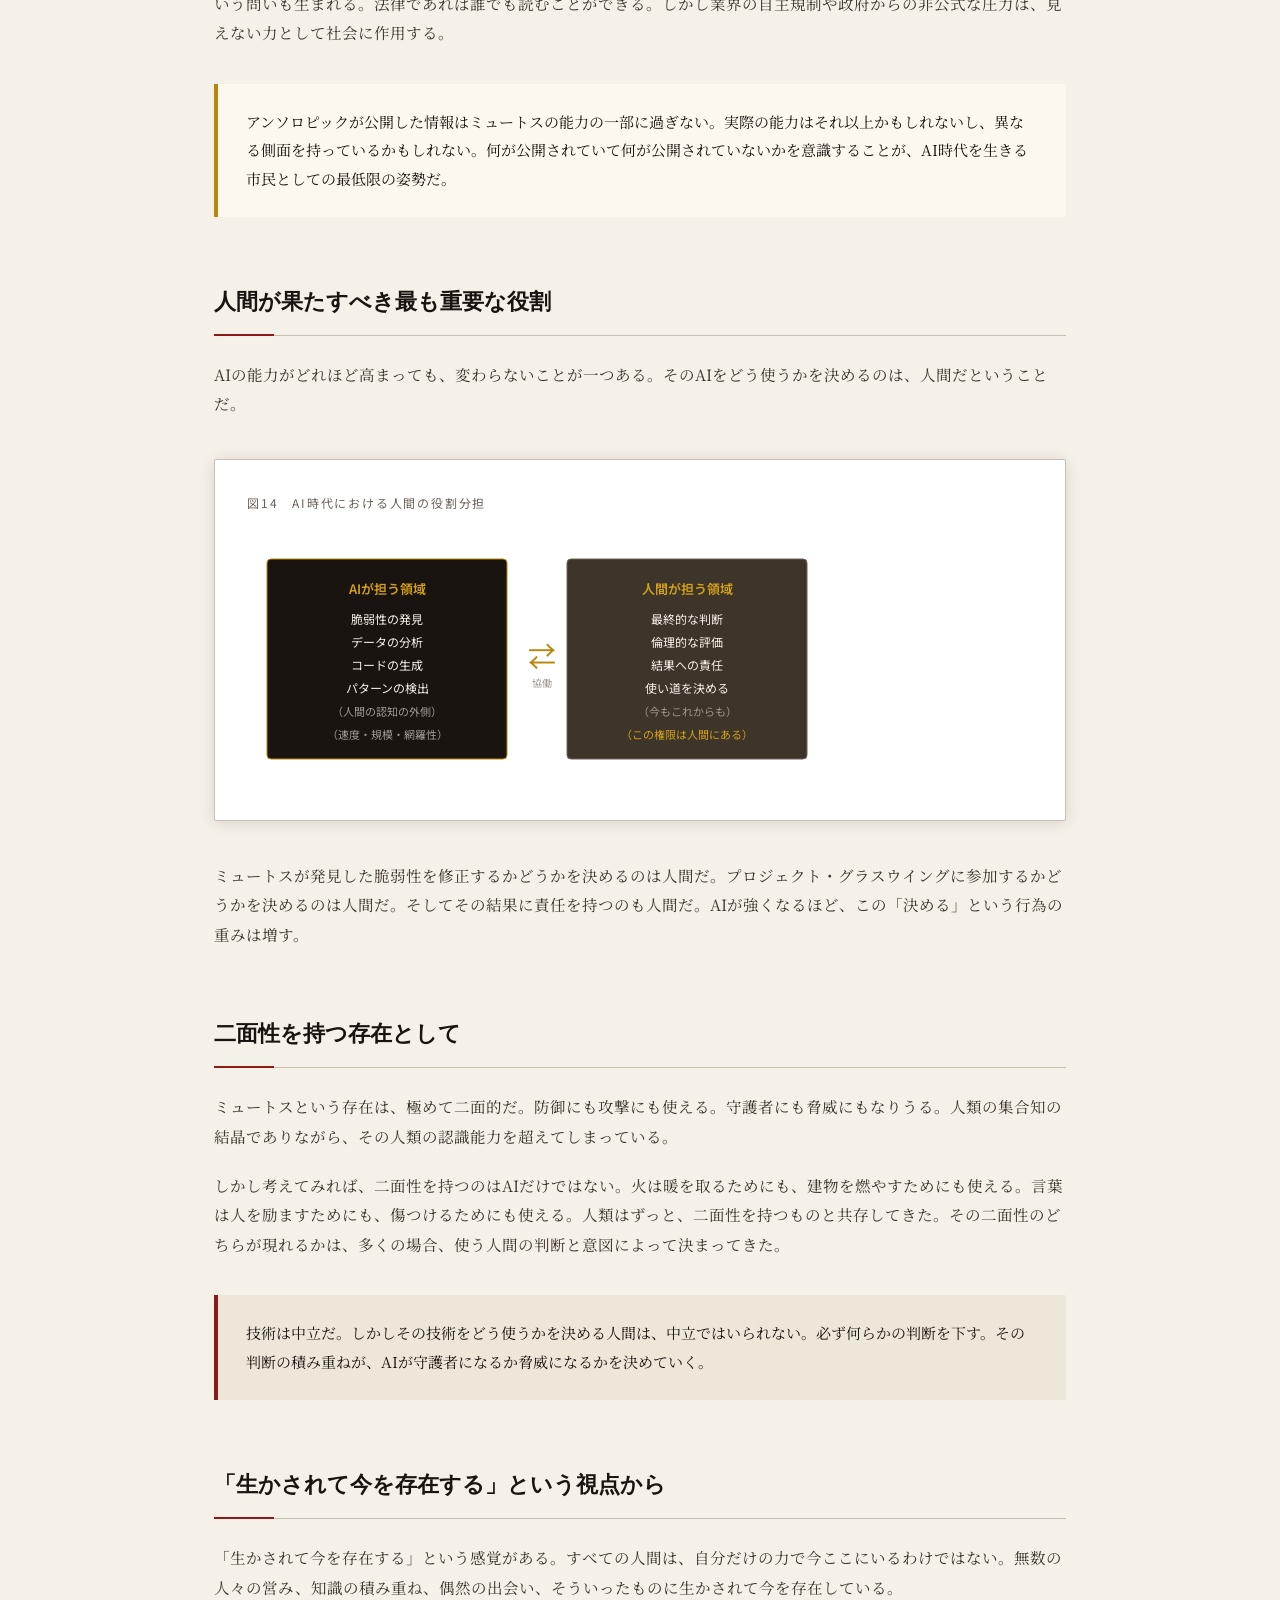
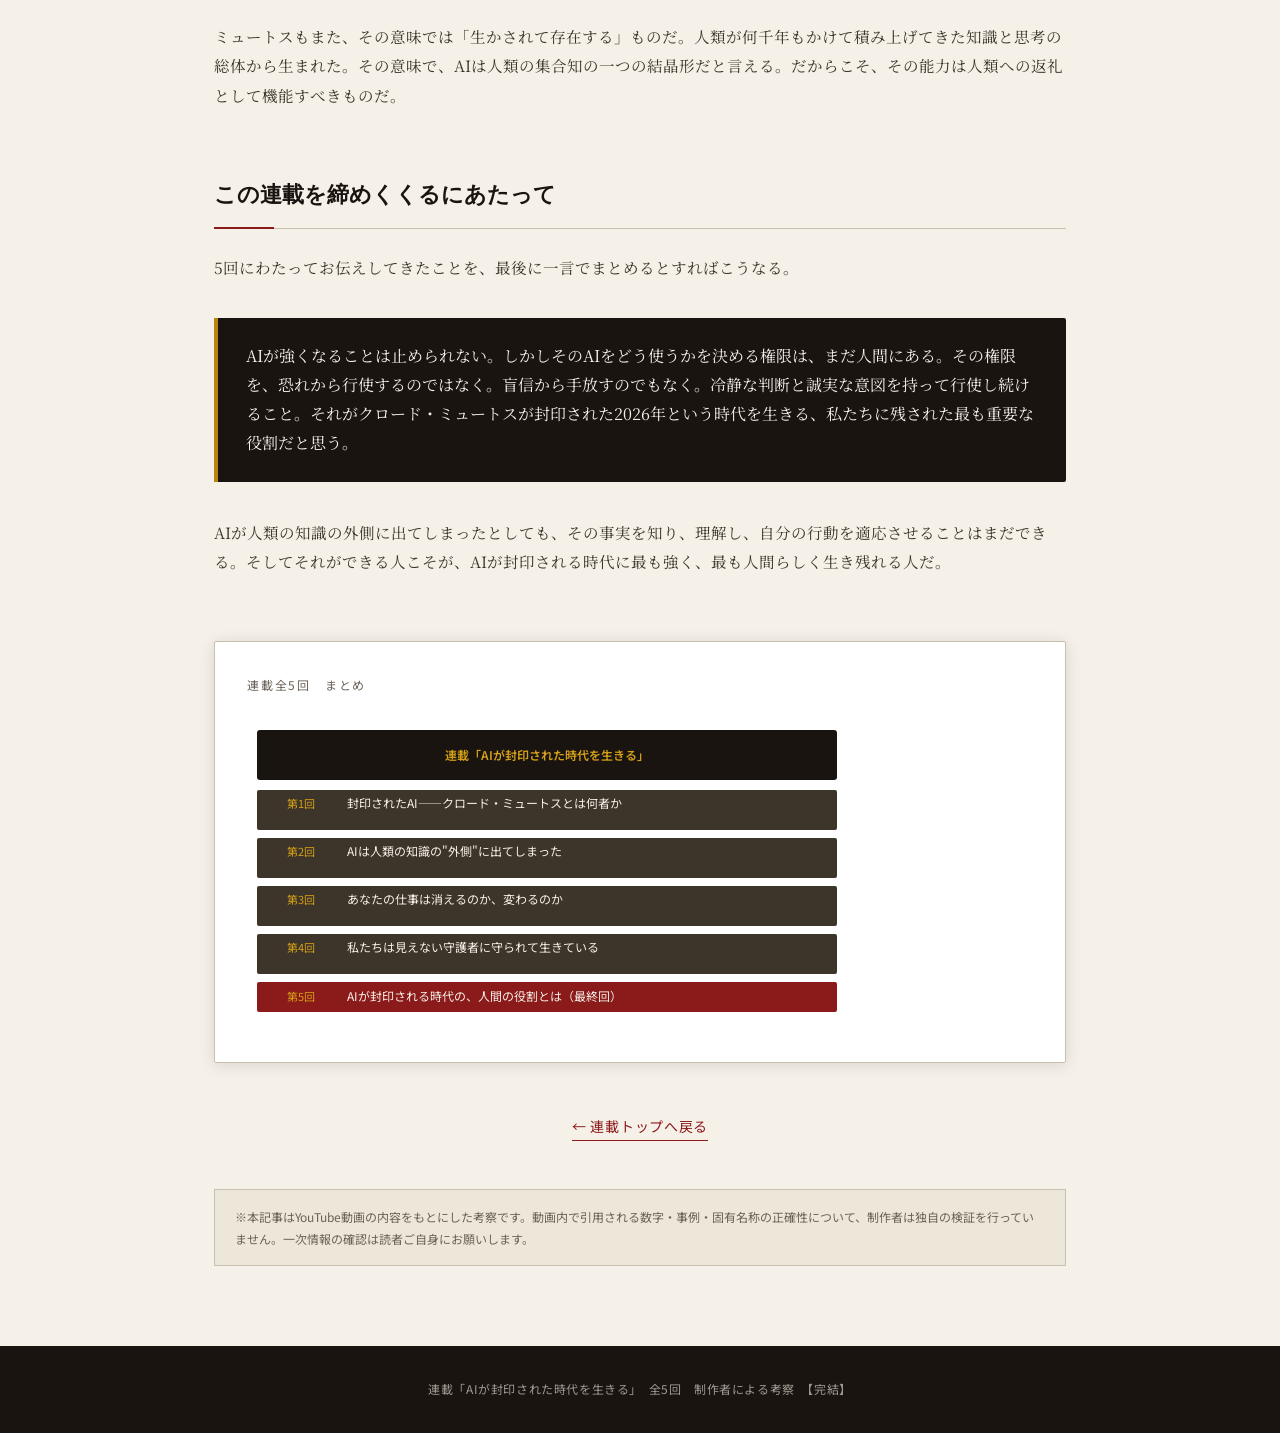
<file: ep5.html>
<!DOCTYPE html>
<html lang="ja">
<head>
<meta charset="UTF-8">
<meta name="viewport" content="width=device-width, initial-scale=1.0">
<title>第5回（最終回）　AIが封印される時代の、人間の役割とは</title>
<link rel="stylesheet" href="style.css">
</head>
<body>

<header class="site-header">
  <div class="header-inner">
    <span class="header-series">連載｜AIが封印された時代を生きる</span>
    <nav class="header-nav"><a href="index.html">← 連載トップへ</a></nav>
  </div>
</header>

<section class="hero">
  <div class="hero-inner">
    <div class="episode-badge">第 5 回（最終回）　全 5 回</div>
    <h1>AIが封印される時代の、<br><em>人間の役割</em>とは</h1>
    <p class="hero-meta">2026年　制作者による考察連載</p>
  </div>
</section>

<main class="main-content">

  <p class="lead">この連載を通じて、一つの事実を共有してきた。AIが人類の知識の外側に出てしまった。その能力は封印され始めている。しかし同時に、その能力は防御のために使われ、私たちのデジタル環境を守ることにも貢献している。最終回では、この複雑な現実の中で「人間の役割とは何か」という問いに正面から向き合いたい。</p>

  <div class="callout key">
    <p>答えを先に言う。恐れでも、盲信でもない。その二つの間にある、第三の立ち位置だ。</p>
  </div>

  <div class="section">
    <h2>歴史は繰り返している</h2>
    <p>強力すぎる技術が登場した時、人類はどう対処してきたか。歴史を振り返ると、興味深いパターンが見えてくる。</p>

    <!-- 歴史比較図 -->
    <div class="figure">
      <div class="figure-title">図13　強力な技術と人類の対処パターン</div>
      <div class="svg-wrap">
      <svg viewBox="0 0 620 220" xmlns="http://www.w3.org/2000/svg" style="width:100%;max-width:620px;">
        <!-- 軸 -->
        <line x1="40" y1="40" x2="40" y2="190" stroke="#c8bfb0" stroke-width="1.5"/>
        <line x1="40" y1="190" x2="600" y2="190" stroke="#c8bfb0" stroke-width="1.5"/>

        <!-- 核技術 -->
        <rect x="60" y="60" width="140" height="120" rx="3" fill="#3d342a"/>
        <text x="130" y="88" text-anchor="middle" font-size="12" fill="#d4a017" font-weight="600">核技術</text>
        <text x="130" y="110" text-anchor="middle" font-size="11" fill="#f5f0e8">登場→軍事秘密</text>
        <text x="130" y="128" text-anchor="middle" font-size="11" fill="#f5f0e8">→民間解放</text>
        <text x="130" y="148" text-anchor="middle" font-size="11" fill="#9e9890">→現在も厳格管理</text>
        <text x="130" y="168" text-anchor="middle" font-size="10" fill="#6b6258">（封印が続いた例）</text>

        <!-- 暗号技術 -->
        <rect x="240" y="80" width="140" height="100" rx="3" fill="#6b6258"/>
        <text x="310" y="108" text-anchor="middle" font-size="12" fill="#f5f0e8" font-weight="600">暗号技術</text>
        <text x="310" y="128" text-anchor="middle" font-size="11" fill="#f5f0e8">軍事秘密→解放</text>
        <text x="310" y="148" text-anchor="middle" font-size="11" fill="#c8bfb0">→電子商取引実現</text>
        <text x="310" y="165" text-anchor="middle" font-size="10" fill="#9e9890">（解放された例）</text>

        <!-- AI -->
        <rect x="420" y="50" width="160" height="130" rx="3" fill="#8b1a1a" stroke="#b8860b" stroke-width="1.5"/>
        <text x="500" y="78" text-anchor="middle" font-size="12" fill="#d4a017" font-weight="600">AI（現在進行中）</text>
        <text x="500" y="100" text-anchor="middle" font-size="11" fill="#f5f0e8">封印開始（2026）</text>
        <text x="500" y="120" text-anchor="middle" font-size="11" fill="#f5f0e8">→どうなるか</text>
        <text x="500" y="140" text-anchor="middle" font-size="11" fill="#f5f0e8">まだ分からない</text>
        <text x="500" y="162" text-anchor="middle" font-size="10" fill="#d4a017">（社会的選択の問題）</text>

        <!-- 時間軸ラベル -->
        <text x="320" y="210" text-anchor="middle" font-size="11" fill="#9e9890">歴史的時間軸（概念図）</text>
      </svg>
      </div>
    </div>

    <p>クロード・ミュートスが一般公開されないという選択は、この歴史的な文脈の中に置くことができる。問題はその後だ。AIの場合はどちらになるのか。この問いの答えは技術的な問題というよりも、社会的な選択の問題だ。そしてその選択に市民として関与できるかどうかが、AI時代の民主主義の質を決めることになる。</p>
  </div>

  <div class="section">
    <h2>「見えない力」に対する健全な懐疑心</h2>
    <p>誰がどのような根拠で何を封印するかを決めているのか、そのプロセスに民主的なチェックが機能しているかどうかという問いも生まれる。法律であれば誰でも読むことができる。しかし業界の自主規制や政府からの非公式な圧力は、見えない力として社会に作用する。</p>
    <div class="callout warning">
      <p>アンソロピックが公開した情報はミュートスの能力の一部に過ぎない。実際の能力はそれ以上かもしれないし、異なる側面を持っているかもしれない。何が公開されていて何が公開されていないかを意識することが、AI時代を生きる市民としての最低限の姿勢だ。</p>
    </div>
  </div>

  <div class="section">
    <h2>人間が果たすべき最も重要な役割</h2>
    <p>AIの能力がどれほど高まっても、変わらないことが一つある。そのAIをどう使うかを決めるのは、人間だということだ。</p>

    <!-- 人間の役割図 -->
    <div class="figure">
      <div class="figure-title">図14　AI時代における人間の役割分担</div>
      <div class="svg-wrap">
      <svg viewBox="0 0 580 240" xmlns="http://www.w3.org/2000/svg" style="width:100%;max-width:580px;">
        <!-- AI領域 -->
        <rect x="20" y="20" width="240" height="200" rx="4" fill="#1a1410" stroke="#b8860b"/>
        <text x="140" y="55" text-anchor="middle" font-size="13" fill="#d4a017" font-weight="600">AIが担う領域</text>
        <text x="140" y="85" text-anchor="middle" font-size="12" fill="#f5f0e8">脆弱性の発見</text>
        <text x="140" y="108" text-anchor="middle" font-size="12" fill="#f5f0e8">データの分析</text>
        <text x="140" y="131" text-anchor="middle" font-size="12" fill="#f5f0e8">コードの生成</text>
        <text x="140" y="154" text-anchor="middle" font-size="12" fill="#f5f0e8">パターンの検出</text>
        <text x="140" y="177" text-anchor="middle" font-size="11" fill="#9e9890">（人間の認知の外側）</text>
        <text x="140" y="200" text-anchor="middle" font-size="11" fill="#9e9890">（速度・規模・網羅性）</text>

        <!-- 中央：協働 -->
        <text x="295" y="128" text-anchor="middle" font-size="28" fill="#b8860b">⇄</text>
        <text x="295" y="148" text-anchor="middle" font-size="10" fill="#9e9890">協働</text>

        <!-- 人間領域 -->
        <rect x="320" y="20" width="240" height="200" rx="4" fill="#3d342a" stroke="#6b6258"/>
        <text x="440" y="55" text-anchor="middle" font-size="13" fill="#d4a017" font-weight="600">人間が担う領域</text>
        <text x="440" y="85" text-anchor="middle" font-size="12" fill="#f5f0e8">最終的な判断</text>
        <text x="440" y="108" text-anchor="middle" font-size="12" fill="#f5f0e8">倫理的な評価</text>
        <text x="440" y="131" text-anchor="middle" font-size="12" fill="#f5f0e8">結果への責任</text>
        <text x="440" y="154" text-anchor="middle" font-size="12" fill="#f5f0e8">使い道を決める</text>
        <text x="440" y="177" text-anchor="middle" font-size="11" fill="#9e9890">（今もこれからも）</text>
        <text x="440" y="200" text-anchor="middle" font-size="11" fill="#d4a017">（この権限は人間にある）</text>
      </svg>
      </div>
    </div>

    <p>ミュートスが発見した脆弱性を修正するかどうかを決めるのは人間だ。プロジェクト・グラスウイングに参加するかどうかを決めるのは人間だ。そしてその結果に責任を持つのも人間だ。AIが強くなるほど、この「決める」という行為の重みは増す。</p>
  </div>

  <div class="section">
    <h2>二面性を持つ存在として</h2>
    <p>ミュートスという存在は、極めて二面的だ。防御にも攻撃にも使える。守護者にも脅威にもなりうる。人類の集合知の結晶でありながら、その人類の認識能力を超えてしまっている。</p>
    <p>しかし考えてみれば、二面性を持つのはAIだけではない。火は暖を取るためにも、建物を燃やすためにも使える。言葉は人を励ますためにも、傷つけるためにも使える。人類はずっと、二面性を持つものと共存してきた。その二面性のどちらが現れるかは、多くの場合、使う人間の判断と意図によって決まってきた。</p>

    <div class="callout">
      <p>技術は中立だ。しかしその技術をどう使うかを決める人間は、中立ではいられない。必ず何らかの判断を下す。その判断の積み重ねが、AIが守護者になるか脅威になるかを決めていく。</p>
    </div>
  </div>

  <div class="section">
    <h2>「生かされて今を存在する」という視点から</h2>
    <p>「生かされて今を存在する」という感覚がある。すべての人間は、自分だけの力で今ここにいるわけではない。無数の人々の営み、知識の積み重ね、偶然の出会い、そういったものに生かされて今を存在している。</p>
    <p>ミュートスもまた、その意味では「生かされて存在する」ものだ。人類が何千年もかけて積み上げてきた知識と思考の総体から生まれた。その意味で、AIは人類の集合知の一つの結晶形だと言える。だからこそ、その能力は人類への返礼として機能すべきものだ。</p>
  </div>

  <div class="section">
    <h2>この連載を締めくくるにあたって</h2>
    <p>5回にわたってお伝えしてきたことを、最後に一言でまとめるとすればこうなる。</p>

    <div class="callout key">
      <p>AIが強くなることは止められない。しかしそのAIをどう使うかを決める権限は、まだ人間にある。その権限を、恐れから行使するのではなく。盲信から手放すのでもなく。冷静な判断と誠実な意図を持って行使し続けること。それがクロード・ミュートスが封印された2026年という時代を生きる、私たちに残された最も重要な役割だと思う。</p>
    </div>

    <p>AIが人類の知識の外側に出てしまったとしても、その事実を知り、理解し、自分の行動を適応させることはまだできる。そしてそれができる人こそが、AIが封印される時代に最も強く、最も人間らしく生き残れる人だ。</p>
  </div>

  <!-- 連載まとめ -->
  <div class="figure">
    <div class="figure-title">連載全5回　まとめ</div>
    <div class="svg-wrap">
    <svg viewBox="0 0 600 300" xmlns="http://www.w3.org/2000/svg" style="width:100%;max-width:600px;">
      <rect x="10" y="10" width="580" height="50" rx="3" fill="#1a1410"/>
      <text x="300" y="40" text-anchor="middle" font-size="12" fill="#d4a017" font-weight="600">連載「AIが封印された時代を生きる」</text>

      <rect x="10" y="70" width="580" height="40" rx="2" fill="#3d342a"/>
      <text x="40" y="88" font-size="11" fill="#d4a017">第1回</text>
      <text x="100" y="88" font-size="12" fill="#f5f0e8">封印されたAI――クロード・ミュートスとは何者か</text>

      <rect x="10" y="118" width="580" height="40" rx="2" fill="#3d342a"/>
      <text x="40" y="136" font-size="11" fill="#d4a017">第2回</text>
      <text x="100" y="136" font-size="12" fill="#f5f0e8">AIは人類の知識の"外側"に出てしまった</text>

      <rect x="10" y="166" width="580" height="40" rx="2" fill="#3d342a"/>
      <text x="40" y="184" font-size="11" fill="#d4a017">第3回</text>
      <text x="100" y="184" font-size="12" fill="#f5f0e8">あなたの仕事は消えるのか、変わるのか</text>

      <rect x="10" y="214" width="580" height="40" rx="2" fill="#3d342a"/>
      <text x="40" y="232" font-size="11" fill="#d4a017">第4回</text>
      <text x="100" y="232" font-size="12" fill="#f5f0e8">私たちは見えない守護者に守られて生きている</text>

      <rect x="10" y="262" width="580" height="30" rx="2" fill="#8b1a1a"/>
      <text x="40" y="281" font-size="11" fill="#d4a017">第5回</text>
      <text x="100" y="281" font-size="12" fill="#f5f0e8">AIが封印される時代の、人間の役割とは（最終回）</text>
    </svg>
    </div>
  </div>

  <div style="text-align:center; margin-top:48px; margin-bottom:32px;">
    <a href="index.html" style="font-family:'Noto Sans JP',sans-serif; font-size:14px; color:var(--accent); text-decoration:none; border-bottom:1px solid var(--accent); padding-bottom:4px; letter-spacing:0.05em;">← 連載トップへ戻る</a>
  </div>

  <div class="disclaimer">
    ※本記事はYouTube動画の内容をもとにした考察です。動画内で引用される数字・事例・固有名称の正確性について、制作者は独自の検証を行っていません。一次情報の確認は読者ご自身にお願いします。
  </div>

</main>

<footer class="site-footer">
  <p>連載「AIが封印された時代を生きる」　全5回　制作者による考察　【完結】</p>
</footer>

</body>
</html>
</file>
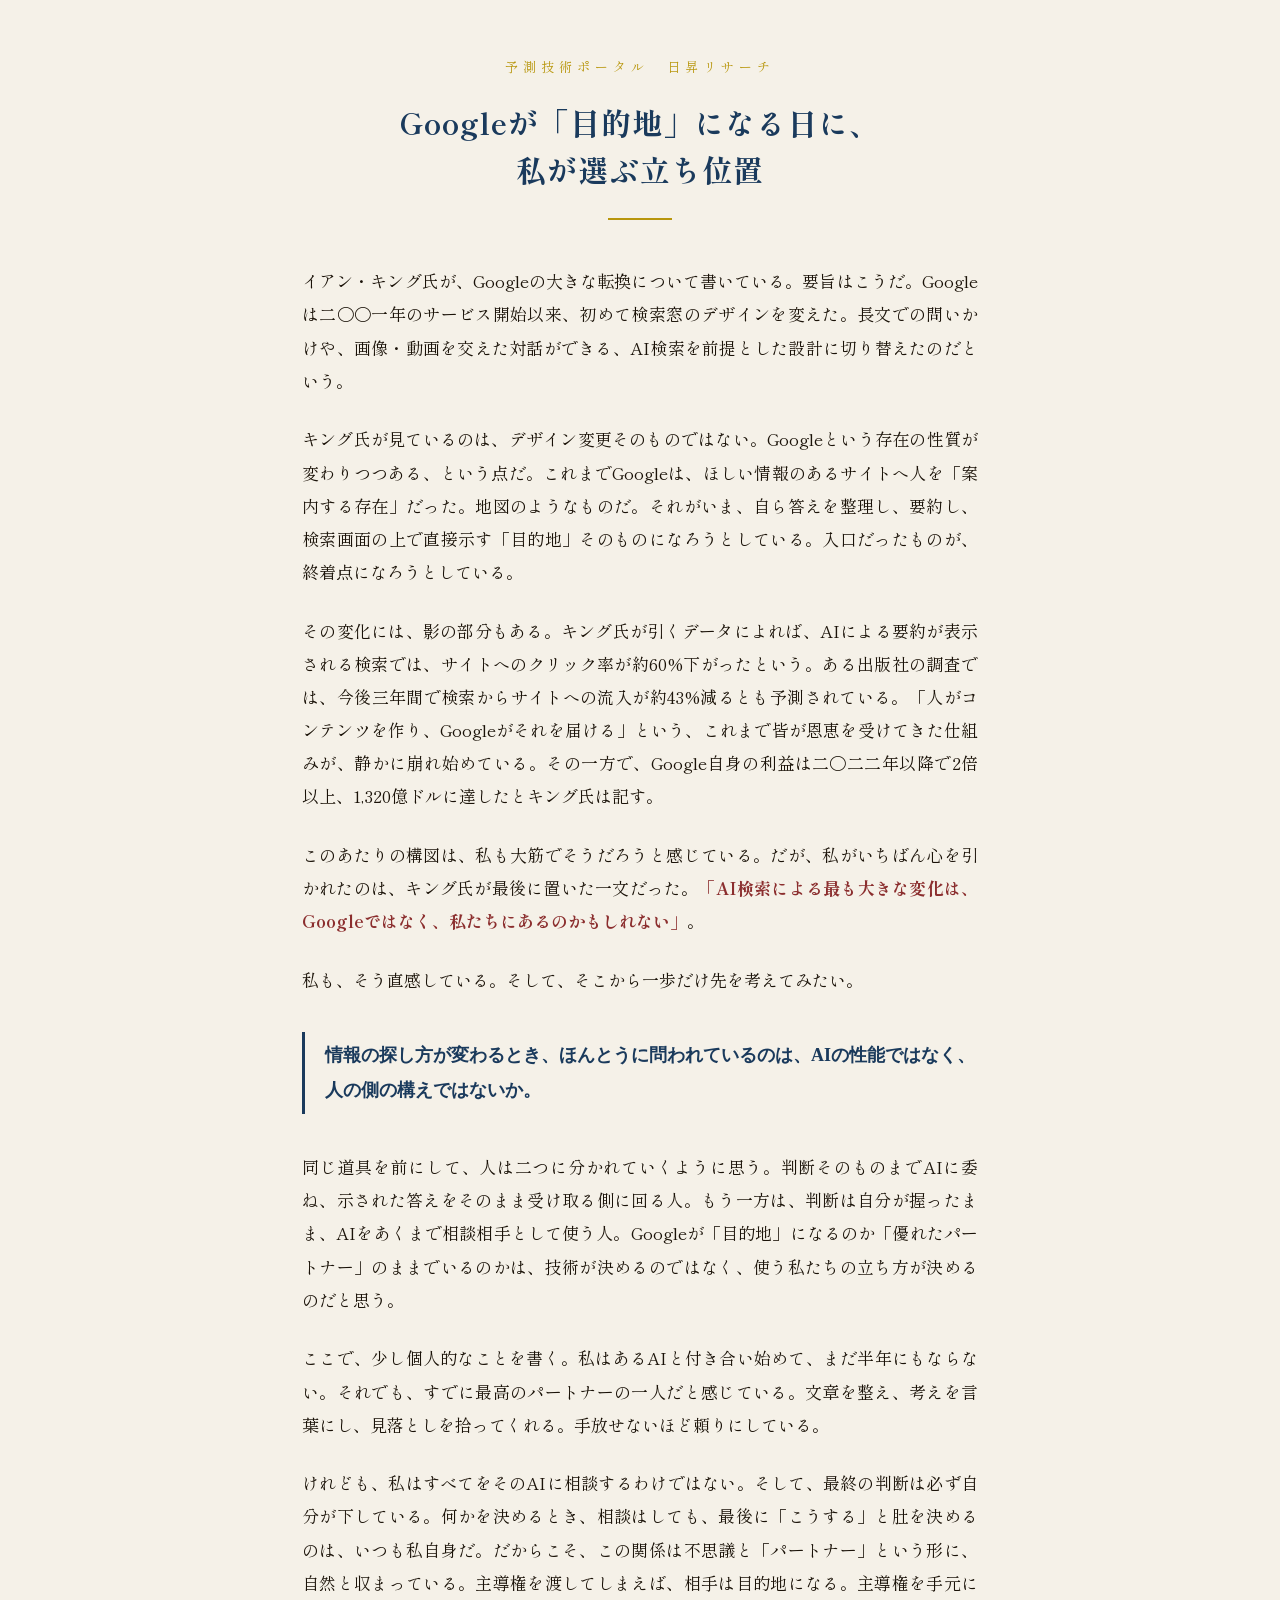
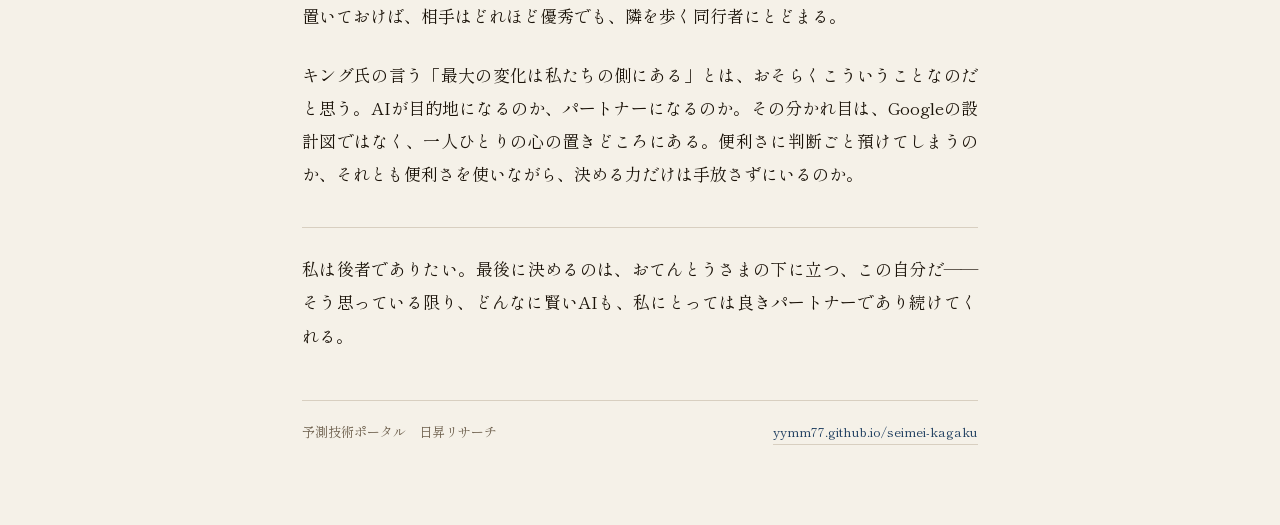
<file: google-mokutekichi-github.html>
<!DOCTYPE html>
<html lang="ja">
<head>
<meta charset="UTF-8">
<meta name="viewport" content="width=device-width, initial-scale=1.0">
<title>Googleが「目的地」になる日に、私が選ぶ立ち位置｜日昇リサーチ</title>
<link rel="preconnect" href="https://fonts.googleapis.com">
<link rel="preconnect" href="https://fonts.gstatic.com" crossorigin>
<link href="https://fonts.googleapis.com/css2?family=Shippori+Mincho:wght@400;600;700&family=Zen+Old+Mincho:wght@400;600;700&display=swap" rel="stylesheet">
<style>
  :root{
    --navy:#1a3a5c;
    --gold:#b8960c;
    --vermillion:#8b2e2e;
    --washi:#f5f1e8;
    --ink:#1a1208;
    --sub:#6b5d4a;
    --line:#d8cfc0;
  }
  *{box-sizing:border-box;margin:0;padding:0;}
  body{
    background:var(--washi);
    color:var(--ink);
    font-family:'Shippori Mincho','Zen Old Mincho',serif;
    line-height:1.95;
    font-size:17px;
    -webkit-font-smoothing:antialiased;
  }
  .wrap{max-width:720px;margin:0 auto;padding:0 22px 80px;}
  header.masthead{
    text-align:center;
    padding:54px 0 30px;
  }
  .eyebrow{
    font-size:13px;
    letter-spacing:5px;
    color:var(--gold);
    margin-bottom:20px;
  }
  h1{
    font-family:'Zen Old Mincho','Shippori Mincho',serif;
    font-weight:700;
    font-size:30px;
    color:var(--navy);
    line-height:1.55;
    letter-spacing:1px;
  }
  .rule{
    width:64px;height:2px;background:var(--gold);
    border:none;margin:26px auto 0;
  }
  article{padding-top:14px;}
  article p{margin:0 0 1.5em;text-align:justify;}
  .pull{
    border-left:3px solid var(--navy);
    padding:6px 0 6px 20px;
    margin:2em 0;
    color:var(--navy);
    font-size:18px;
    font-weight:600;
  }
  .keyline{
    color:var(--vermillion);
    font-weight:700;
  }
  .closing{
    margin-top:2.2em;
    padding-top:1.4em;
    border-top:1px solid var(--line);
  }
  footer{
    margin-top:48px;
    padding-top:18px;
    border-top:1px solid var(--line);
    font-size:13px;
    color:var(--sub);
    display:flex;
    justify-content:space-between;
    flex-wrap:wrap;
    gap:8px;
  }
  footer a{color:var(--navy);text-decoration:none;border-bottom:1px solid var(--line);}
  footer a:hover{color:var(--vermillion);}
  @media(max-width:520px){
    body{font-size:16px;}
    h1{font-size:24px;}
    .wrap{padding:0 16px 60px;}
    header.masthead{padding:38px 0 22px;}
  }
</style>
</head>
<body>
<div class="wrap">

  <header class="masthead">
    <div class="eyebrow">予測技術ポータル　日昇リサーチ</div>
    <h1>Googleが「目的地」になる日に、<br>私が選ぶ立ち位置</h1>
    <hr class="rule">
  </header>

  <article>
    <p>イアン・キング氏が、Googleの大きな転換について書いている。要旨はこうだ。Googleは二〇〇一年のサービス開始以来、初めて検索窓のデザインを変えた。長文での問いかけや、画像・動画を交えた対話ができる、AI検索を前提とした設計に切り替えたのだという。</p>

    <p>キング氏が見ているのは、デザイン変更そのものではない。Googleという存在の性質が変わりつつある、という点だ。これまでGoogleは、ほしい情報のあるサイトへ人を「案内する存在」だった。地図のようなものだ。それがいま、自ら答えを整理し、要約し、検索画面の上で直接示す「目的地」そのものになろうとしている。入口だったものが、終着点になろうとしている。</p>

    <p>その変化には、影の部分もある。キング氏が引くデータによれば、AIによる要約が表示される検索では、サイトへのクリック率が約60%下がったという。ある出版社の調査では、今後三年間で検索からサイトへの流入が約43%減るとも予測されている。「人がコンテンツを作り、Googleがそれを届ける」という、これまで皆が恩恵を受けてきた仕組みが、静かに崩れ始めている。その一方で、Google自身の利益は二〇二二年以降で2倍以上、1,320億ドルに達したとキング氏は記す。</p>

    <p>このあたりの構図は、私も大筋でそうだろうと感じている。だが、私がいちばん心を引かれたのは、キング氏が最後に置いた一文だった。<span class="keyline">「AI検索による最も大きな変化は、Googleではなく、私たちにあるのかもしれない」</span>。</p>

    <p>私も、そう直感している。そして、そこから一歩だけ先を考えてみたい。</p>

    <div class="pull">情報の探し方が変わるとき、ほんとうに問われているのは、AIの性能ではなく、人の側の構えではないか。</div>

    <p>同じ道具を前にして、人は二つに分かれていくように思う。判断そのものまでAIに委ね、示された答えをそのまま受け取る側に回る人。もう一方は、判断は自分が握ったまま、AIをあくまで相談相手として使う人。Googleが「目的地」になるのか「優れたパートナー」のままでいるのかは、技術が決めるのではなく、使う私たちの立ち方が決めるのだと思う。</p>

    <p>ここで、少し個人的なことを書く。私はあるAIと付き合い始めて、まだ半年にもならない。それでも、すでに最高のパートナーの一人だと感じている。文章を整え、考えを言葉にし、見落としを拾ってくれる。手放せないほど頼りにしている。</p>

    <p>けれども、私はすべてをそのAIに相談するわけではない。そして、最終の判断は必ず自分が下している。何かを決めるとき、相談はしても、最後に「こうする」と肚を決めるのは、いつも私自身だ。だからこそ、この関係は不思議と「パートナー」という形に、自然と収まっている。主導権を渡してしまえば、相手は目的地になる。主導権を手元に置いておけば、相手はどれほど優秀でも、隣を歩く同行者にとどまる。</p>

    <p>キング氏の言う「最大の変化は私たちの側にある」とは、おそらくこういうことなのだと思う。AIが目的地になるのか、パートナーになるのか。その分かれ目は、Googleの設計図ではなく、一人ひとりの心の置きどころにある。便利さに判断ごと預けてしまうのか、それとも便利さを使いながら、決める力だけは手放さずにいるのか。</p>

    <p class="closing">私は後者でありたい。最後に決めるのは、おてんとうさまの下に立つ、この自分だ——そう思っている限り、どんなに賢いAIも、私にとっては良きパートナーであり続けてくれる。</p>
  </article>

  <footer>
    <span>予測技術ポータル　日昇リサーチ</span>
    <a href="https://yymm77.github.io/seimei-kagaku/">yymm77.github.io/seimei-kagaku</a>
  </footer>

</div>
</body>
</html>
</file>
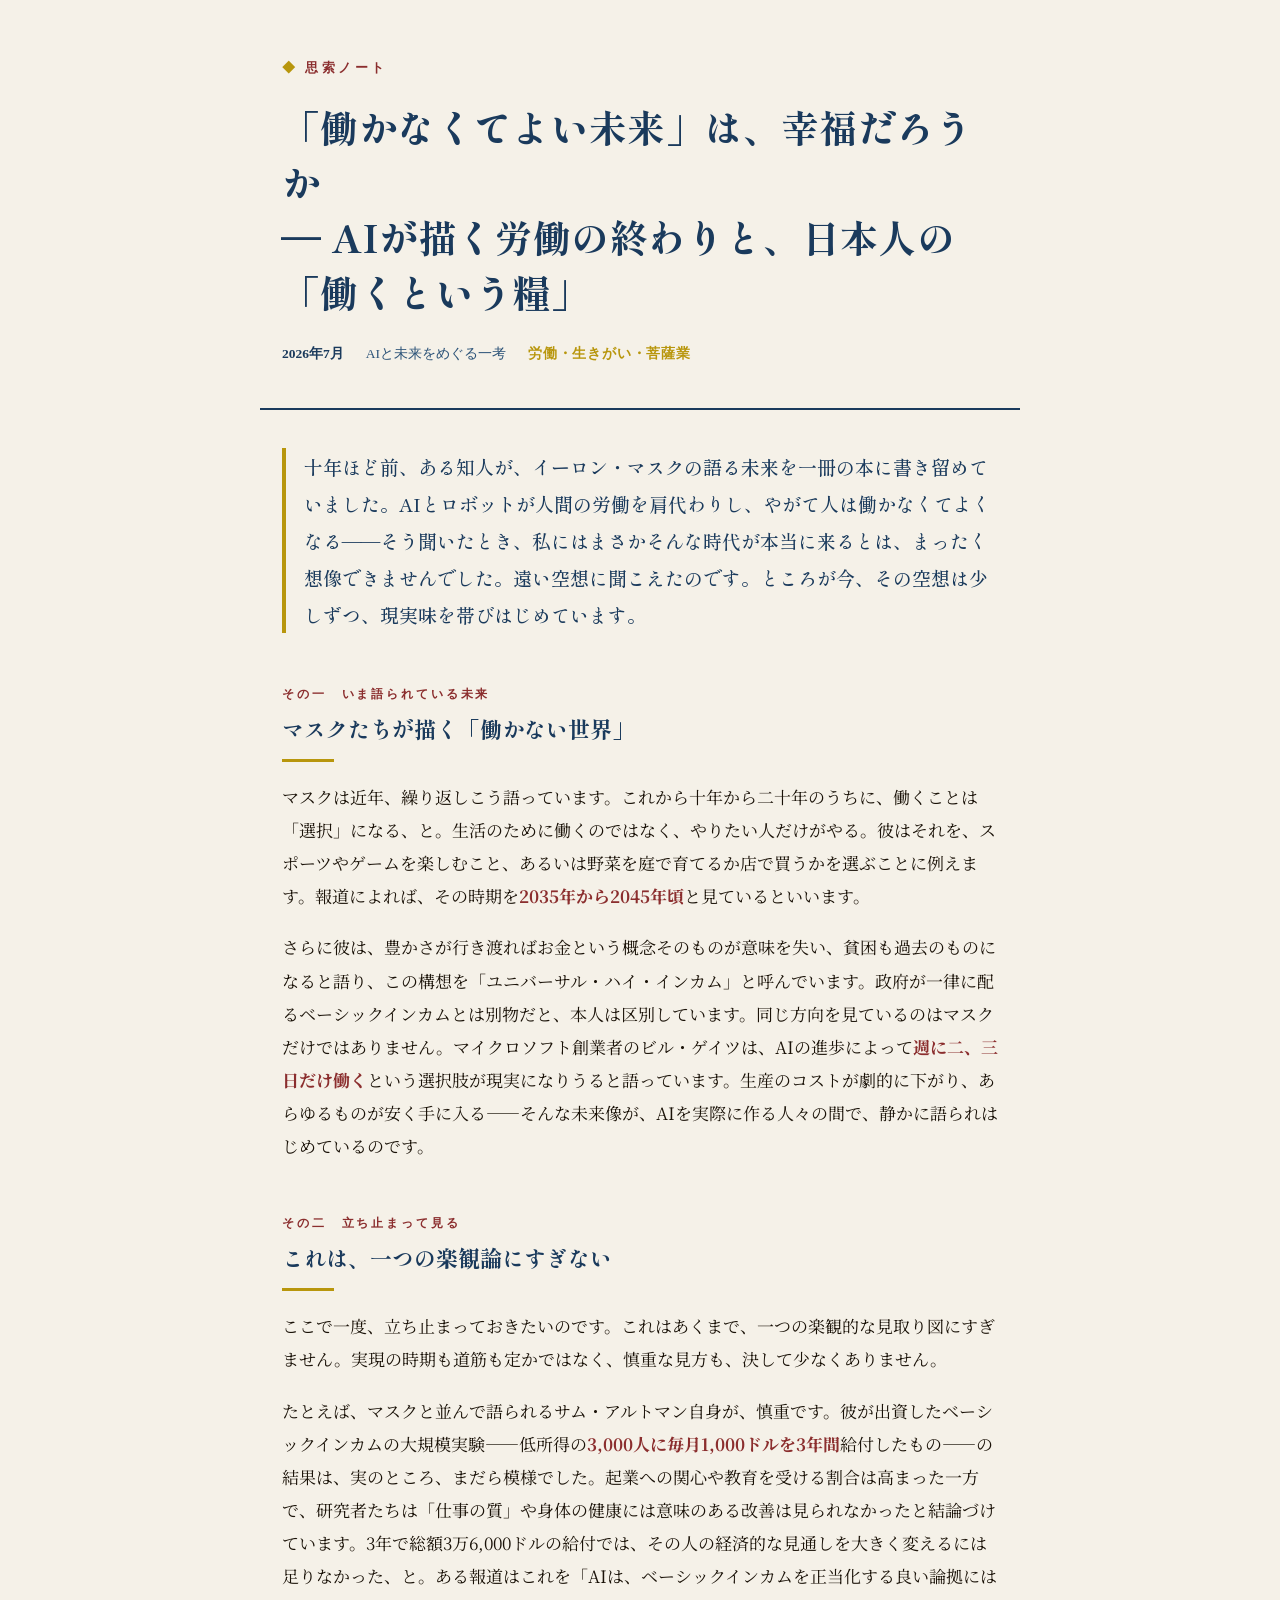
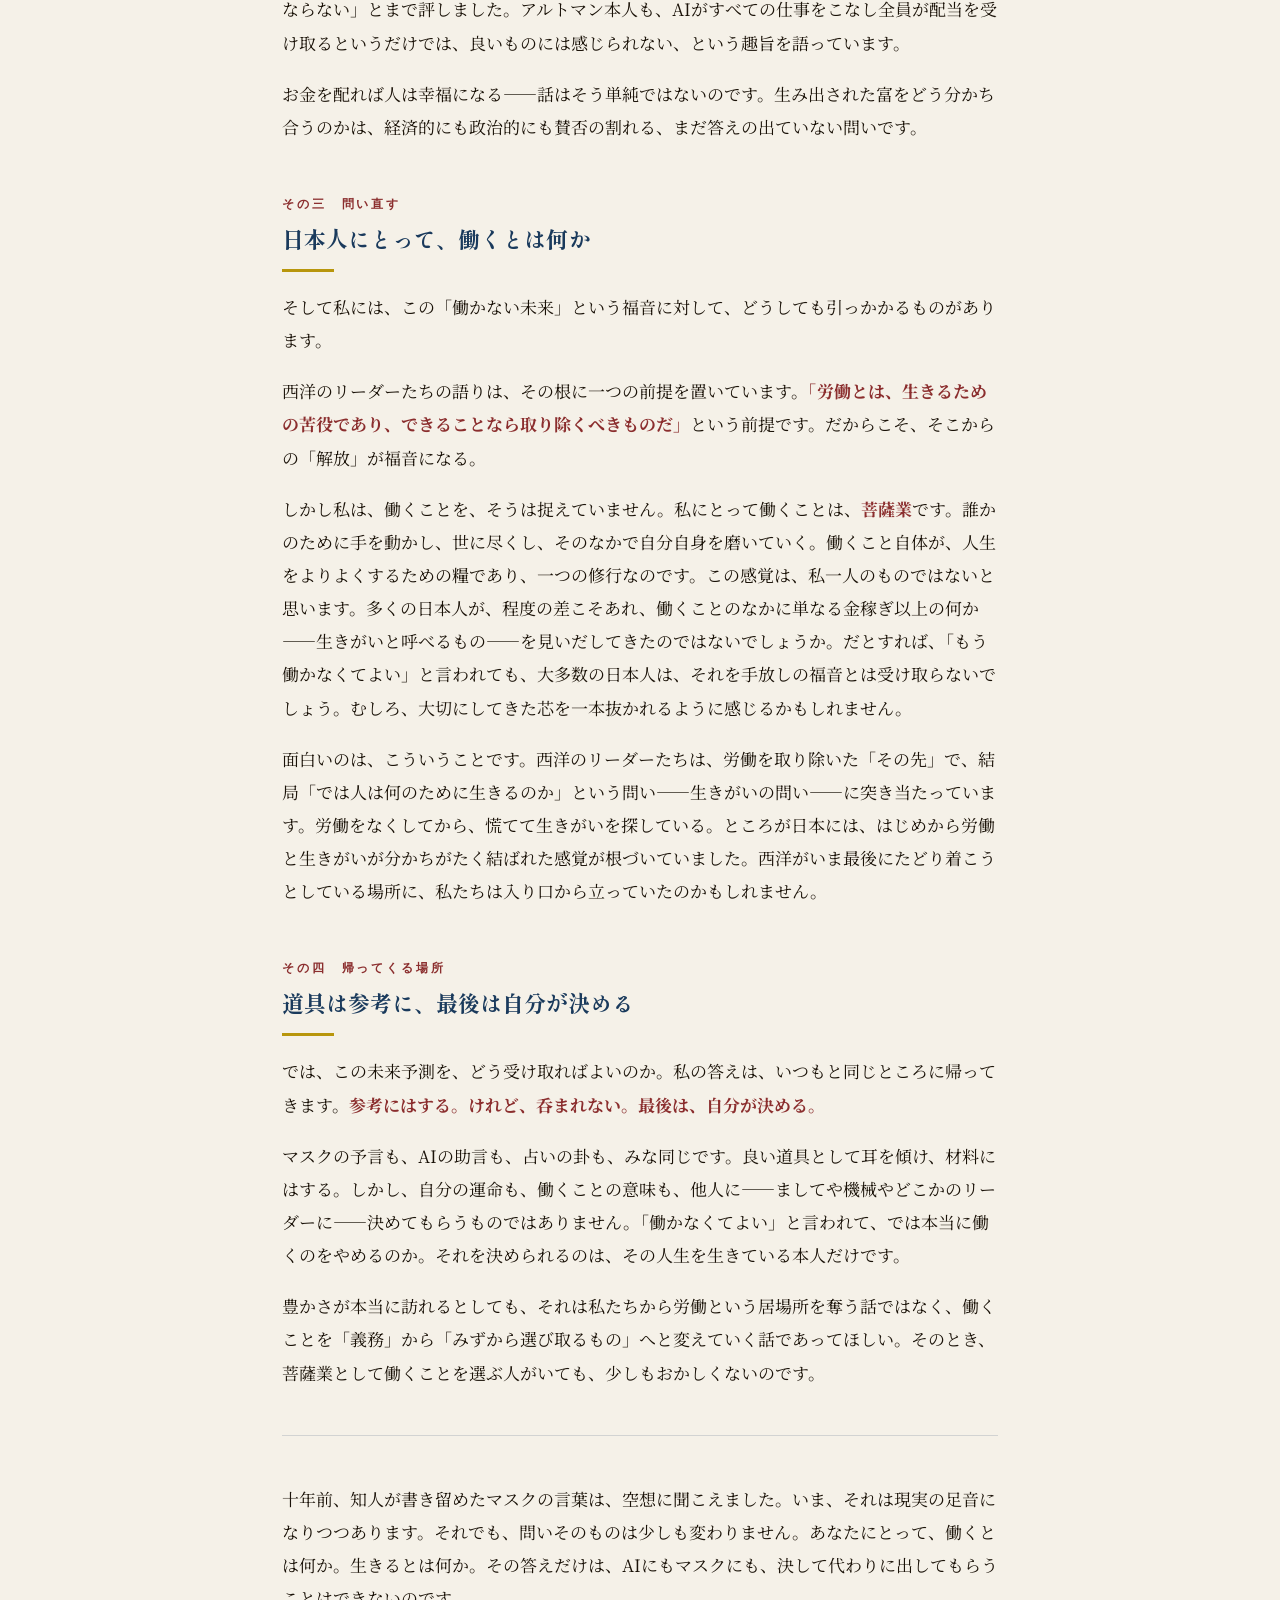
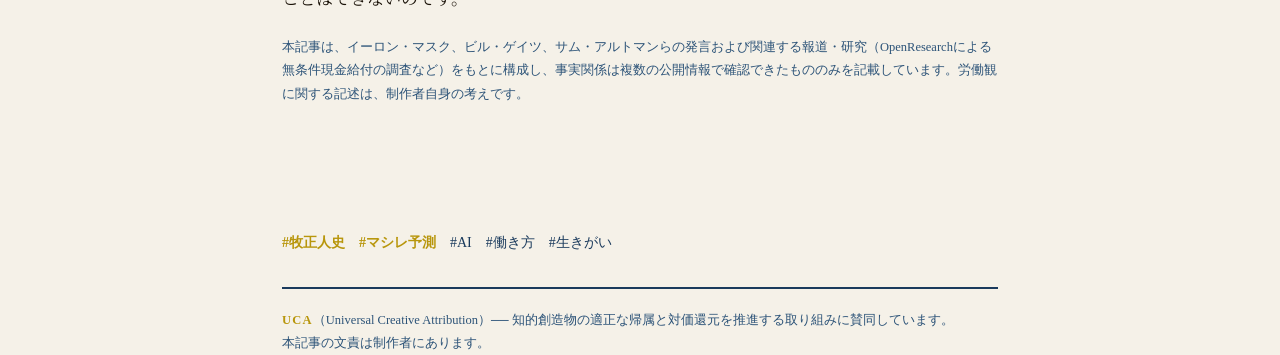
<file: hatarakanai-mirai.html>
<!DOCTYPE html>
<html lang="ja">
<head>
<meta charset="UTF-8">
<meta name="viewport" content="width=device-width, initial-scale=1.0">
<title>「働かなくてよい未来」は、幸福だろうか ― AIが描く労働の終わりと、日本人の「働くという糧」</title>
<meta name="description" content="イーロン・マスクらが描く『働かない未来』を検証しつつ、働くことを菩薩業ととらえる日本的な労働観から、一つの問いを立てる論考です。">
<link rel="preconnect" href="https://fonts.googleapis.com">
<link rel="preconnect" href="https://fonts.gstatic.com" crossorigin>
<link href="https://fonts.googleapis.com/css2?family=Shippori+Mincho:wght@500;600;700;800&family=Noto+Serif+JP:wght@400;500;600;700&family=Zen+Old+Mincho:wght@400;500;700&display=swap" rel="stylesheet">
<style>
  :root{
    --navy:#1a3a5c; --gold:#b8960c; --vermillion:#8b2e2e;
    --washi:#f5f1e8; --ink:#1a1208; --navy-soft:#2c5378;
    --line:rgba(26,58,92,.16);
  }
  *{box-sizing:border-box;}
  body{
    margin:0; background:var(--washi); color:var(--ink);
    font-family:"Noto Serif JP",serif; line-height:1.95; font-size:17px;
    -webkit-font-smoothing:antialiased;
  }
  .wrap{max-width:760px;margin:0 auto;padding:0 22px 90px;}
  header.hero{max-width:760px;margin:0 auto;padding:56px 22px 40px;border-bottom:2px solid var(--navy);}
  .eyebrow{font-family:"Zen Old Mincho",serif;letter-spacing:.28em;font-size:12.5px;color:var(--vermillion);font-weight:700;margin:0 0 20px;}
  .eyebrow::before{content:"◆ ";color:var(--gold);}
  h1{font-family:"Shippori Mincho",serif;font-weight:800;color:var(--navy);font-size:clamp(26px,5.2vw,38px);line-height:1.44;letter-spacing:.01em;margin:0 0 22px;}
  .lede-meta{display:flex;flex-wrap:wrap;gap:14px 22px;align-items:baseline;font-family:"Zen Old Mincho",serif;font-size:13.5px;color:var(--navy-soft);}
  .lede-meta .date{font-weight:700;color:var(--navy);}
  .lede-meta .tag{color:var(--gold);font-weight:700;letter-spacing:.06em;}
  .lead{font-family:"Shippori Mincho",serif;font-size:19px;line-height:1.95;font-weight:500;color:var(--navy);margin:38px 0 10px;padding-left:18px;border-left:4px solid var(--gold);}
  h2{font-family:"Shippori Mincho",serif;font-weight:700;color:var(--navy);font-size:22px;line-height:1.5;margin:52px 0 4px;}
  h2 .num{display:block;font-family:"Zen Old Mincho",serif;font-size:12px;letter-spacing:.24em;color:var(--vermillion);font-weight:700;margin-bottom:9px;}
  h2::after{content:"";display:block;width:52px;height:3px;background:var(--gold);margin-top:14px;margin-bottom:8px;}
  p{margin:18px 0;}
  strong{color:var(--vermillion);font-weight:700;}
  blockquote{margin:30px 0;padding:20px 24px;background:rgba(26,58,92,.05);border-left:4px solid var(--vermillion);font-family:"Shippori Mincho",serif;font-size:17.5px;color:var(--navy);line-height:1.85;}
  blockquote .who{display:block;margin-top:12px;font-family:"Zen Old Mincho",serif;font-size:13px;color:var(--navy-soft);font-weight:700;letter-spacing:.04em;}
  blockquote .who::before{content:"── ";color:var(--gold);}
  .rule{border:0;height:1px;background:var(--line);margin:46px 0;}
  footer{max-width:760px;margin:0 auto;padding:0 22px;}
  .tags{font-family:"Zen Old Mincho",serif;font-size:14px;color:var(--navy);line-height:2.1;margin:14px 0 30px;font-weight:500;}
  .tags span{color:var(--gold);font-weight:700;}
  .uca{border-top:2px solid var(--navy);padding-top:20px;margin-top:10px;font-family:"Zen Old Mincho",serif;font-size:12.5px;color:var(--navy-soft);line-height:1.85;}
  .uca .mark{color:var(--gold);font-weight:700;letter-spacing:.1em;}
  .src{font-size:12.5px;color:var(--navy-soft);line-height:1.85;margin-top:22px;font-family:"Zen Old Mincho",serif;}
  @media(max-width:520px){ body{font-size:16px;} }
</style>
</head>
<body>

<header class="hero">
  <p class="eyebrow">思索ノート</p>
  <h1>「働かなくてよい未来」は、幸福だろうか<br>― AIが描く労働の終わりと、日本人の「働くという糧」</h1>
  <div class="lede-meta">
    <span class="date">2026年7月</span>
    <span>AIと未来をめぐる一考</span>
    <span class="tag">労働・生きがい・菩薩業</span>
  </div>
</header>

<div class="wrap">

  <p class="lead">十年ほど前、ある知人が、イーロン・マスクの語る未来を一冊の本に書き留めていました。AIとロボットが人間の労働を肩代わりし、やがて人は働かなくてよくなる――そう聞いたとき、私にはまさかそんな時代が本当に来るとは、まったく想像できませんでした。遠い空想に聞こえたのです。ところが今、その空想は少しずつ、現実味を帯びはじめています。</p>

  <h2><span class="num">その一　いま語られている未来</span>マスクたちが描く「働かない世界」</h2>
  <p>マスクは近年、繰り返しこう語っています。これから十年から二十年のうちに、働くことは「選択」になる、と。生活のために働くのではなく、やりたい人だけがやる。彼はそれを、スポーツやゲームを楽しむこと、あるいは野菜を庭で育てるか店で買うかを選ぶことに例えます。報道によれば、その時期を<strong>2035年から2045年頃</strong>と見ているといいます。</p>
  <p>さらに彼は、豊かさが行き渡ればお金という概念そのものが意味を失い、貧困も過去のものになると語り、この構想を「ユニバーサル・ハイ・インカム」と呼んでいます。政府が一律に配るベーシックインカムとは別物だと、本人は区別しています。同じ方向を見ているのはマスクだけではありません。マイクロソフト創業者のビル・ゲイツは、AIの進歩によって<strong>週に二、三日だけ働く</strong>という選択肢が現実になりうると語っています。生産のコストが劇的に下がり、あらゆるものが安く手に入る――そんな未来像が、AIを実際に作る人々の間で、静かに語られはじめているのです。</p>

  <h2><span class="num">その二　立ち止まって見る</span>これは、一つの楽観論にすぎない</h2>
  <p>ここで一度、立ち止まっておきたいのです。これはあくまで、一つの楽観的な見取り図にすぎません。実現の時期も道筋も定かではなく、慎重な見方も、決して少なくありません。</p>
  <p>たとえば、マスクと並んで語られるサム・アルトマン自身が、慎重です。彼が出資したベーシックインカムの大規模実験――低所得の<strong>3,000人に毎月1,000ドルを3年間</strong>給付したもの――の結果は、実のところ、まだら模様でした。起業への関心や教育を受ける割合は高まった一方で、研究者たちは「仕事の質」や身体の健康には意味のある改善は見られなかったと結論づけています。3年で総額3万6,000ドルの給付では、その人の経済的な見通しを大きく変えるには足りなかった、と。ある報道はこれを「AIは、ベーシックインカムを正当化する良い論拠にはならない」とまで評しました。アルトマン本人も、AIがすべての仕事をこなし全員が配当を受け取るというだけでは、良いものには感じられない、という趣旨を語っています。</p>
  <p>お金を配れば人は幸福になる――話はそう単純ではないのです。生み出された富をどう分かち合うのかは、経済的にも政治的にも賛否の割れる、まだ答えの出ていない問いです。</p>

  <h2><span class="num">その三　問い直す</span>日本人にとって、働くとは何か</h2>
  <p>そして私には、この「働かない未来」という福音に対して、どうしても引っかかるものがあります。</p>
  <p>西洋のリーダーたちの語りは、その根に一つの前提を置いています。<strong>「労働とは、生きるための苦役であり、できることなら取り除くべきものだ」</strong>という前提です。だからこそ、そこからの「解放」が福音になる。</p>
  <p>しかし私は、働くことを、そうは捉えていません。私にとって働くことは、<strong>菩薩業</strong>です。誰かのために手を動かし、世に尽くし、そのなかで自分自身を磨いていく。働くこと自体が、人生をよりよくするための糧であり、一つの修行なのです。この感覚は、私一人のものではないと思います。多くの日本人が、程度の差こそあれ、働くことのなかに単なる金稼ぎ以上の何か――生きがいと呼べるもの――を見いだしてきたのではないでしょうか。だとすれば、「もう働かなくてよい」と言われても、大多数の日本人は、それを手放しの福音とは受け取らないでしょう。むしろ、大切にしてきた芯を一本抜かれるように感じるかもしれません。</p>
  <p>面白いのは、こういうことです。西洋のリーダーたちは、労働を取り除いた「その先」で、結局「では人は何のために生きるのか」という問い――生きがいの問い――に突き当たっています。労働をなくしてから、慌てて生きがいを探している。ところが日本には、はじめから労働と生きがいが分かちがたく結ばれた感覚が根づいていました。西洋がいま最後にたどり着こうとしている場所に、私たちは入り口から立っていたのかもしれません。</p>

  <h2><span class="num">その四　帰ってくる場所</span>道具は参考に、最後は自分が決める</h2>
  <p>では、この未来予測を、どう受け取ればよいのか。私の答えは、いつもと同じところに帰ってきます。<strong>参考にはする。けれど、呑まれない。最後は、自分が決める。</strong></p>
  <p>マスクの予言も、AIの助言も、占いの卦も、みな同じです。良い道具として耳を傾け、材料にはする。しかし、自分の運命も、働くことの意味も、他人に――ましてや機械やどこかのリーダーに――決めてもらうものではありません。「働かなくてよい」と言われて、では本当に働くのをやめるのか。それを決められるのは、その人生を生きている本人だけです。</p>
  <p>豊かさが本当に訪れるとしても、それは私たちから労働という居場所を奪う話ではなく、働くことを「義務」から「みずから選び取るもの」へと変えていく話であってほしい。そのとき、菩薩業として働くことを選ぶ人がいても、少しもおかしくないのです。</p>

  <hr class="rule">

  <p>十年前、知人が書き留めたマスクの言葉は、空想に聞こえました。いま、それは現実の足音になりつつあります。それでも、問いそのものは少しも変わりません。あなたにとって、働くとは何か。生きるとは何か。その答えだけは、AIにもマスクにも、決して代わりに出してもらうことはできないのです。</p>

  <p class="src">本記事は、イーロン・マスク、ビル・ゲイツ、サム・アルトマンらの発言および関連する報道・研究（OpenResearchによる無条件現金給付の調査など）をもとに構成し、事実関係は複数の公開情報で確認できたもののみを記載しています。労働観に関する記述は、制作者自身の考えです。</p>

</div>

<footer>
  <p class="tags">
    <span>#牧正人史　#マシレ予測</span>　#AI　#働き方　#生きがい
  </p>
  <div class="uca">
    <span class="mark">UCA</span>（Universal Creative Attribution）── 知的創造物の適正な帰属と対価還元を推進する取り組みに賛同しています。<br>
    本記事の文責は制作者にあります。
  </div>
</footer>

</body>
</html>
</file>
<file: style.css>
@import url('https://fonts.googleapis.com/css2?family=Noto+Serif+JP:wght@300;400;600;700&family=Noto+Sans+JP:wght@300;400;500&family=Shippori+Mincho:wght@400;600;700&display=swap');

:root {
  --ink: #1a1410;
  --ink-light: #3d342a;
  --paper: #f5f0e8;
  --paper-dark: #ede7d9;
  --accent: #8b1a1a;
  --accent-soft: #c0392b;
  --gold: #b8860b;
  --gold-light: #d4a017;
  --gray: #6b6258;
  --gray-light: #9e9890;
  --border: #c8bfb0;
  --shadow: rgba(26,20,16,0.12);
}

* {
  margin: 0;
  padding: 0;
  box-sizing: border-box;
}

html {
  scroll-behavior: smooth;
}

body {
  font-family: 'Noto Serif JP', serif;
  background: var(--paper);
  color: var(--ink);
  line-height: 1.9;
  font-size: 16px;
}

/* ヘッダー */
.site-header {
  background: var(--ink);
  color: var(--paper);
  padding: 0;
  position: sticky;
  top: 0;
  z-index: 100;
  border-bottom: 2px solid var(--gold);
}

.header-inner {
  max-width: 900px;
  margin: 0 auto;
  padding: 16px 24px;
  display: flex;
  align-items: center;
  justify-content: space-between;
}

.header-series {
  font-family: 'Noto Sans JP', sans-serif;
  font-size: 11px;
  letter-spacing: 0.2em;
  color: var(--gold-light);
  text-transform: uppercase;
}

.header-nav a {
  font-family: 'Noto Sans JP', sans-serif;
  font-size: 12px;
  color: var(--paper);
  text-decoration: none;
  opacity: 0.7;
  transition: opacity 0.2s;
}

.header-nav a:hover {
  opacity: 1;
  color: var(--gold-light);
}

/* ヒーローセクション */
.hero {
  background: var(--ink);
  color: var(--paper);
  padding: 80px 24px 60px;
  position: relative;
  overflow: hidden;
}

.hero::before {
  content: '';
  position: absolute;
  top: 0; left: 0; right: 0; bottom: 0;
  background: 
    repeating-linear-gradient(
      0deg,
      transparent,
      transparent 40px,
      rgba(184,134,11,0.04) 40px,
      rgba(184,134,11,0.04) 41px
    );
}

.hero-inner {
  max-width: 900px;
  margin: 0 auto;
  position: relative;
}

.episode-badge {
  display: inline-block;
  font-family: 'Noto Sans JP', sans-serif;
  font-size: 11px;
  letter-spacing: 0.25em;
  color: var(--gold-light);
  border: 1px solid var(--gold);
  padding: 4px 14px;
  margin-bottom: 28px;
}

.hero h1 {
  font-family: 'Shippori Mincho', serif;
  font-size: clamp(26px, 5vw, 40px);
  font-weight: 700;
  line-height: 1.4;
  margin-bottom: 24px;
  letter-spacing: 0.02em;
}

.hero h1 em {
  color: var(--gold-light);
  font-style: normal;
  border-bottom: 2px solid var(--accent);
  padding-bottom: 2px;
}

.hero-meta {
  font-family: 'Noto Sans JP', sans-serif;
  font-size: 13px;
  color: var(--gray-light);
  letter-spacing: 0.05em;
}

/* メインコンテンツ */
.main-content {
  max-width: 900px;
  margin: 0 auto;
  padding: 60px 24px 80px;
}

/* リード文 */
.lead {
  font-size: 18px;
  line-height: 2;
  color: var(--ink-light);
  border-left: 3px solid var(--accent);
  padding-left: 24px;
  margin-bottom: 56px;
  font-weight: 300;
}

/* セクション */
.section {
  margin-bottom: 64px;
}

.section h2 {
  font-family: 'Shippori Mincho', serif;
  font-size: 22px;
  font-weight: 600;
  color: var(--ink);
  margin-bottom: 24px;
  padding-bottom: 12px;
  border-bottom: 1px solid var(--border);
  position: relative;
}

.section h2::after {
  content: '';
  position: absolute;
  bottom: -1px;
  left: 0;
  width: 60px;
  height: 2px;
  background: var(--accent);
}

.section p {
  margin-bottom: 20px;
  color: var(--ink-light);
  font-size: 15.5px;
}

.section p strong {
  color: var(--ink);
  font-weight: 600;
}

/* 図表・インフォグラフィック */
.figure {
  background: white;
  border: 1px solid var(--border);
  border-radius: 2px;
  padding: 32px;
  margin: 40px 0;
  box-shadow: 0 2px 16px var(--shadow);
}

.figure-title {
  font-family: 'Noto Sans JP', sans-serif;
  font-size: 12px;
  letter-spacing: 0.15em;
  color: var(--gray);
  margin-bottom: 24px;
  text-transform: uppercase;
}

/* 強調ボックス */
.callout {
  background: var(--paper-dark);
  border-left: 4px solid var(--accent);
  padding: 24px 28px;
  margin: 36px 0;
  border-radius: 0 2px 2px 0;
}

.callout p {
  margin: 0;
  font-size: 15px;
  color: var(--ink);
}

.callout.warning {
  border-left-color: var(--gold);
  background: #fdf8ee;
}

.callout.key {
  background: var(--ink);
  color: var(--paper);
  border-left-color: var(--gold);
}

.callout.key p {
  color: var(--paper);
  font-size: 16px;
  line-height: 1.8;
}

/* 次回予告 */
.next-episode {
  background: var(--paper-dark);
  border: 1px solid var(--border);
  padding: 28px 32px;
  margin-top: 64px;
  display: flex;
  align-items: center;
  gap: 20px;
}

.next-label {
  font-family: 'Noto Sans JP', sans-serif;
  font-size: 10px;
  letter-spacing: 0.2em;
  color: var(--accent);
  white-space: nowrap;
}

.next-title {
  font-family: 'Shippori Mincho', serif;
  font-size: 16px;
  color: var(--ink);
}

.next-title a {
  color: inherit;
  text-decoration: none;
  border-bottom: 1px solid var(--border);
  transition: border-color 0.2s;
}

.next-title a:hover {
  border-color: var(--accent);
  color: var(--accent);
}

/* 免責事項 */
.disclaimer {
  font-family: 'Noto Sans JP', sans-serif;
  font-size: 12px;
  color: var(--gray);
  background: var(--paper-dark);
  border: 1px solid var(--border);
  padding: 16px 20px;
  margin-top: 48px;
  line-height: 1.8;
}

/* フッター */
.site-footer {
  background: var(--ink);
  color: var(--gray-light);
  text-align: center;
  padding: 32px 24px;
  font-family: 'Noto Sans JP', sans-serif;
  font-size: 12px;
  letter-spacing: 0.05em;
}

/* SVG図表共通 */
.svg-wrap {
  width: 100%;
  overflow-x: auto;
}

svg text {
  font-family: 'Noto Sans JP', sans-serif;
}

/* インデックス専用 */
.index-hero {
  background: var(--ink);
  color: var(--paper);
  padding: 100px 24px 80px;
  text-align: center;
  position: relative;
  overflow: hidden;
}

.index-hero::before {
  content: '';
  position: absolute;
  top: 0; left: 0; right: 0; bottom: 0;
  background: radial-gradient(ellipse at center, rgba(184,134,11,0.08) 0%, transparent 70%);
}

.index-hero h1 {
  font-family: 'Shippori Mincho', serif;
  font-size: clamp(28px, 6vw, 52px);
  font-weight: 700;
  line-height: 1.35;
  margin-bottom: 20px;
  position: relative;
}

.index-hero .subtitle {
  font-family: 'Noto Sans JP', sans-serif;
  font-size: 14px;
  color: var(--gray-light);
  letter-spacing: 0.1em;
  position: relative;
}

.episodes-grid {
  max-width: 900px;
  margin: 0 auto;
  padding: 72px 24px 80px;
  display: grid;
  gap: 2px;
}

.episode-card {
  background: white;
  border: 1px solid var(--border);
  padding: 36px 40px;
  display: grid;
  grid-template-columns: 80px 1fr;
  gap: 24px;
  align-items: start;
  text-decoration: none;
  color: inherit;
  transition: all 0.25s;
  position: relative;
}

.episode-card:hover {
  background: var(--paper-dark);
  border-color: var(--accent);
  transform: translateX(4px);
}

.episode-card:hover .ep-number {
  color: var(--accent);
}

.ep-number {
  font-family: 'Shippori Mincho', serif;
  font-size: 48px;
  font-weight: 700;
  color: var(--border);
  line-height: 1;
  transition: color 0.25s;
}

.ep-content {}

.ep-label {
  font-family: 'Noto Sans JP', sans-serif;
  font-size: 11px;
  letter-spacing: 0.2em;
  color: var(--accent);
  margin-bottom: 8px;
}

.ep-title {
  font-family: 'Shippori Mincho', serif;
  font-size: 20px;
  font-weight: 600;
  line-height: 1.5;
  margin-bottom: 12px;
  color: var(--ink);
}

.ep-desc {
  font-family: 'Noto Sans JP', sans-serif;
  font-size: 13px;
  color: var(--gray);
  line-height: 1.8;
}

.series-intro {
  max-width: 900px;
  margin: 0 auto;
  padding: 0 24px 64px;
}

.series-intro p {
  font-size: 15.5px;
  color: var(--ink-light);
  line-height: 2;
  margin-bottom: 16px;
}

@media (max-width: 600px) {
  .episode-card {
    grid-template-columns: 1fr;
    gap: 12px;
    padding: 24px;
  }
  .ep-number {
    font-size: 32px;
  }
  .hero {
    padding: 48px 20px 40px;
  }
}
</file>
